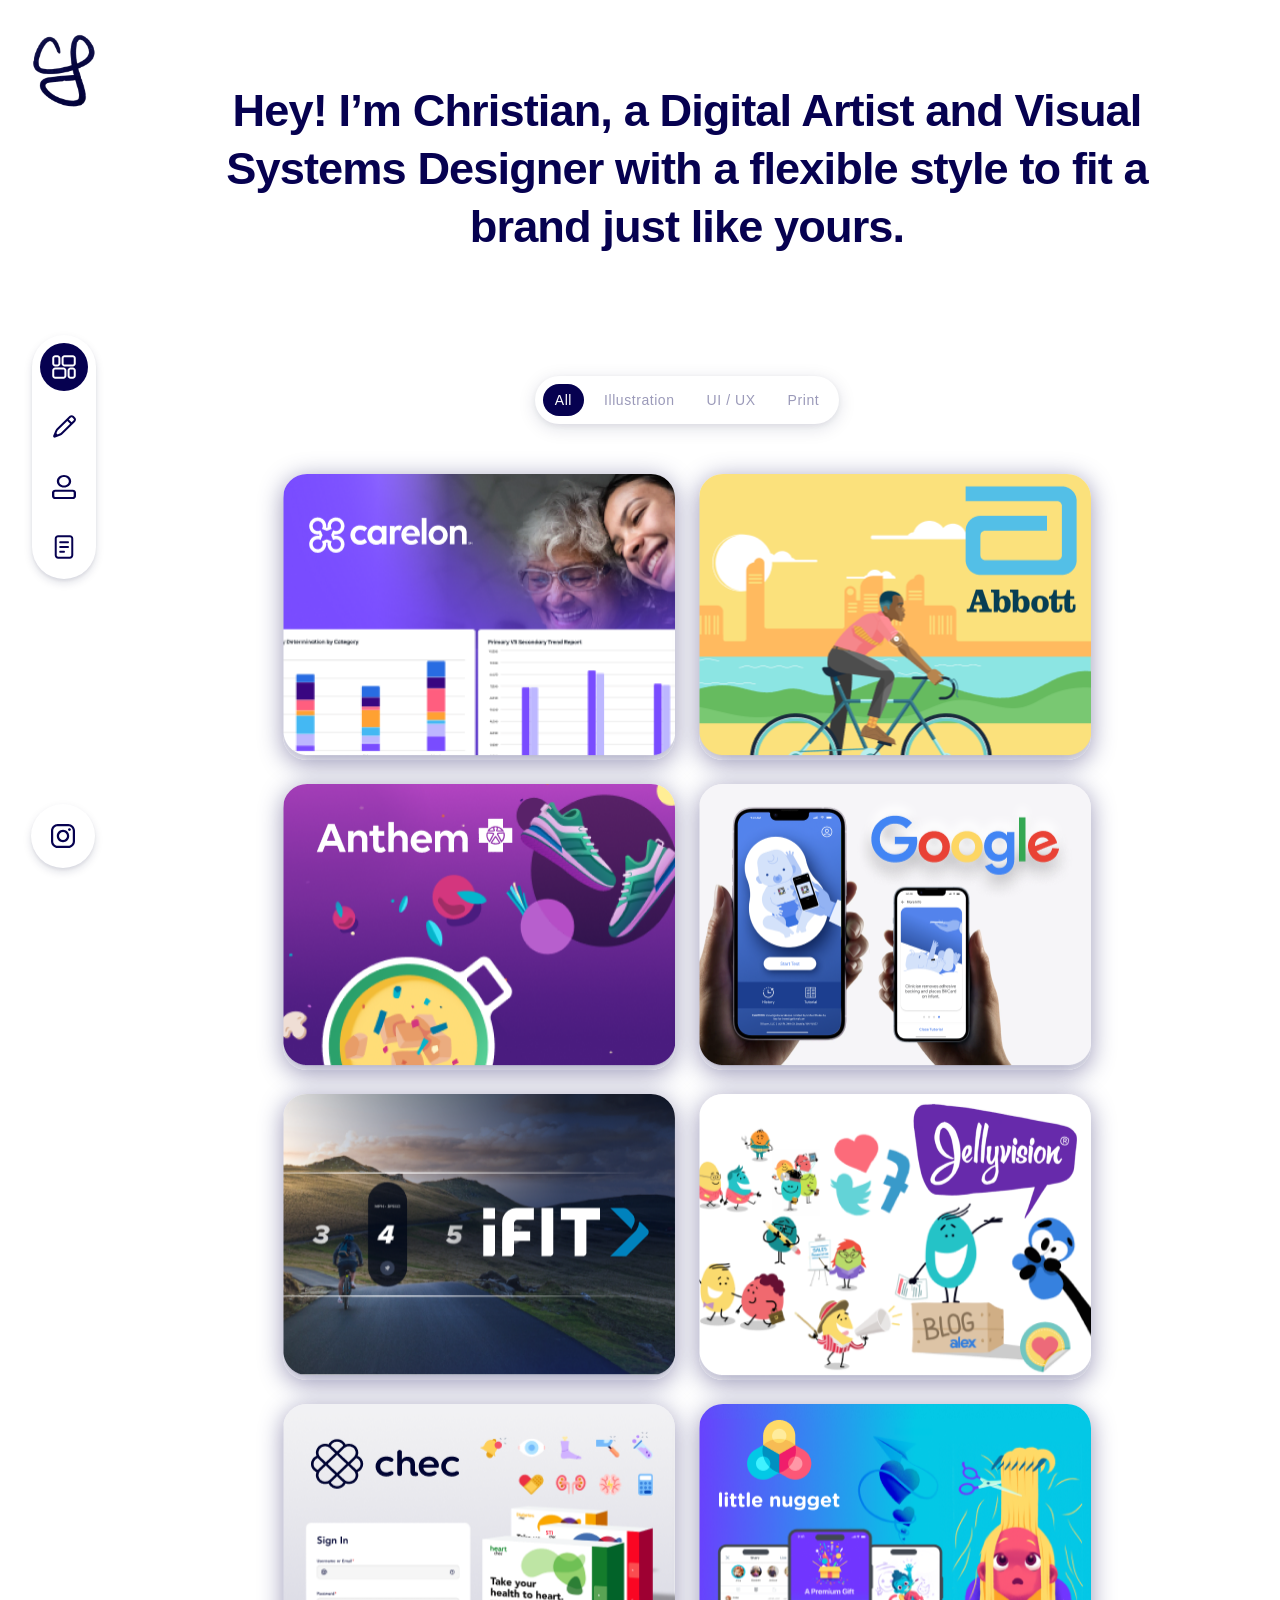
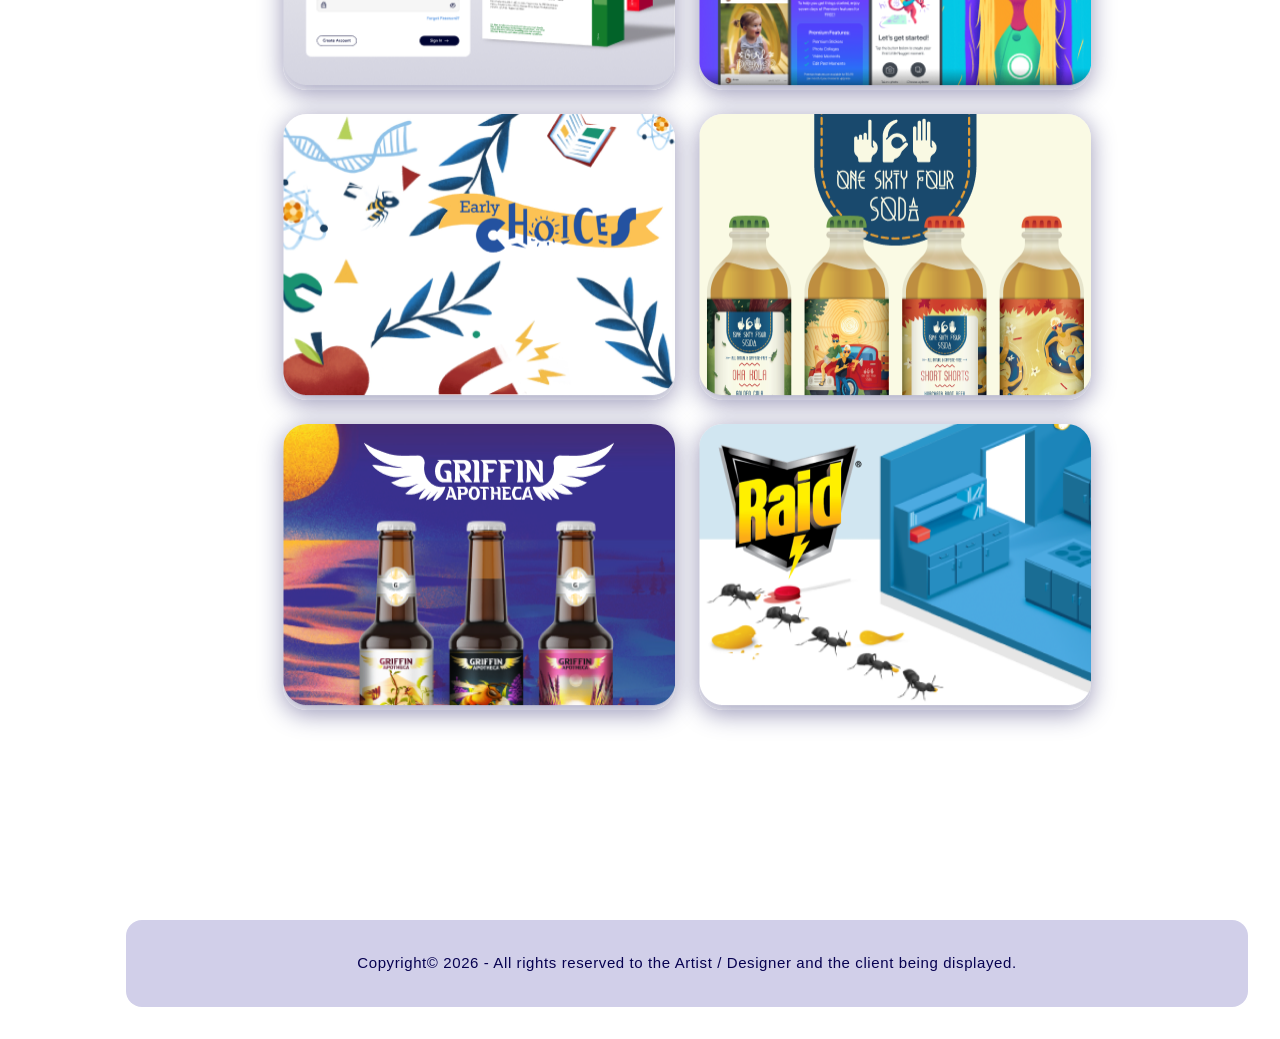
<file: index.html>
<!doctype html>
<html lang="en">
  <head>
    <meta charset="UTF-8" />
    <meta name="viewport" content="width=device-width, initial-scale=1" />
    <meta name="theme-color" content="#060150" />
    <meta
      name="description"
      content="Portfolio of Christian Jackson, a digital artist and visual systems designer."
    />
    <title>Christian Jackson — Digital Artist &amp; Designer</title>
    <link rel="stylesheet" href="./styles.css" />
    <script src="./app.js" defer></script>
  </head>
  <body>
    <div class="page-shell" id="top">
      <aside class="desktop-rail" aria-label="Primary navigation">
        <a class="brand-link" href="#top" aria-label="Christian Jackson home">
          <img src="./public/assets/brand-mark.png" alt="" />
        </a>

        <nav class="rail-navigation" aria-label="Portfolio pages">
          <a class="rail-link is-current" href="#top" aria-label="Work" aria-current="page">
            <img src="./public/assets/icon-work.svg" alt="" />
            <span class="rail-link-label" aria-hidden="true">Work</span>
          </a>
          <a
            class="rail-link"
            href="./personal-art.html"
            aria-label="Personal art"
          >
            <img src="./public/assets/icon-art.svg" alt="" />
            <span class="rail-link-label" aria-hidden="true">Personal art</span>
          </a>
          <a
            class="rail-link"
            href="./about.html#top"
            aria-label="About"
          >
            <img src="./public/assets/icon-about.svg" alt="" />
            <span class="rail-link-label" aria-hidden="true">About</span>
          </a>
          <a
            class="rail-link"
            href="./resume.html#top"
            aria-label="Resume"
          >
            <img src="./public/assets/icon-resume.svg" alt="" />
            <span class="rail-link-label" aria-hidden="true">Resume</span>
          </a>
        </nav>

        <a
          class="instagram-link"
          href="https://www.instagram.com/chrstnjcksn/"
          target="_blank"
          rel="noreferrer"
          aria-label="Instagram (opens in a new tab)"
        >
          <img src="./public/assets/icon-instagram.svg" alt="" />
        </a>
      </aside>

      <main class="page-main">
        <header class="mobile-header">
          <a class="brand-link" href="#top" aria-label="Christian Jackson home">
            <img src="./public/assets/brand-mark.png" alt="" />
          </a>
          <a
            class="mobile-instagram-link"
            href="https://www.instagram.com/chrstnjcksn/"
            target="_blank"
            rel="noreferrer"
            aria-label="Instagram (opens in a new tab)"
          >
            <img src="./public/assets/icon-instagram.svg" alt="" />
          </a>
        </header>

        <section class="intro" aria-labelledby="intro-title">
          <h1 id="intro-title">
            Hey! I’m Christian, a Digital Artist and Visual Systems Designer with a flexible
            style to fit a brand just like yours.
          </h1>
        </section>

        <section class="portfolio" aria-label="Selected portfolio work">
          <div class="portfolio-toolbar">
            <div class="filter-group" role="group" aria-label="Filter projects">
              <button class="filter-button is-active" type="button" data-filter="all" aria-pressed="true">
                All
              </button>
              <button class="filter-button" type="button" data-filter="illustration" aria-pressed="false">
                Illustration
              </button>
              <button class="filter-button" type="button" data-filter="ui-ux" aria-pressed="false">
                UI / UX
              </button>
              <button class="filter-button" type="button" data-filter="print" aria-pressed="false">
                Print
              </button>
            </div>

          </div>

          <div class="project-grid">
            <a
              class="project-card"
              data-categories="ui-ux"
              href="https://www.figma.com/proto/Ycfsfqq2sw6lIhj0z74GxH/Carelon?node-id=194-23791&t=nVogNalwLPpg1bTU-0&scaling=min-zoom&content-scaling=fixed&starting-point-node-id=194%3A23791&page-id=0%3A1"
              aria-label="View Carelon project"
            >
              <img src="./public/assets/carelon.png" alt="Carelon healthcare design project" />
              <span class="card-action">Open Project</span>
            </a>
            <a
              class="project-card"
              data-categories="illustration print"
              href="https://www.figma.com/proto/DMXR2josxTFCoFvsj7856h/Abbott?node-id=0-160&t=x0mxI33OhLtzdItG-0&scaling=min-zoom&content-scaling=fixed&starting-point-node-id=0%3A160&page-id=0%3A1"
              aria-label="View Abbott project"
            >
              <img src="./public/assets/abbott.png" alt="Abbott illustration of a cyclist" />
              <span class="card-action">Open Project</span>
            </a>
            <a
              class="project-card"
              data-categories="illustration ui-ux"
              href="https://www.figma.com/proto/X0etwZMkjWTow7NgfkUlxF/Anthem?node-id=156-1786&t=wwj5QoA6kFIUIMJg-0&scaling=min-zoom&content-scaling=fixed&starting-point-node-id=156%3A1786&page-id=0%3A1"
              aria-label="View Anthem project"
            >
              <img src="./public/assets/anthem.png" alt="Anthem wellness and sneaker illustration" />
              <span class="card-action">Open Project</span>
            </a>
            <a
              class="project-card"
              data-categories="illustration ui-ux"
              href="https://www.figma.com/proto/AqNuVcncSmLTh4AIRzP8dr/Google?node-id=0-197&t=kvEkRzMjVQRXcKtP-0&scaling=min-zoom&content-scaling=fixed&starting-point-node-id=0%3A197&page-id=0%3A1"
              aria-label="View Google project"
            >
              <img src="./public/assets/google.png" alt="Google mobile app design project" />
              <span class="card-action">Open Project</span>
            </a>
            <a
              class="project-card"
              data-categories="ui-ux"
              href="https://www.figma.com/proto/AkduoLYiVMkJeKHpJtl1pP/iFIT?node-id=1-879&t=CVooTJdBm93x4Bwc-0&scaling=min-zoom&content-scaling=fixed&starting-point-node-id=1%3A879&page-id=0%3A1"
              aria-label="View iFIT project"
            >
              <img src="./public/assets/ifit.png" alt="iFIT fitness experience design project" />
              <span class="card-action">Open Project</span>
            </a>
            <a
              class="project-card"
              data-categories="illustration"
              href="https://www.figma.com/proto/nmT6mH8jTprGxqGfpNTpkm/Jelly-Vision?node-id=1-141&t=tAdtORb9gJsAL7nx-0&scaling=min-zoom&content-scaling=fixed&starting-point-node-id=1%3A141&page-id=0%3A1"
              aria-label="View Jelly Vision project"
            >
              <img src="./public/assets/jelly-vision.png" alt="Jelly Vision character illustration" />
              <span class="card-action">Open Project</span>
            </a>
            <a
              class="project-card"
              data-categories="illustration ui-ux"
              href="https://www.figma.com/proto/8DpnTSYFTFlyDDpzj58jg6/Chec?node-id=1-5746&t=FSy0Ow5GFrpwWudH-0&scaling=min-zoom&content-scaling=fixed&starting-point-node-id=1%3A5746&page-id=0%3A1"
              aria-label="View Chec project"
            >
              <img src="./public/assets/chec.png" alt="Chec health product and identity design" />
              <span class="card-action">Open Project</span>
            </a>
            <a
              class="project-card"
              data-categories="illustration ui-ux"
              href="https://www.figma.com/proto/UfqMHDL0XxAZz4J1wcuqyW/Little-Nugget?node-id=1-151&t=R2xpsVCAoVg62d7D-0&scaling=min-zoom&content-scaling=fixed&starting-point-node-id=1%3A151&page-id=0%3A1"
              aria-label="View Little Nugget project"
            >
              <img src="./public/assets/little-nugget.png" alt="Little Nugget family app and character design" />
              <span class="card-action">Open Project</span>
            </a>
            <a
              class="project-card"
              data-categories="illustration print"
              href="https://www.figma.com/proto/MZN3j5BAENmOjSlboEwUUU/Early-Choices?node-id=0-143&t=Y4B8Lw84MnhTXz2A-0&scaling=min-zoom&content-scaling=fixed&starting-point-node-id=0%3A143&page-id=0%3A1"
              aria-label="View Early Choices project"
            >
              <img src="./public/assets/early-choices.png" alt="Early Choices educational illustration" />
              <span class="card-action">Open Project</span>
            </a>
            <a
              class="project-card"
              data-categories="illustration print"
              href="https://www.figma.com/proto/jUMEBs3OmFe4vowcQhsxch/164-Soda?node-id=1-158&t=6L7mpv2sQGHfDlVy-0&scaling=min-zoom&content-scaling=fixed&starting-point-node-id=1%3A158&page-id=0%3A1"
              aria-label="View 164 Soda project"
            >
              <img src="./public/assets/164-soda.png" alt="164 Soda packaging design and illustrations" />
              <span class="card-action">Open Project</span>
            </a>
            <a
              class="project-card"
              data-categories="illustration print"
              href="https://www.figma.com/proto/drbEALwf1lQnxTVrUy7KQt/Griffin-Apotheca?node-id=1-141&t=0FbaJv2sz6baedCN-0&scaling=min-zoom&content-scaling=fixed&starting-point-node-id=1%3A141&page-id=0%3A1"
              aria-label="View Griffin Apotheca project"
            >
              <img src="./public/assets/griffin-apotheca.png" alt="Griffin Apotheca beverage packaging design" />
              <span class="card-action">Open Project</span>
            </a>
            <a
              class="project-card"
              data-categories="illustration"
              href="https://www.figma.com/proto/irKXSBz7gsSdGCLuxTplmu/Raid?node-id=1-140&t=TKukCNHpVzEBAvCp-0&scaling=min-zoom&content-scaling=fixed&starting-point-node-id=1%3A140&page-id=0%3A1"
              aria-label="View Raid project"
            >
              <img src="./public/assets/raid.png" alt="Raid pest control campaign illustration" />
              <span class="card-action">Open Project</span>
            </a>
          </div>
        </section>

        <footer class="site-footer">
          <p>Copyright© 2026 - All rights reserved to the Artist / Designer and the client being displayed.</p>
        </footer>
      </main>

      <nav class="mobile-rail-navigation" aria-label="Portfolio pages">
        <a class="mobile-rail-link is-current" href="#top" aria-label="Work" aria-current="page">
          <img src="./public/assets/icon-work.svg" alt="" />
        </a>
        <a
          class="mobile-rail-link"
          href="./personal-art.html"
          aria-label="Personal art"
        >
          <img src="./public/assets/icon-art.svg" alt="" />
        </a>
        <a
          class="mobile-rail-link"
          href="./about.html#top"
          aria-label="About"
        >
          <img src="./public/assets/icon-about.svg" alt="" />
        </a>
        <a
          class="mobile-rail-link"
          href="./resume.html#top"
          aria-label="Resume"
        >
          <img src="./public/assets/icon-resume.svg" alt="" />
        </a>
      </nav>
    </div>
  </body>
</html>
</file>
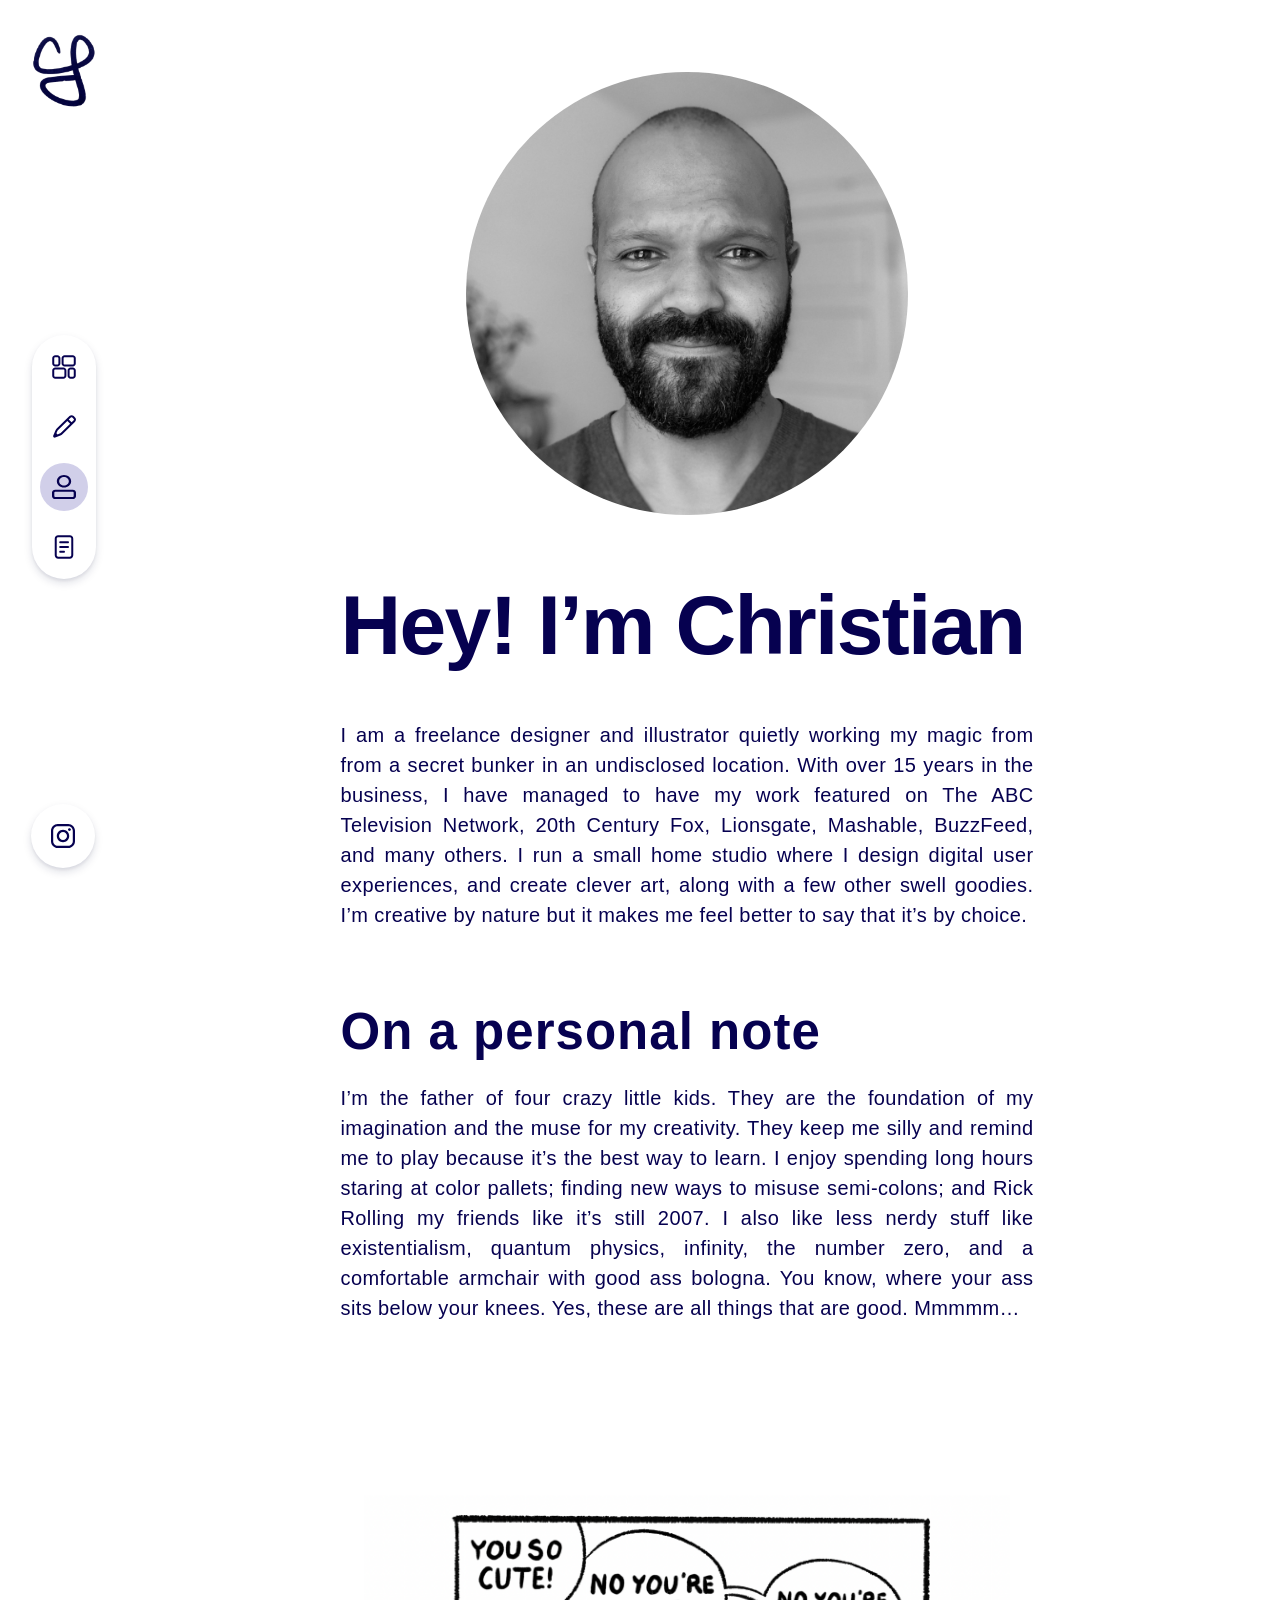
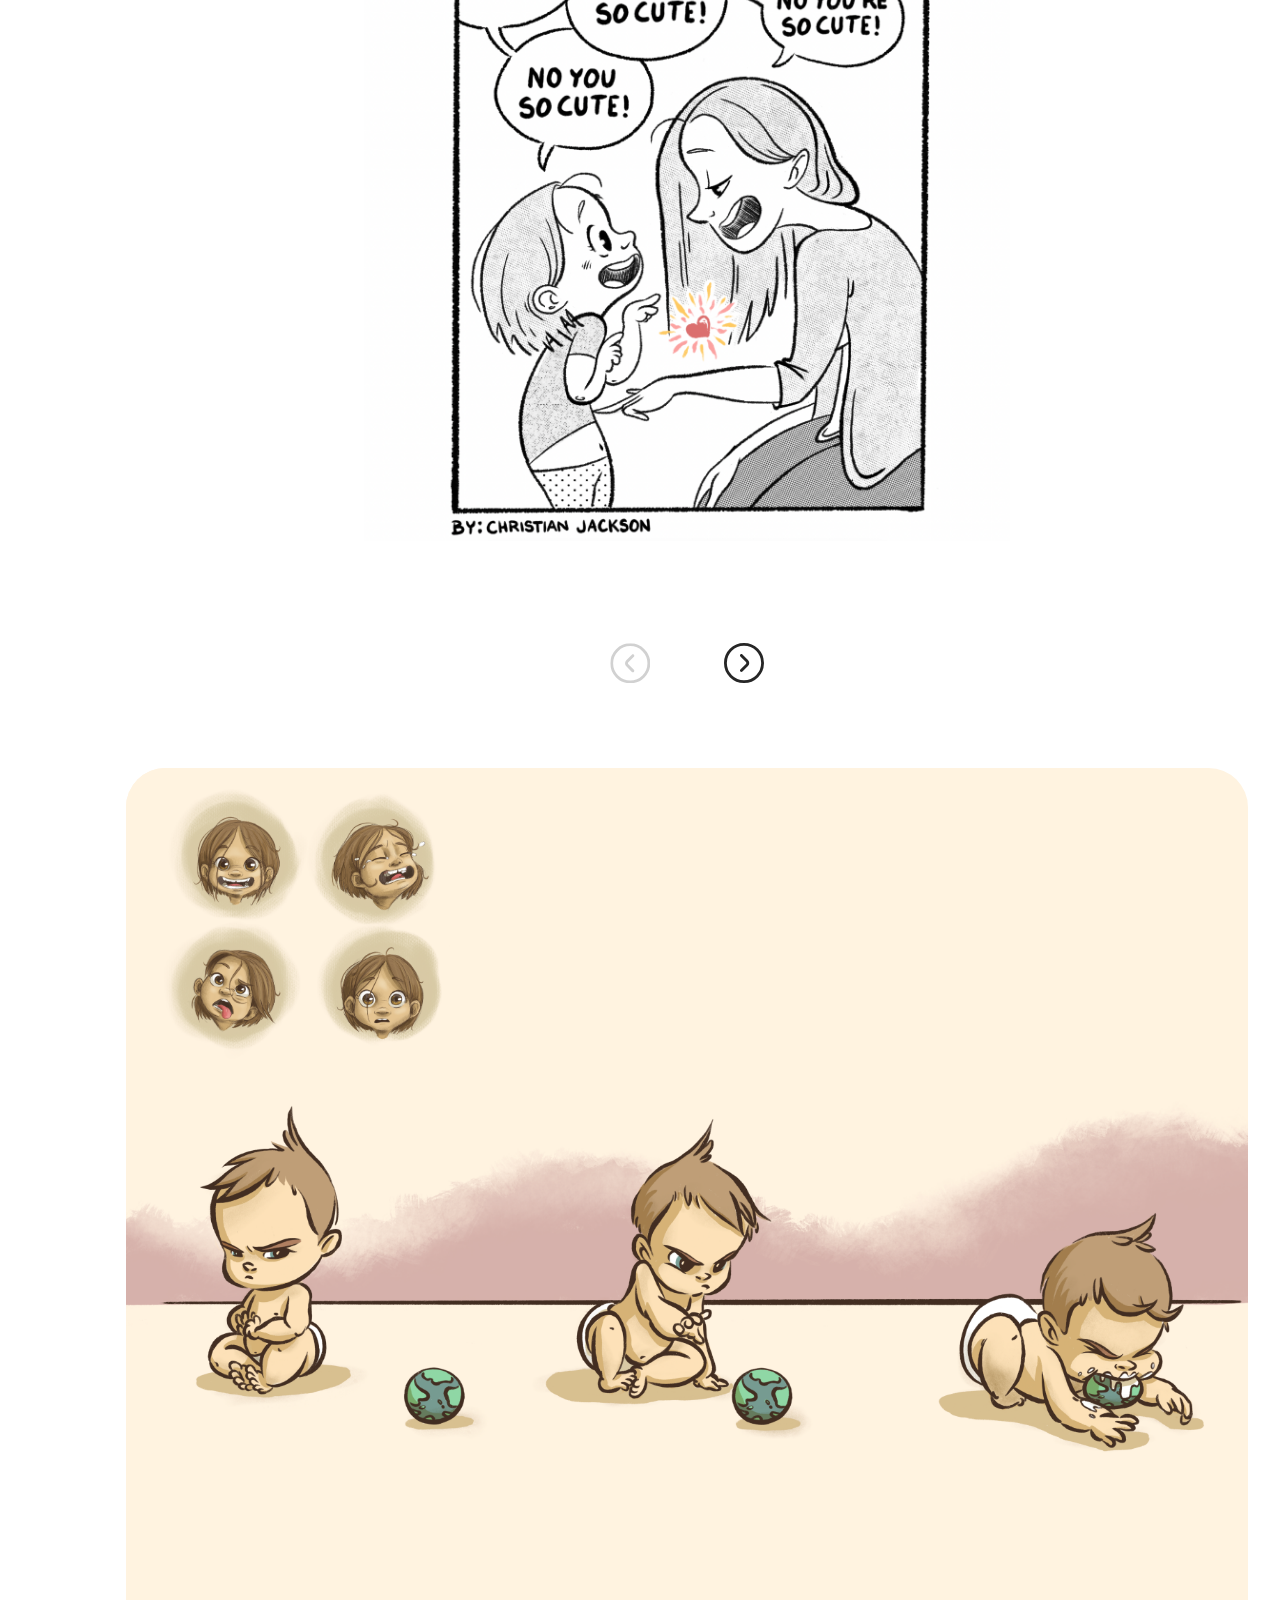
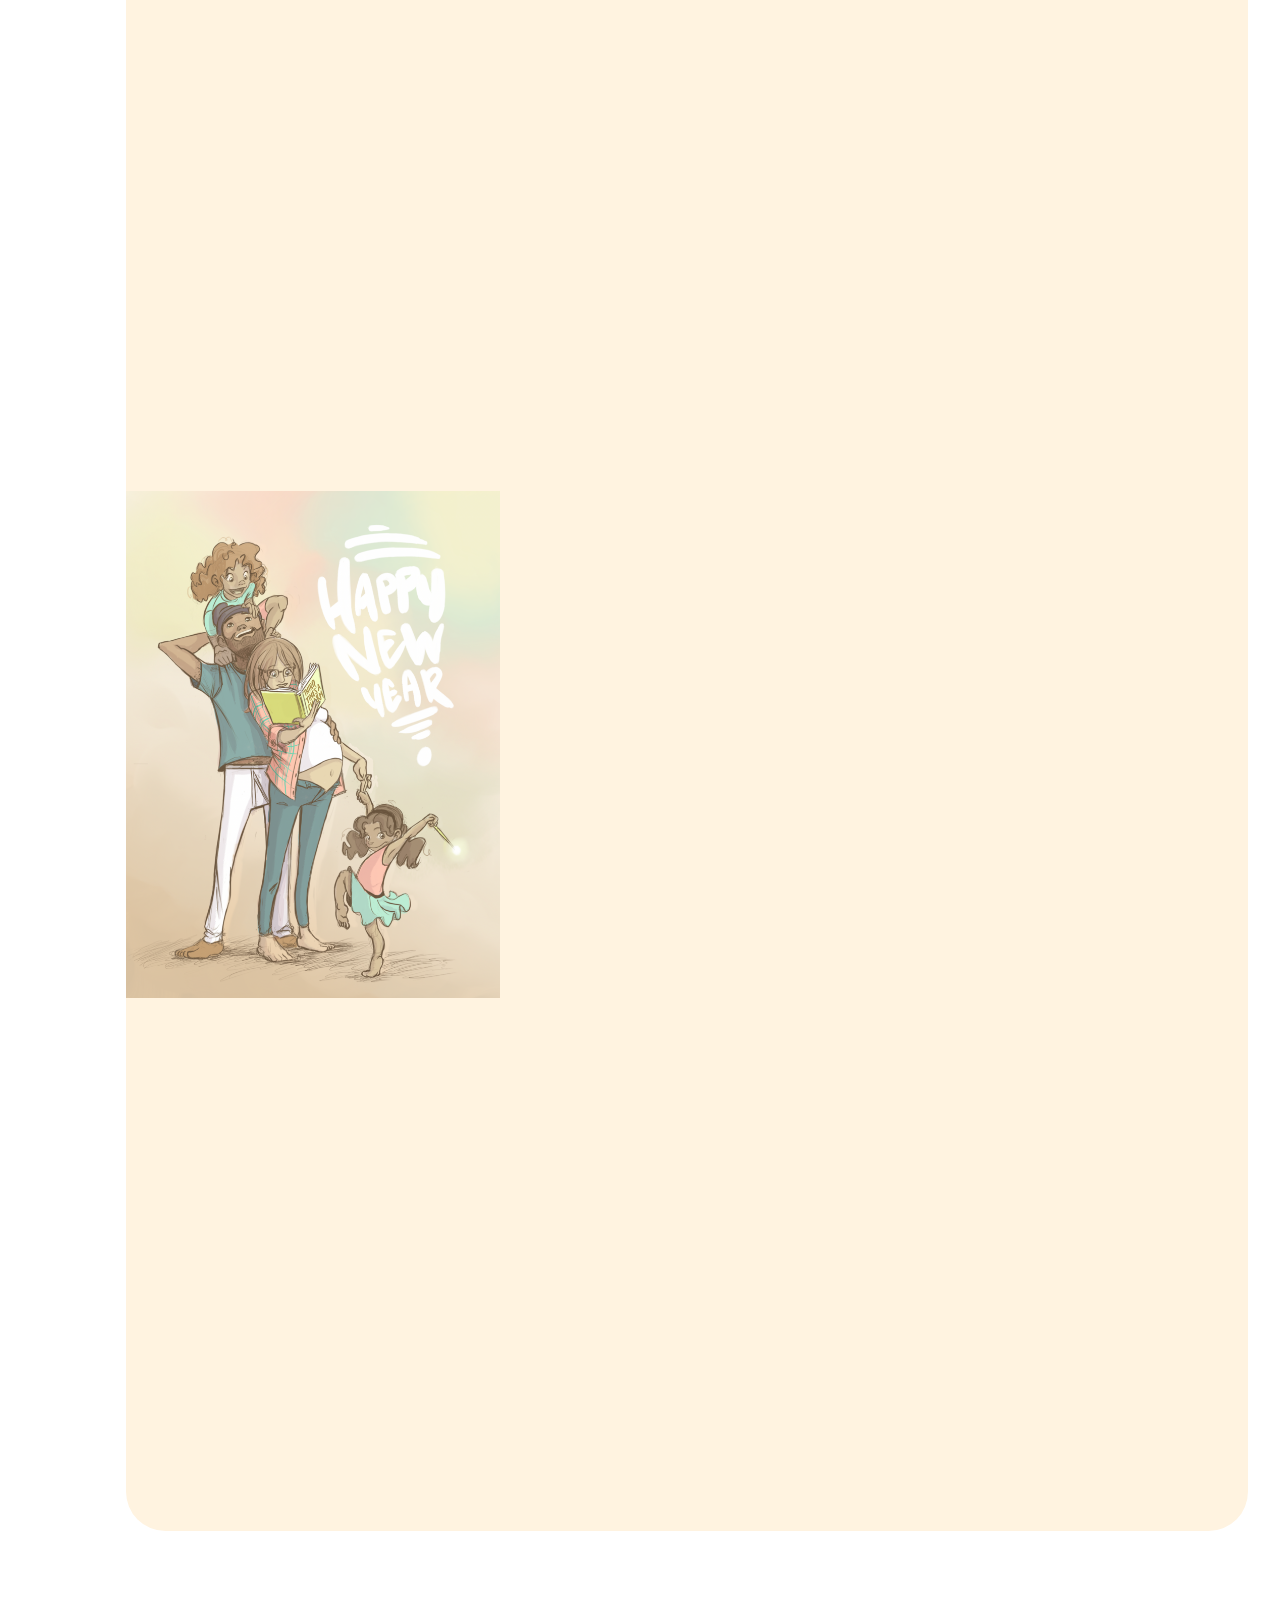
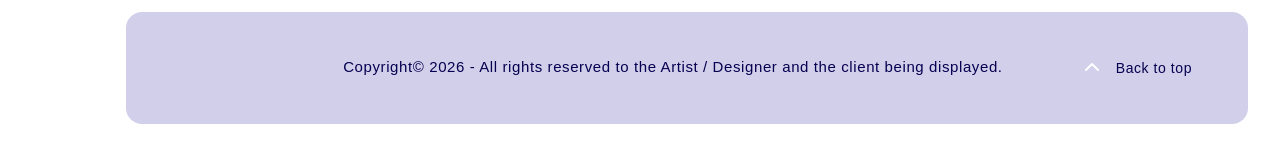
<file: about.html>
<!doctype html>
<html lang="en">
  <head>
    <meta charset="UTF-8" />
    <meta name="viewport" content="width=device-width, initial-scale=1" />
    <meta name="theme-color" content="#060150" />
    <meta
      name="description"
      content="Learn about Christian Jackson, a freelance designer, illustrator, and father."
    />
    <title>About — Christian Jackson</title>
    <link rel="stylesheet" href="./styles.css" />
    <link rel="stylesheet" href="./about.css" />
    <script src="./app.js" defer></script>
  </head>
  <body class="about-page">
    <div class="page-shell" id="top">
      <aside class="desktop-rail" aria-label="Primary navigation">
        <a class="brand-link" href="./index.html#top" aria-label="Christian Jackson home">
          <img src="./public/assets/brand-mark.png" alt="" />
        </a>

        <nav class="rail-navigation" aria-label="Portfolio pages">
          <a class="rail-link" href="./index.html#top" aria-label="Work">
            <img src="./public/assets/icon-work.svg" alt="" />
            <span class="rail-link-label" aria-hidden="true">Work</span>
          </a>
          <a class="rail-link" href="./personal-art.html#top" aria-label="Personal art">
            <img src="./public/assets/icon-art.svg" alt="" />
            <span class="rail-link-label" aria-hidden="true">Personal art</span>
          </a>
          <a
            class="rail-link is-current"
            href="./about.html#top"
            aria-label="About"
            aria-current="page"
          >
            <img src="./public/assets/icon-about.svg" alt="" />
            <span class="rail-link-label" aria-hidden="true">About</span>
          </a>
          <a
            class="rail-link"
            href="./resume.html#top"
            aria-label="Resume"
          >
            <img src="./public/assets/icon-resume.svg" alt="" />
            <span class="rail-link-label" aria-hidden="true">Resume</span>
          </a>
        </nav>

        <a
          class="instagram-link"
          href="https://www.instagram.com/chrstnjcksn/"
          target="_blank"
          rel="noreferrer"
          aria-label="Instagram (opens in a new tab)"
        >
          <img src="./public/assets/icon-instagram.svg" alt="" />
        </a>
      </aside>

      <main class="page-main about-main">
        <header class="mobile-header">
          <a class="brand-link" href="./index.html#top" aria-label="Christian Jackson home">
            <img src="./public/assets/brand-mark.png" alt="" />
          </a>
          <a
            class="mobile-instagram-link"
            href="https://www.instagram.com/chrstnjcksn/"
            target="_blank"
            rel="noreferrer"
            aria-label="Instagram (opens in a new tab)"
          >
            <img src="./public/assets/icon-instagram.svg" alt="" />
          </a>
        </header>

        <div class="about-page-content">
          <section class="about-story" aria-labelledby="about-title">
            <div class="about-profile-photo">
              <img
                src="./public/assets/about/profile.jpg"
                alt="Portrait of Christian Jackson"
                fetchpriority="high"
              />
            </div>

            <div class="about-copy">
              <h1 id="about-title">Hey! I’m Christian</h1>
              <p>
                I am a freelance designer and illustrator quietly working my magic from from a
                secret bunker in an undisclosed location. With over 15 years in the business, I
                have managed to have my work featured on The ABC Television Network, 20th Century
                Fox, Lionsgate, Mashable, BuzzFeed, and many others. I run a small home studio
                where I design digital user experiences, and create clever art, along with a few
                other swell goodies. I’m creative by nature but it makes me feel better to say
                that it’s by choice.
              </p>

              <h2>On a personal note</h2>
              <p>
                I’m the father of four crazy little kids. They are the foundation of my imagination
                and the muse for my creativity. They keep me silly and remind me to play because
                it’s the best way to learn. I enjoy spending long hours staring at color pallets;
                finding new ways to misuse semi-colons; and Rick Rolling my friends like it’s still
                2007. I also like less nerdy stuff like existentialism, quantum physics, infinity,
                the number zero, and a comfortable armchair with good ass bologna. You know, where
                your ass sits below your knees. Yes, these are all things that are good. Mmmmm…
              </p>
            </div>
          </section>

          <section class="about-drawings" aria-label="Drawings of my favorite people">
            <div
              class="about-carousel"
              data-about-carousel
              role="region"
              aria-roledescription="carousel"
              aria-label="Drawings of my favorite people"
              tabindex="0"
            >
              <div class="about-carousel-viewport">
                <div class="about-carousel-track" data-carousel-track>
                  <figure class="about-carousel-slide" role="group" aria-roledescription="slide" aria-label="1 of 5">
                    <img
                      src="./public/assets/about/carousel-01.png"
                      alt="Comic illustration of Christian and a child sharing a playful moment"
                    />
                  </figure>
                  <figure class="about-carousel-slide" role="group" aria-roledescription="slide" aria-label="2 of 5" aria-hidden="true">
                    <img
                      src="./public/assets/about/carousel-02.png"
                      alt="Comic illustration of a father and child in the kitchen"
                      loading="lazy"
                    />
                  </figure>
                  <figure class="about-carousel-slide" role="group" aria-roledescription="slide" aria-label="3 of 5" aria-hidden="true">
                    <img
                      src="./public/assets/about/carousel-03.png"
                      alt="Illustration of Christian cooking"
                      loading="lazy"
                    />
                  </figure>
                  <figure class="about-carousel-slide" role="group" aria-roledescription="slide" aria-label="4 of 5" aria-hidden="true">
                    <img
                      src="./public/assets/about/carousel-04.png"
                      alt="Comic panel of Christian and his family"
                      loading="lazy"
                    />
                  </figure>
                  <figure class="about-carousel-slide" role="group" aria-roledescription="slide" aria-label="5 of 5" aria-hidden="true">
                    <img
                      src="./public/assets/about/carousel-05.png"
                      alt="A tall comic illustration about family life"
                      loading="lazy"
                    />
                  </figure>
                </div>
              </div>

              <div class="about-carousel-controls">
                <button
                  class="about-carousel-control about-carousel-control--previous"
                  type="button"
                  data-carousel-previous
                  aria-label="Previous drawing"
                  disabled
                >
                  <img
                    src="./public/assets/about/carousel-previous.svg"
                    data-active-icon="./public/assets/about/carousel-next.svg"
                    data-disabled-icon="./public/assets/about/carousel-previous.svg"
                    alt=""
                  />
                </button>
                <button
                  class="about-carousel-control"
                  type="button"
                  data-carousel-next
                  aria-label="Next drawing"
                >
                  <img
                    src="./public/assets/about/carousel-next.svg"
                    data-active-icon="./public/assets/about/carousel-next.svg"
                    data-disabled-icon="./public/assets/about/carousel-previous.svg"
                    alt=""
                  />
                </button>
              </div>
              <span class="about-carousel-status" data-carousel-status aria-live="polite">
                Slide 1 of 5
              </span>
            </div>
          </section>

          <section class="about-family-gallery" aria-label="Family illustrations">
            <div class="about-gallery-row about-gallery-row--top">
              <figure class="about-artwork about-artwork--landscape about-artwork--crop-01">
                <img
                  src="./public/assets/about/gallery-01.png"
                  alt="Collection of illustrated family portraits"
                  loading="lazy"
                  decoding="async"
                />
              </figure>
              <figure class="about-artwork about-artwork--landscape about-artwork--crop-02">
                <img
                  src="./public/assets/about/gallery-02.png"
                  alt="Illustrated portraits of a father and children"
                  loading="lazy"
                  decoding="async"
                />
              </figure>
              <figure class="about-artwork about-artwork--landscape about-artwork--crop-03">
                <img
                  src="./public/assets/about/gallery-03.png"
                  alt="Playful illustrated family portraits"
                  loading="lazy"
                  decoding="async"
                />
              </figure>
            </div>

            <figure class="about-artwork about-artwork--wide">
              <img
                src="./public/assets/about/gallery-04-wide.png"
                alt="Children playing together in a family illustration"
                loading="lazy"
                decoding="async"
              />
            </figure>

            <div class="about-gallery-row about-gallery-row--second">
              <figure class="about-artwork about-artwork--crop-05">
                <img
                  src="./public/assets/about/gallery-05.png"
                  alt="A child dressed for winter"
                  loading="lazy"
                  decoding="async"
                />
              </figure>
              <figure class="about-artwork about-artwork--crop-06">
                <img
                  src="./public/assets/about/gallery-06.png"
                  alt="Father and children sitting together"
                  loading="lazy"
                  decoding="async"
                />
              </figure>
              <figure class="about-artwork">
                <img
                  src="./public/assets/about/gallery-07.png"
                  alt="A child in a colorful costume"
                  loading="lazy"
                  decoding="async"
                />
              </figure>
            </div>

            <div class="about-gallery-row about-gallery-row--third">
              <figure class="about-artwork">
                <img
                  src="./public/assets/about/gallery-08.png"
                  alt="Happy New Year family illustration"
                  loading="lazy"
                  decoding="async"
                />
              </figure>
              <figure class="about-artwork">
                <img
                  src="./public/assets/about/gallery-09.png"
                  alt="Whimsical character dancing"
                  loading="lazy"
                  decoding="async"
                />
              </figure>
              <figure class="about-artwork">
                <img
                  src="./public/assets/about/gallery-10.png"
                  alt="Family walking together in a forest"
                  loading="lazy"
                  decoding="async"
                />
              </figure>
            </div>

            <div class="about-gallery-row about-gallery-row--fourth">
              <figure class="about-artwork">
                <img
                  src="./public/assets/about/gallery-11.png"
                  alt="Parents and children hugging"
                  loading="lazy"
                  decoding="async"
                />
              </figure>
              <figure class="about-artwork">
                <img
                  src="./public/assets/about/gallery-12.png"
                  alt="A colorful portrait of a woman with pink hair"
                  loading="lazy"
                  decoding="async"
                />
              </figure>
              <figure class="about-artwork about-artwork--crop-13">
                <img
                  src="./public/assets/about/gallery-13.png"
                  alt="Playful family acrobatics"
                  loading="lazy"
                  decoding="async"
                />
              </figure>
            </div>
          </section>

          <footer class="site-footer about-footer">
            <p>
              Copyright© 2026 - All rights reserved to the Artist / Designer and the client being
              displayed.
            </p>
            <a class="about-back-to-top" href="#top">
              <img src="./public/assets/personal-art/back-to-top.svg" alt="" />
              <span>Back to top</span>
            </a>
          </footer>
        </div>
      </main>

      <nav class="mobile-rail-navigation" aria-label="Portfolio pages">
        <a class="mobile-rail-link" href="./index.html#top" aria-label="Work">
          <img src="./public/assets/icon-work.svg" alt="" />
        </a>
        <a class="mobile-rail-link" href="./personal-art.html#top" aria-label="Personal art">
          <img src="./public/assets/icon-art.svg" alt="" />
        </a>
        <a
          class="mobile-rail-link is-current"
          href="./about.html#top"
          aria-label="About"
          aria-current="page"
        >
          <img src="./public/assets/icon-about.svg" alt="" />
        </a>
        <a
          class="mobile-rail-link"
          href="./resume.html#top"
          aria-label="Resume"
        >
          <img src="./public/assets/icon-resume.svg" alt="" />
        </a>
      </nav>
    </div>
  </body>
</html>
</file>
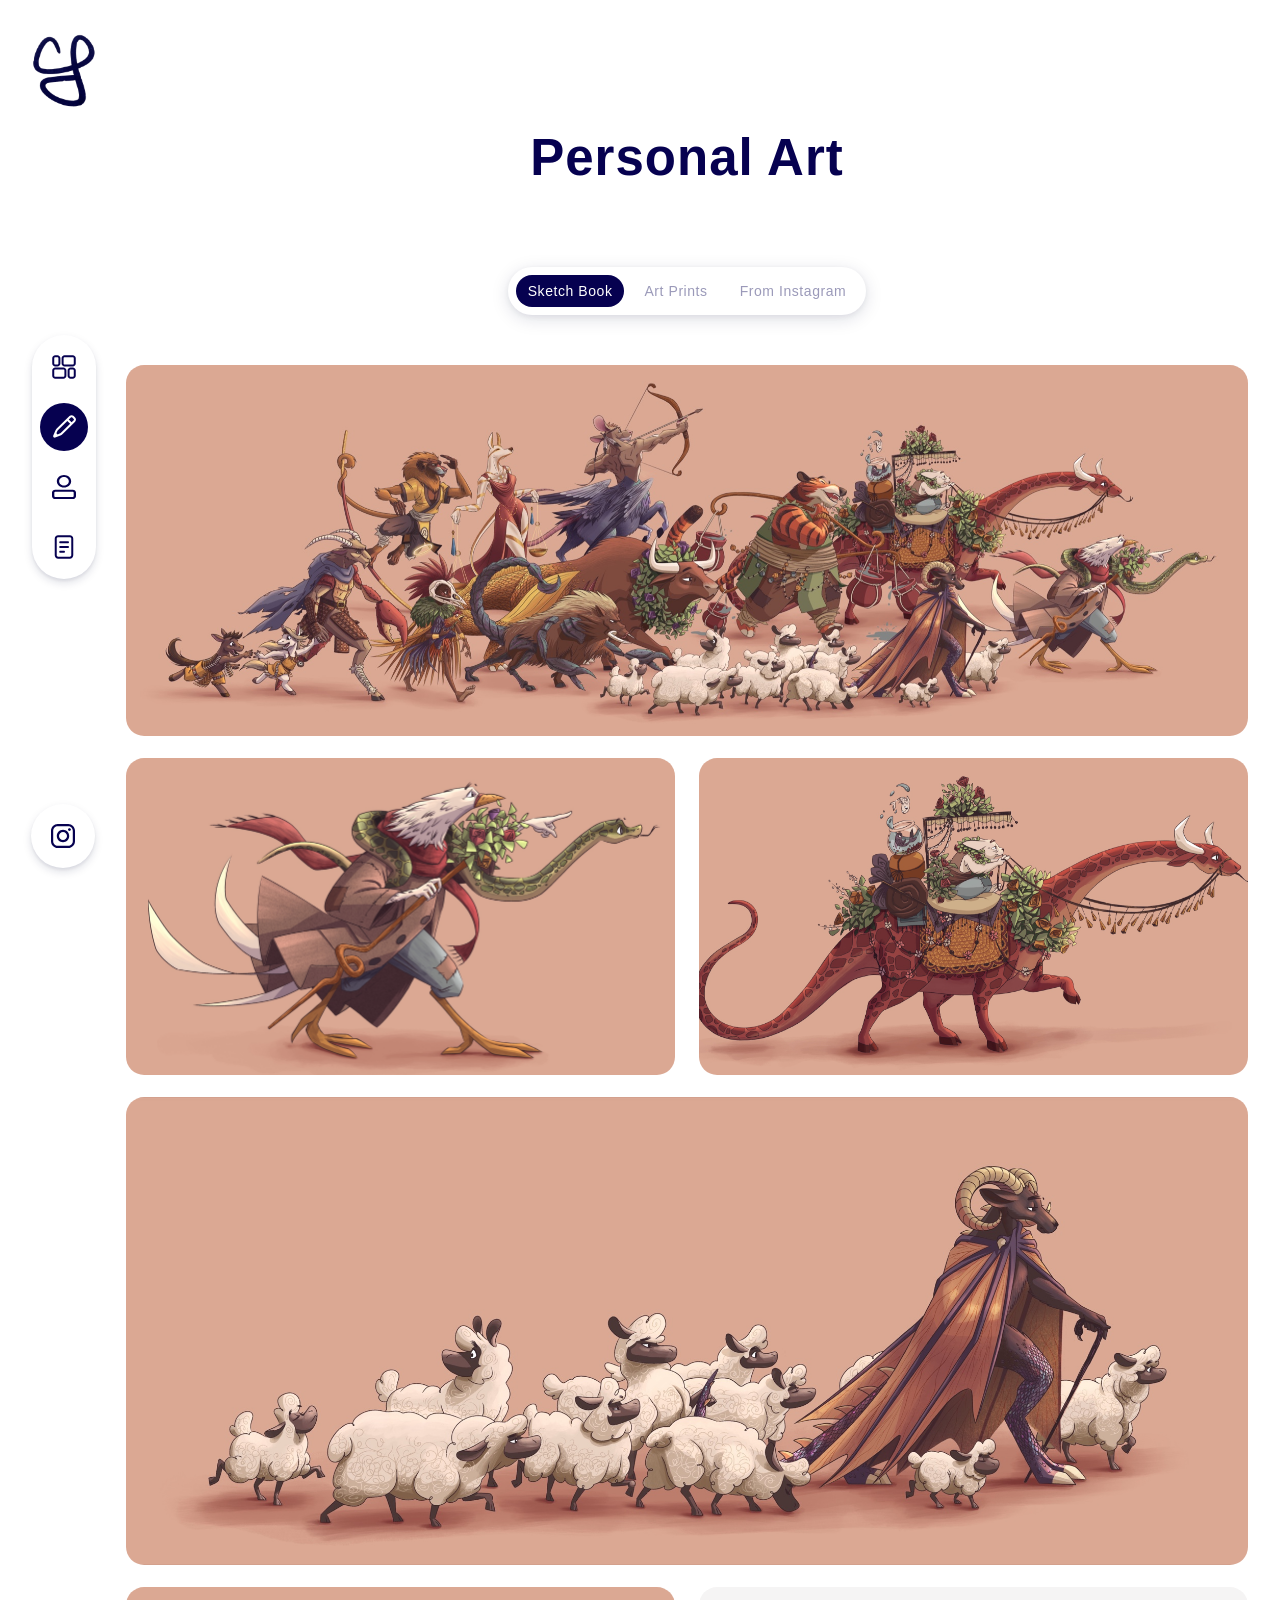
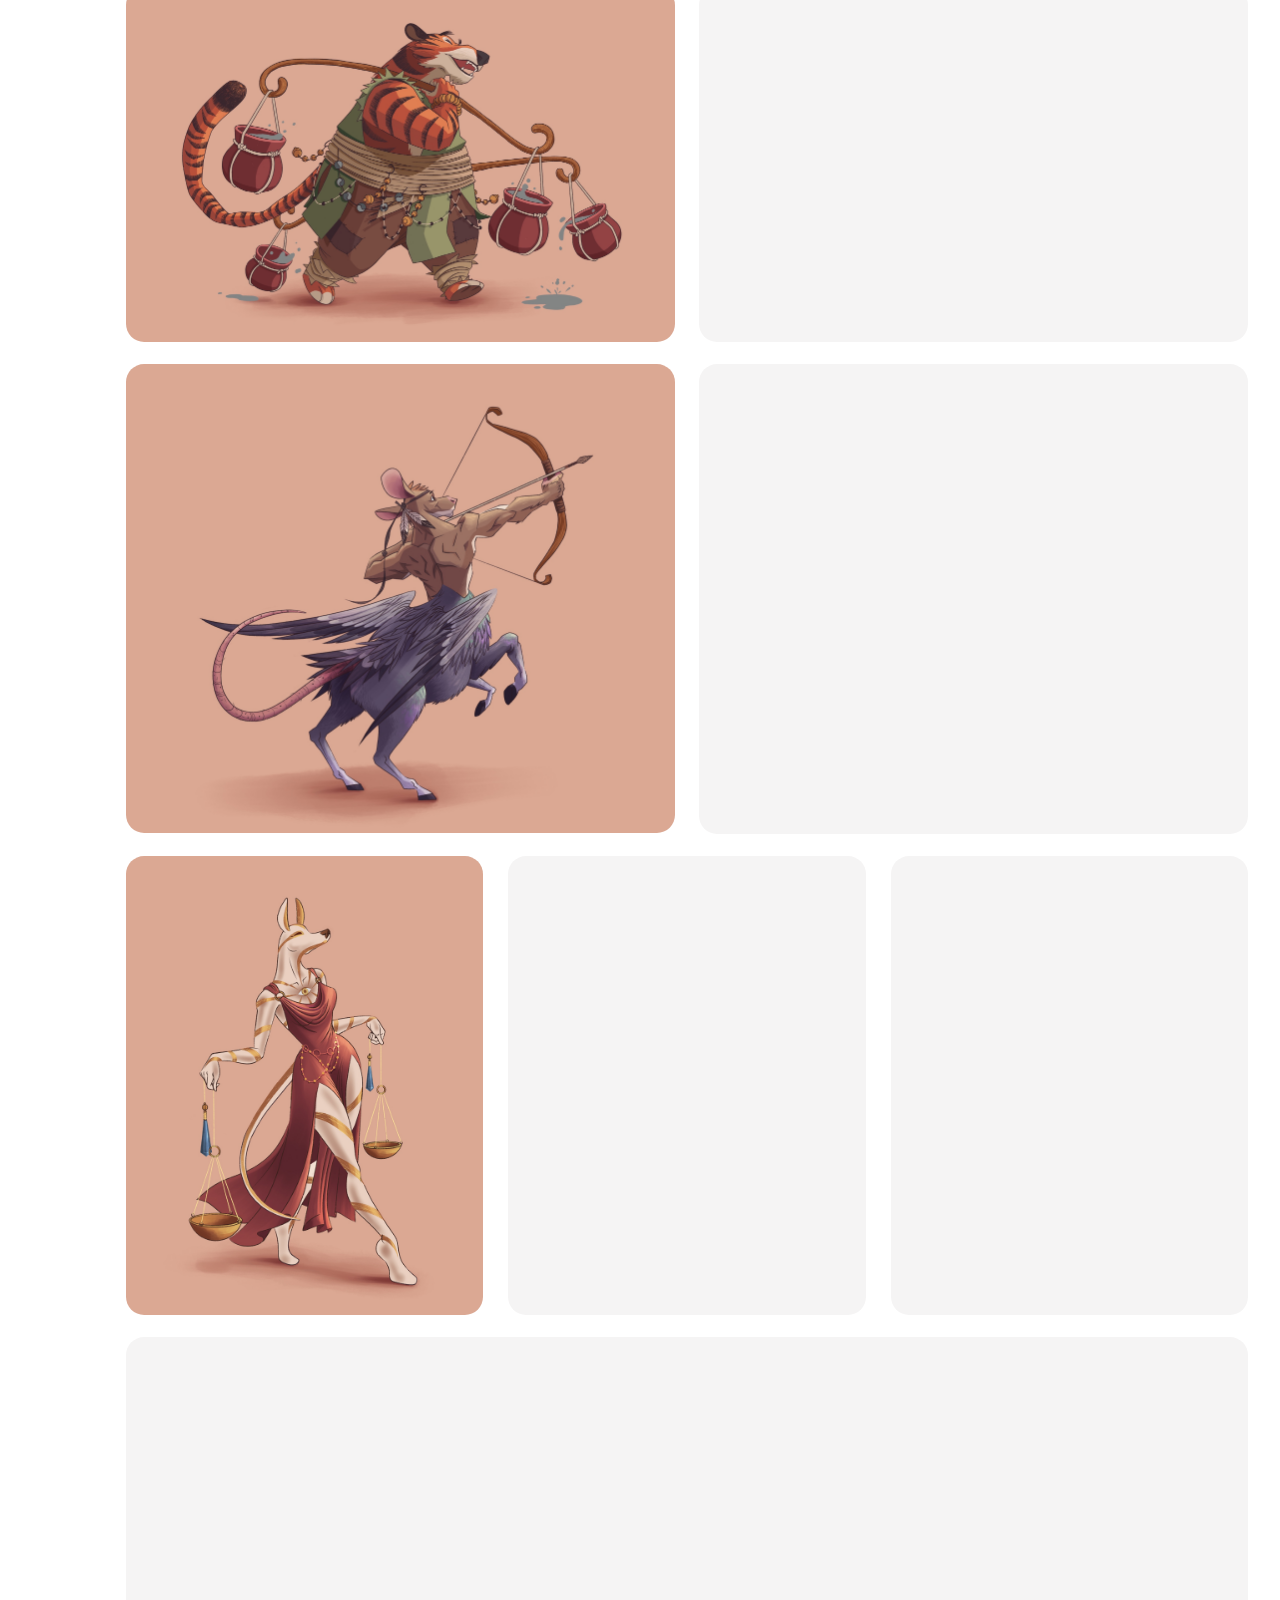
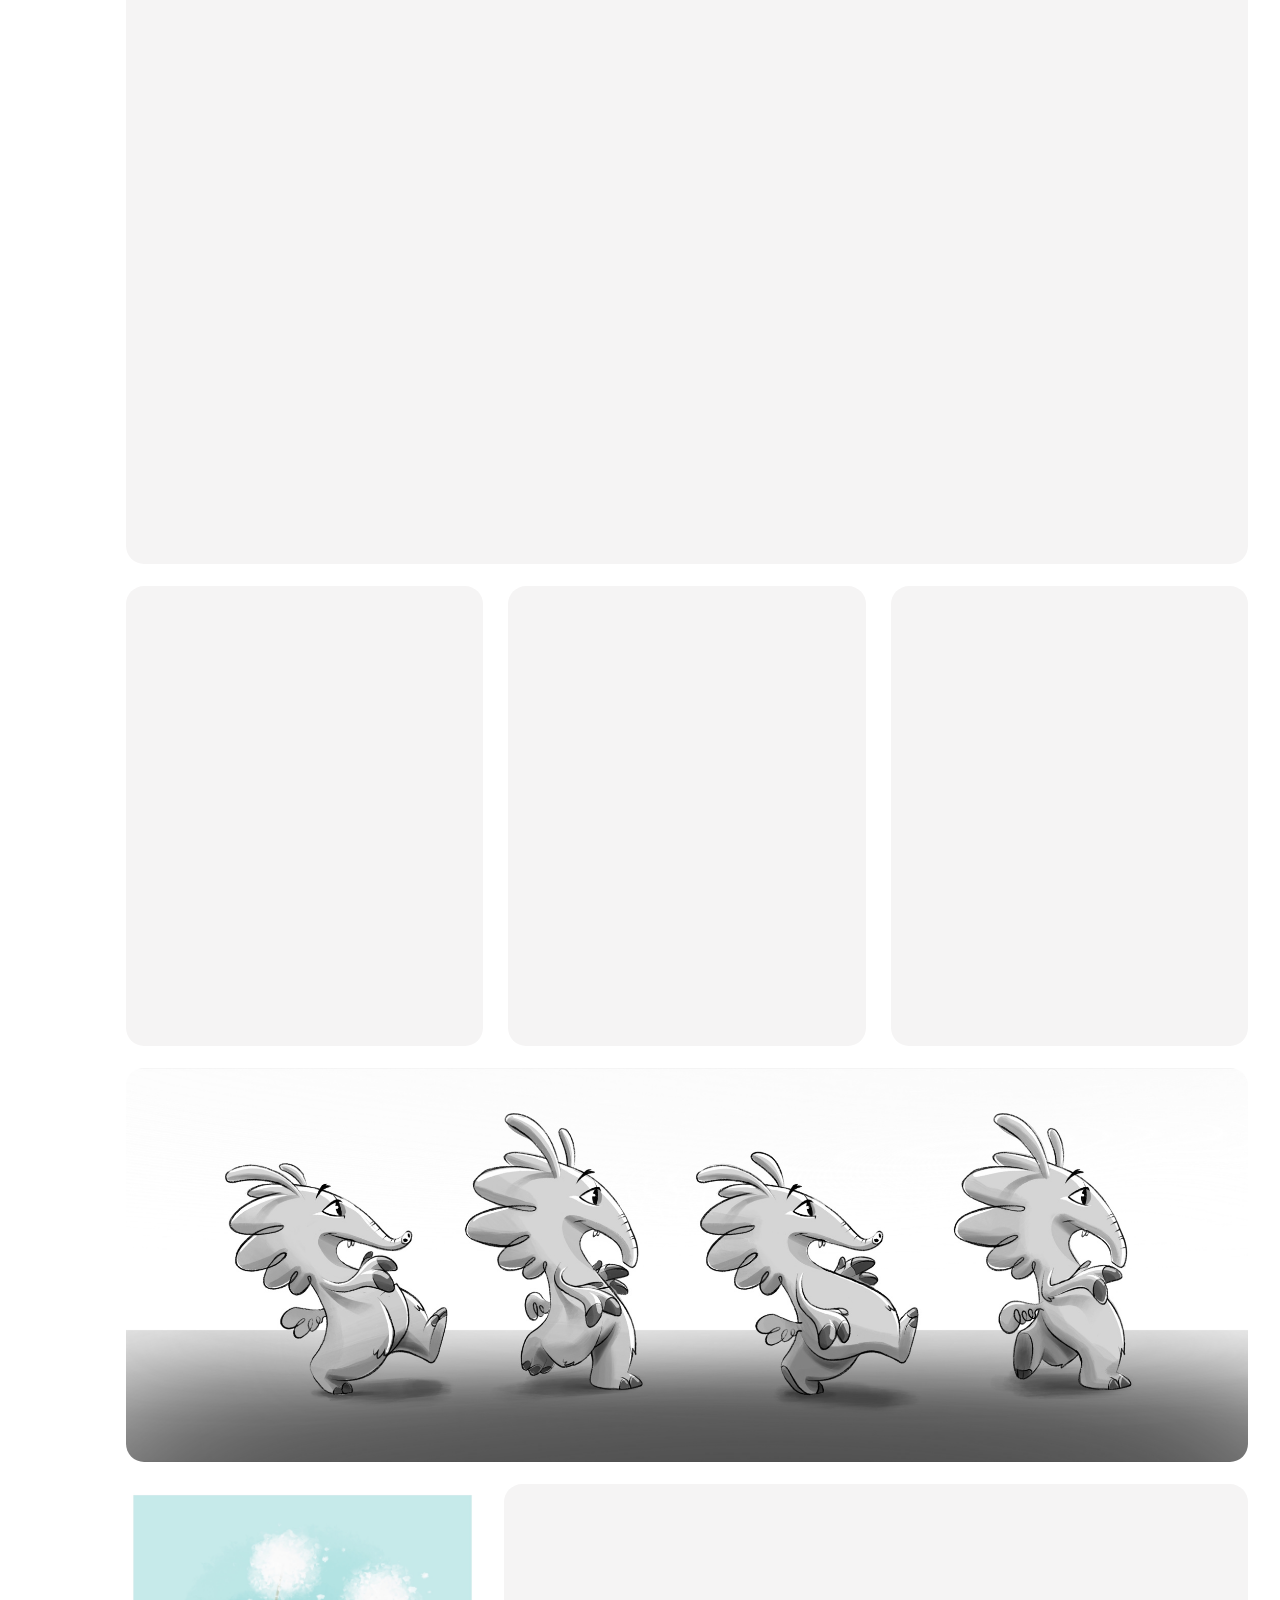
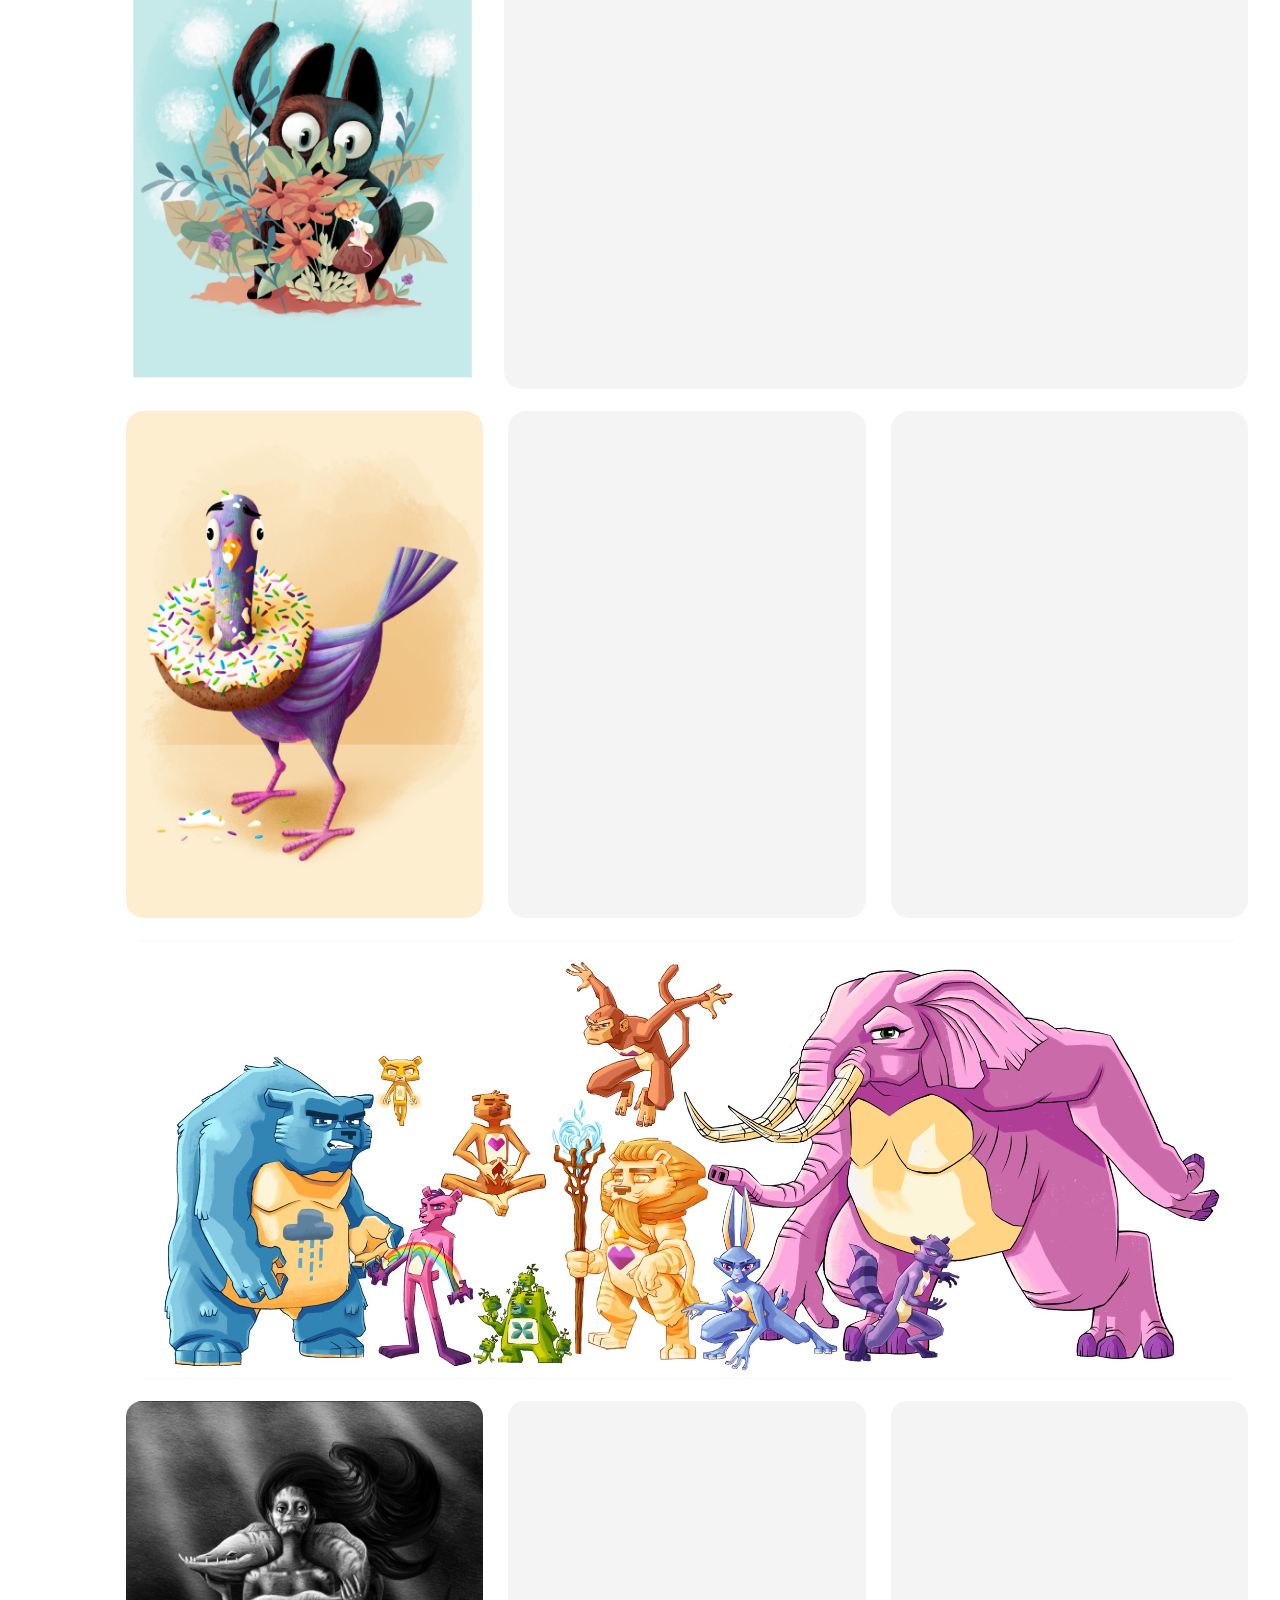
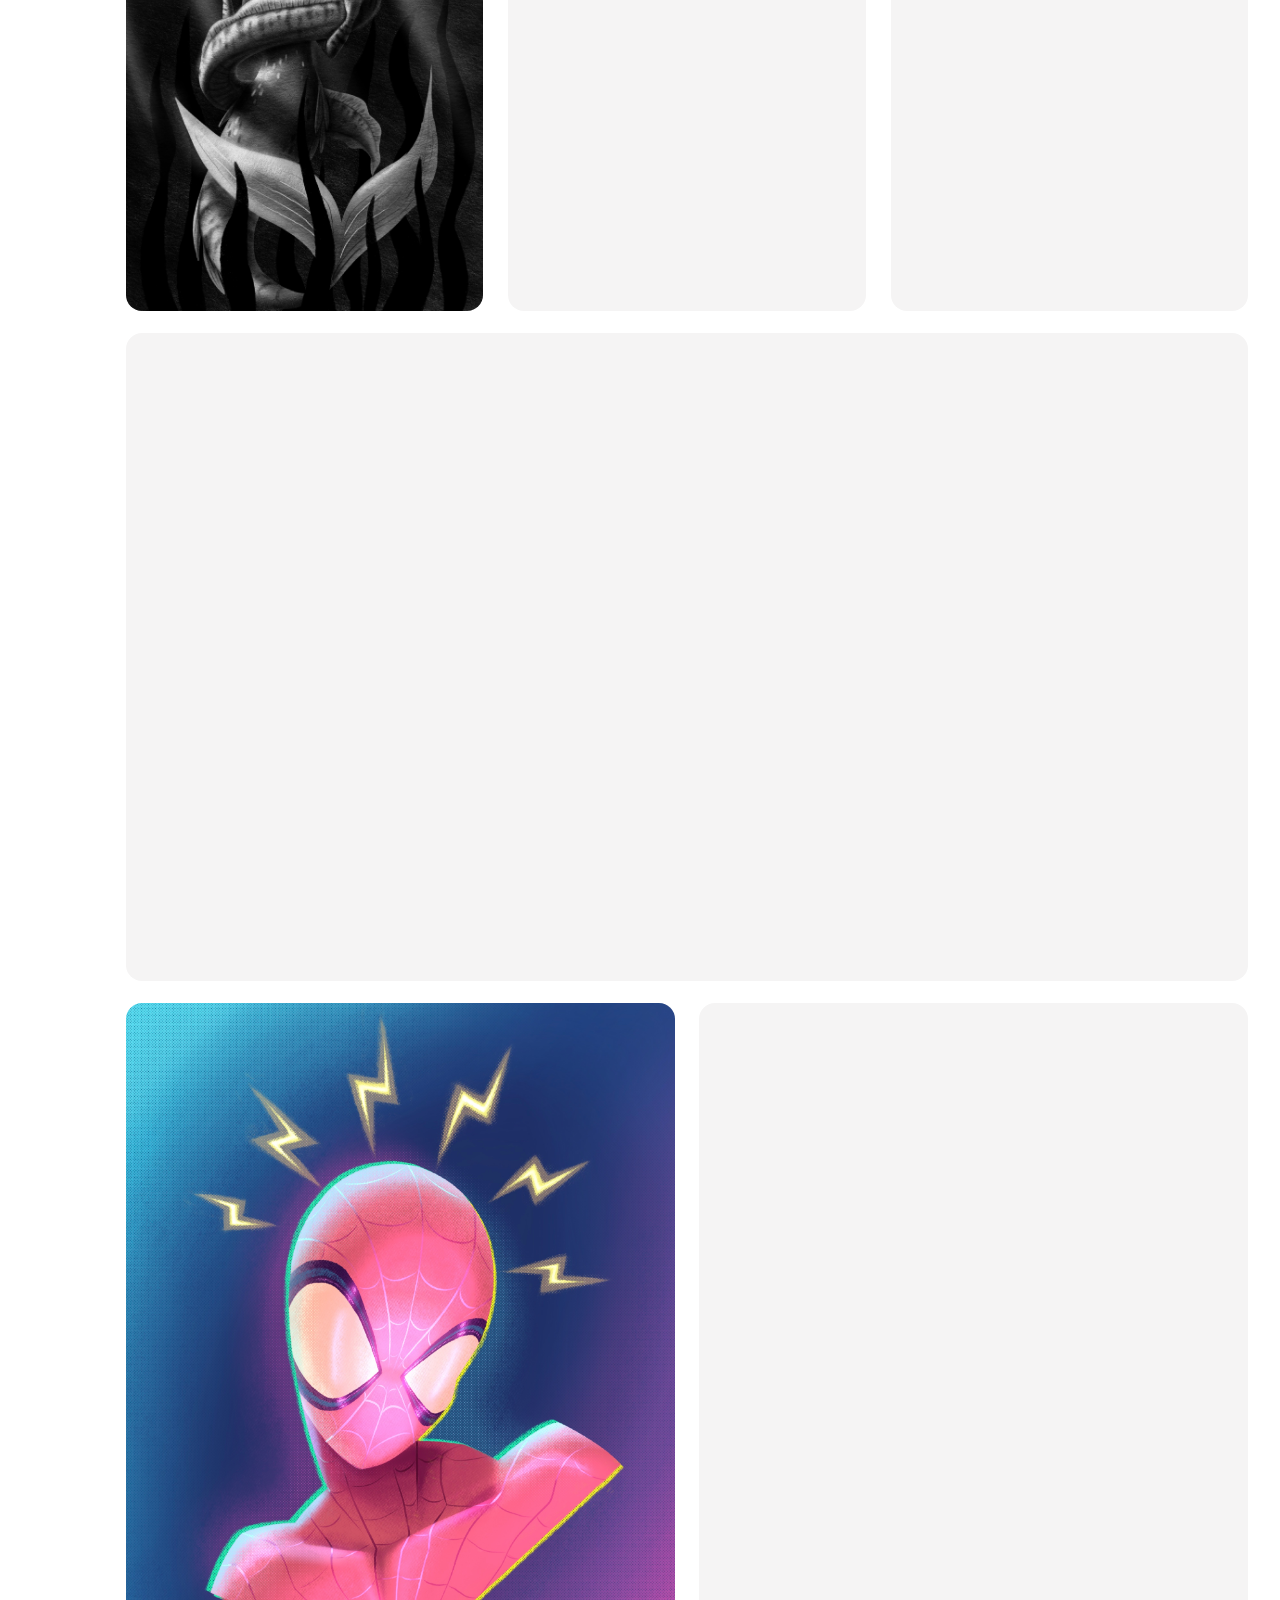
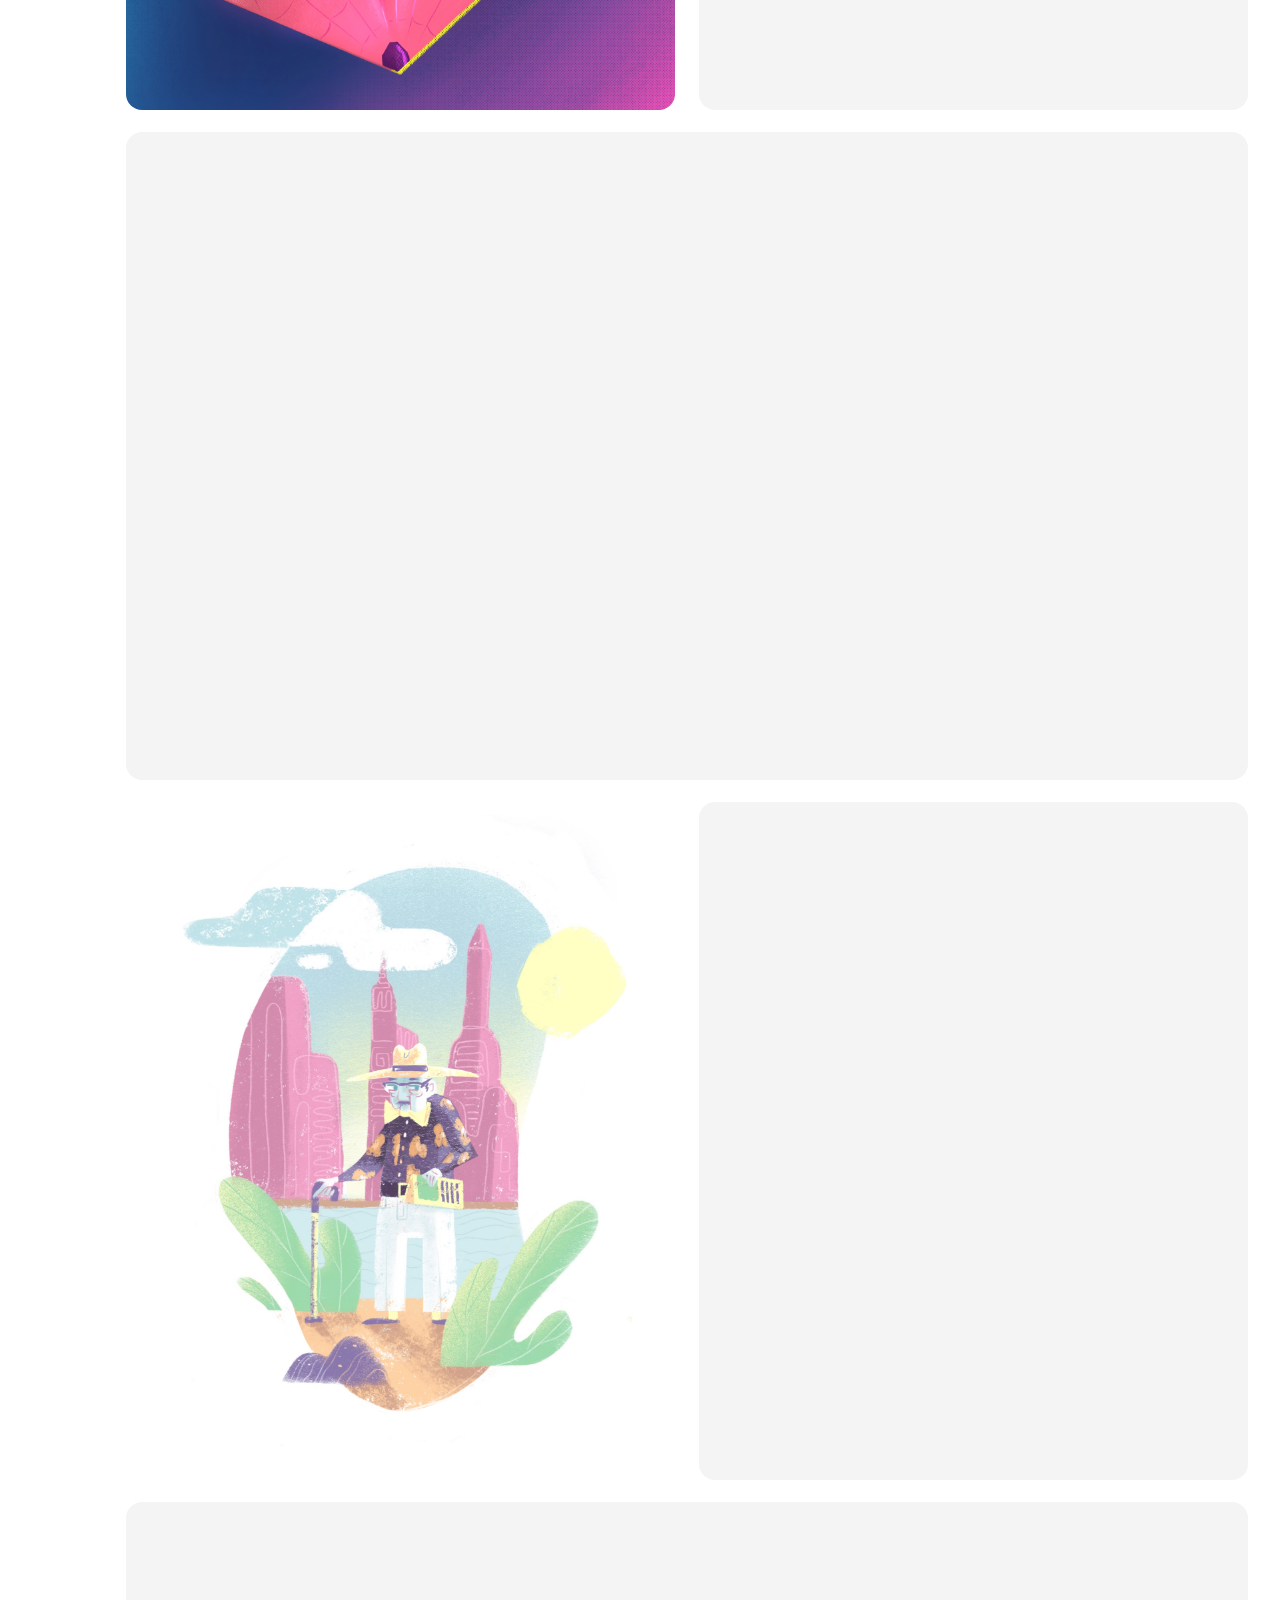
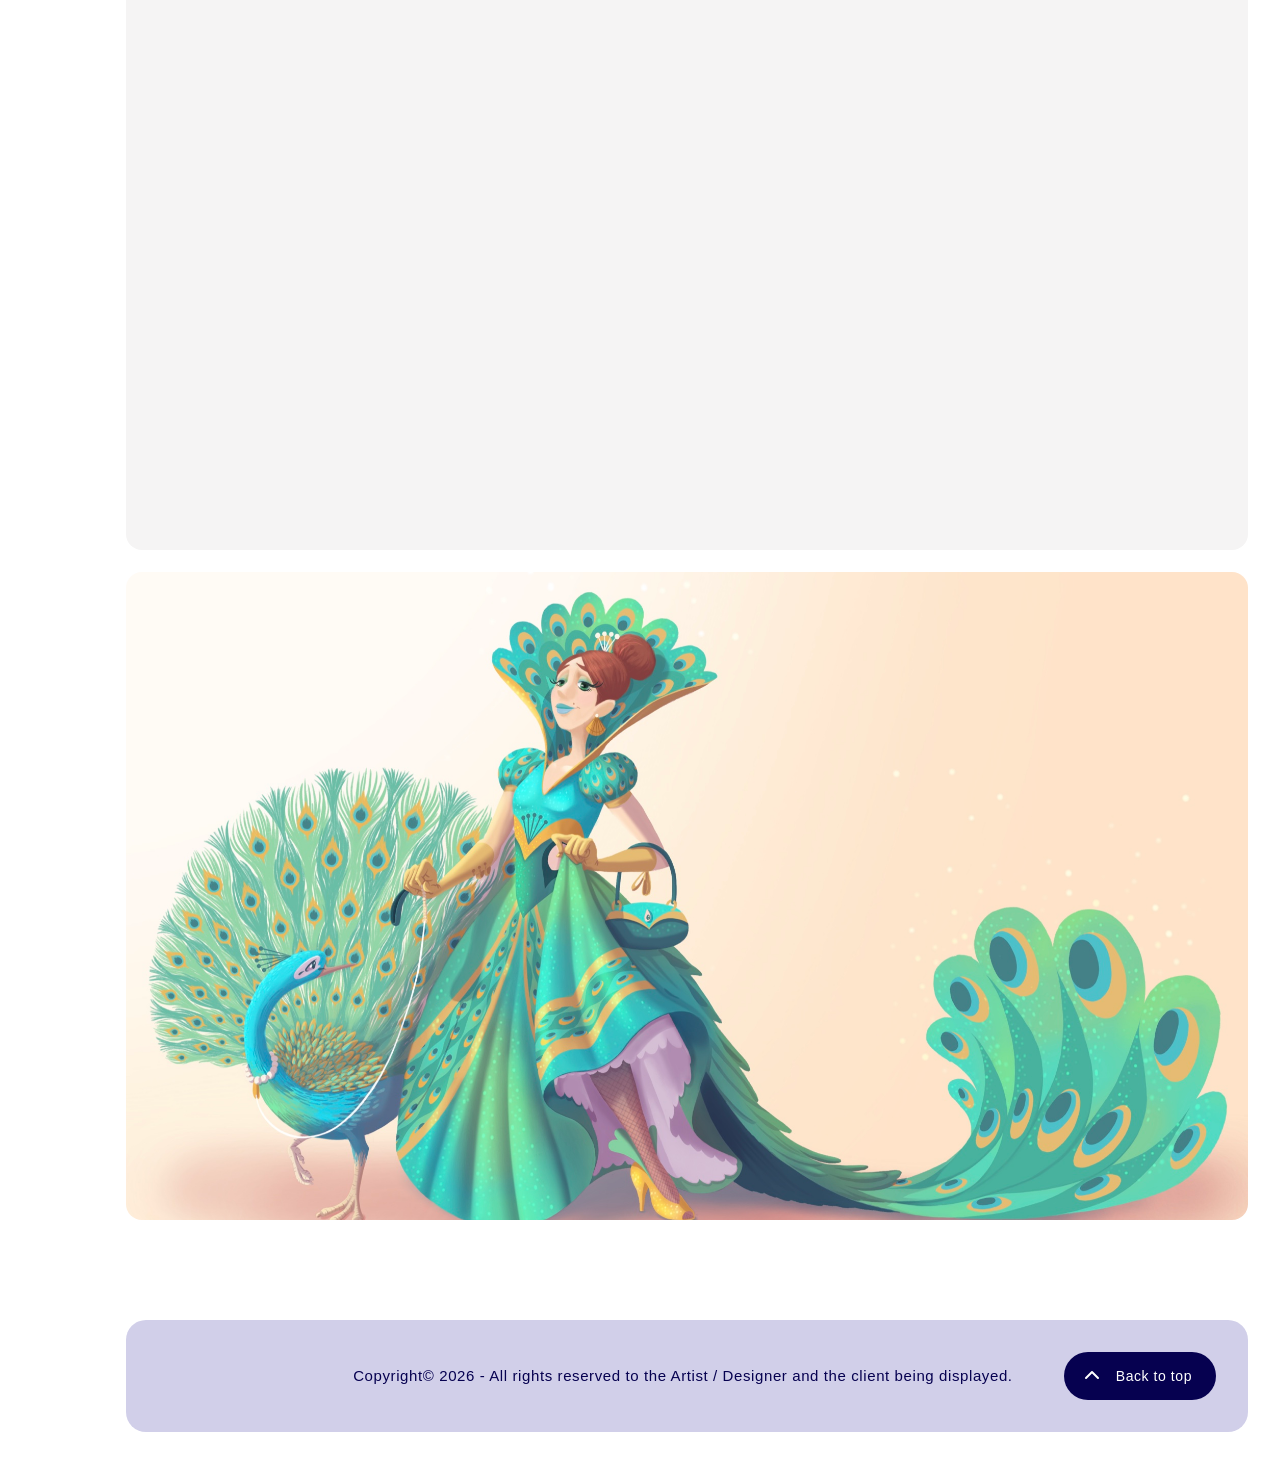
<file: personal-art.html>
<!doctype html>
<html lang="en">
  <head>
    <meta charset="UTF-8" />
    <meta name="viewport" content="width=device-width, initial-scale=1" />
    <meta name="theme-color" content="#060150" />
    <meta
      name="description"
      content="Personal illustrations, Instagram artwork, and classic literature prints by Christian Jackson."
    />
    <title>Personal Art — Christian Jackson</title>
    <link rel="stylesheet" href="./styles.css" />
    <link rel="stylesheet" href="./personal-art.css" />
    <script src="./app.js" defer></script>
  </head>
  <body>
    <div class="page-shell" id="top">
      <aside class="desktop-rail" aria-label="Primary navigation">
        <a class="brand-link" href="./index.html#top" aria-label="Christian Jackson home">
          <img src="./public/assets/brand-mark.png" alt="" />
        </a>

        <nav class="rail-navigation" aria-label="Portfolio pages">
          <a class="rail-link" href="./index.html#top" aria-label="Work">
            <img src="./public/assets/icon-work.svg" alt="" />
            <span class="rail-link-label" aria-hidden="true">Work</span>
          </a>
          <a
            class="rail-link is-current"
            href="./personal-art.html#top"
            aria-label="Personal art"
            aria-current="page"
          >
            <img src="./public/assets/icon-art.svg" alt="" />
            <span class="rail-link-label" aria-hidden="true">Personal art</span>
          </a>
          <a
            class="rail-link"
            href="./about.html#top"
            aria-label="About"
          >
            <img src="./public/assets/icon-about.svg" alt="" />
            <span class="rail-link-label" aria-hidden="true">About</span>
          </a>
          <a
            class="rail-link"
            href="./resume.html#top"
            aria-label="Resume"
          >
            <img src="./public/assets/icon-resume.svg" alt="" />
            <span class="rail-link-label" aria-hidden="true">Resume</span>
          </a>
        </nav>

        <a
          class="instagram-link"
          href="https://www.instagram.com/chrstnjcksn/"
          target="_blank"
          rel="noreferrer"
          aria-label="Instagram (opens in a new tab)"
        >
          <img src="./public/assets/icon-instagram.svg" alt="" />
        </a>
      </aside>

      <main class="page-main personal-art-main">
        <header class="mobile-header">
          <a class="brand-link" href="./index.html#top" aria-label="Christian Jackson home">
            <img src="./public/assets/brand-mark.png" alt="" />
          </a>
          <a
            class="mobile-instagram-link"
            href="https://www.instagram.com/chrstnjcksn/"
            target="_blank"
            rel="noreferrer"
            aria-label="Instagram (opens in a new tab)"
          >
            <img src="./public/assets/icon-instagram.svg" alt="" />
          </a>
        </header>

        <div class="personal-art-content">
          <header class="art-heading art-heading--intro">
            <h1>Personal Art</h1>
          </header>

          <div class="portfolio-toolbar personal-art-toolbar">
            <div class="filter-group" role="group" aria-label="Filter personal art">
              <button
                class="filter-button is-active"
                type="button"
                data-filter="sketch-book"
                aria-controls="sketch-book-art"
                aria-pressed="true"
              >
                Sketch Book
              </button>
              <button
                class="filter-button"
                type="button"
                data-filter="art-prints"
                aria-controls="art-prints"
                aria-pressed="false"
              >
                Art Prints
              </button>
              <button
                class="filter-button"
                type="button"
                data-filter="from-instagram"
                aria-controls="instagram-art"
                aria-pressed="false"
              >
                From Instagram
              </button>
            </div>
          </div>

          <section
            class="art-category-panel"
            id="sketch-book-art"
            data-filter-category="sketch-book"
            aria-label="Sketch Book"
          >
          <section class="editor-gallery" aria-label="Editor’s Choice artwork">
            <div class="editor-feature-grid">
              <figure class="artwork artwork--wide artwork--feature-hero">
                <img src="./public/assets/personal-art/untitled-artwork54.jpg" alt="Personal artwork 1" fetchpriority="high" decoding="async" />
              </figure>
              <div class="feature-row feature-row--two feature-row--wide">
                <figure class="artwork">
                  <img src="./public/assets/personal-art/untitled-artwork55.jpg" alt="Personal artwork 2" decoding="async" />
                </figure>
                <figure class="artwork">
                  <img src="./public/assets/personal-art/untitled-artwork57.jpg" alt="Personal artwork 3" decoding="async" />
                </figure>
              </div>
              <figure class="artwork artwork--wide artwork--feature-wide">
                <img src="./public/assets/personal-art/untitled-artwork65.jpg" alt="Personal artwork 4" loading="lazy" decoding="async" />
              </figure>
              <div class="feature-row feature-row--two feature-row--prints">
                <figure class="artwork">
                  <img src="./public/assets/personal-art/untitled-artwork62.jpg" alt="Personal artwork 5" loading="lazy" decoding="async" />
                </figure>
                <figure class="artwork">
                  <img src="./public/assets/personal-art/untitled-artwork63.jpg" alt="Personal artwork 6" loading="lazy" decoding="async" />
                </figure>
              </div>
              <div class="feature-row feature-row--two feature-row--paintings">
                <figure class="artwork">
                  <img src="./public/assets/personal-art/untitled-artwork60.jpg" alt="Personal artwork 7" loading="lazy" decoding="async" />
                </figure>
                <figure class="artwork">
                  <img src="./public/assets/personal-art/untitled-artwork61.jpg" alt="Personal artwork 8" loading="lazy" decoding="async" />
                </figure>
              </div>
              <div class="feature-row feature-row--three feature-row--portraits">
                <figure class="artwork">
                  <img src="./public/assets/personal-art/untitled-artwork58.jpg" alt="Personal artwork 9" loading="lazy" decoding="async" />
                </figure>
                <figure class="artwork">
                  <img src="./public/assets/personal-art/untitled-artwork56.jpg" alt="Personal artwork 10" loading="lazy" decoding="async" />
                </figure>
                <figure class="artwork">
                  <img src="./public/assets/personal-art/untitled-artwork64.jpg" alt="Personal artwork 11" loading="lazy" decoding="async" />
                </figure>
              </div>
              <figure class="artwork artwork--wide artwork--feature-tall">
                <img src="./public/assets/personal-art/untitled-artwork59.jpg" alt="Personal artwork 12" loading="lazy" decoding="async" />
              </figure>
              <div class="feature-row feature-row--three feature-row--portraits">
                <figure class="artwork">
                  <img src="./public/assets/personal-art/img4460.jpg" alt="Personal artwork 13" loading="lazy" decoding="async" />
                </figure>
                <figure class="artwork">
                  <img src="./public/assets/personal-art/untitled-artwork20.jpg" alt="Personal artwork 14" loading="lazy" decoding="async" />
                </figure>
                <figure class="artwork">
                  <img src="./public/assets/personal-art/untitled-artwork24.jpg" alt="Personal artwork 15" loading="lazy" decoding="async" />
                </figure>
              </div>
              <figure class="artwork artwork--wide artwork--feature-banner">
                <img src="./public/assets/personal-art/untitled-artwork25.jpg" alt="Personal artwork 16" loading="lazy" decoding="async" />
              </figure>
              <div class="feature-row feature-row--uneven">
                <figure class="artwork">
                  <img src="./public/assets/personal-art/untitled-artwork19.jpg" alt="Personal artwork 17" loading="lazy" decoding="async" />
                </figure>
                <figure class="artwork">
                  <img src="./public/assets/personal-art/untitled-artwork23.jpg" alt="Personal artwork 18" loading="lazy" decoding="async" />
                </figure>
              </div>
              <div class="feature-row feature-row--three feature-row--posters">
                <figure class="artwork">
                  <img src="./public/assets/personal-art/untitled-artwork21.jpg" alt="Personal artwork 19" loading="lazy" decoding="async" />
                </figure>
                <figure class="artwork">
                  <img src="./public/assets/personal-art/untitled-artwork22.jpg" alt="Personal artwork 20" loading="lazy" decoding="async" />
                </figure>
                <figure class="artwork">
                  <img src="./public/assets/personal-art/untitled-artwork26.jpg" alt="Personal artwork 21" loading="lazy" decoding="async" />
                </figure>
              </div>
              <figure class="artwork artwork--wide artwork--feature-final">
                <img src="./public/assets/personal-art/untitled-artwork29.jpg" alt="Personal artwork 22" loading="lazy" decoding="async" />
              </figure>
            </div>

            <div class="editor-sketch-grid" aria-label="More Editor’s Choice artwork">
              <div class="feature-row feature-row--three feature-row--sketches">
                <figure class="artwork">
                  <img src="./public/assets/personal-art/screenshot20240919-at75712-pm1.jpg" alt="Personal artwork 23" loading="lazy" decoding="async" />
                </figure>
                <figure class="artwork">
                  <img src="./public/assets/personal-art/screenshot20240917-at70758-pm1.jpg" alt="Personal artwork 24" loading="lazy" decoding="async" />
                </figure>
                <figure class="artwork">
                  <img src="./public/assets/personal-art/screenshot20240919-at75328-pm1.jpg" alt="Personal artwork 25" loading="lazy" decoding="async" />
                </figure>
              </div>
              <figure class="artwork artwork--wide artwork--sketch-wide">
                <img src="./public/assets/personal-art/screenshot20240919-at80241-pm1.jpg" alt="Personal artwork 26" loading="lazy" decoding="async" />
              </figure>
              <div class="feature-row feature-row--two feature-row--sketch-tall">
                <figure class="artwork">
                  <img src="./public/assets/personal-art/screenshot20240919-at80004-pm1.jpg" alt="Personal artwork 27" loading="lazy" decoding="async" />
                </figure>
                <figure class="artwork">
                  <img src="./public/assets/personal-art/screenshot20240919-at80027-pm1.jpg" alt="Personal artwork 28" loading="lazy" decoding="async" />
                </figure>
              </div>
              <figure class="artwork artwork--wide artwork--sketch-wide">
                <img src="./public/assets/personal-art/screenshot20240919-at75853-pm1.jpg" alt="Personal artwork 29" loading="lazy" decoding="async" />
              </figure>
              <div class="feature-row feature-row--two feature-row--sketch-medium">
                <figure class="artwork">
                  <img src="./public/assets/personal-art/screenshot20240919-at80137-pm1.jpg" alt="Personal artwork 30" loading="lazy" decoding="async" />
                </figure>
                <figure class="artwork">
                  <img src="./public/assets/personal-art/screenshot20240919-at80053-pm1.jpg" alt="Personal artwork 31" loading="lazy" decoding="async" />
                </figure>
              </div>
              <figure class="artwork artwork--wide artwork--sketch-wide">
                <img src="./public/assets/personal-art/screenshot20240919-at80212-pm1.jpg" alt="Personal artwork 32" loading="lazy" decoding="async" />
              </figure>
              <figure class="artwork artwork--wide artwork--sketch-wide">
                <img src="./public/assets/personal-art/screenshot20240919-at75803-pm1.jpg" alt="Personal artwork 33" loading="lazy" decoding="async" />
              </figure>
            </div>
          </section>
          </section>

          <section
            class="art-category-panel"
            id="instagram-art"
            data-filter-category="from-instagram"
            aria-label="From Instagram"
            hidden
          >
          <header class="art-heading art-heading--gallery">
            <a href="https://www.instagram.com/chrstnjcksn/" target="_blank" rel="noreferrer">@ChrstnJcksn</a>
          </header>

          <a
            class="instagram-gallery"
            href="https://www.instagram.com/chrstnjcksn/"
            target="_blank"
            rel="noreferrer"
            aria-label="View more artwork on Instagram"
          >
            <figure class="instagram-art">
              <img src="./public/assets/personal-art/image4.jpg" alt="Instagram artwork 1" loading="lazy" decoding="async" />
            </figure>
            <figure class="instagram-art">
              <img src="./public/assets/personal-art/untitled-artwork30.jpg" alt="Instagram artwork 2" loading="lazy" decoding="async" />
            </figure>
            <figure class="instagram-art">
              <img src="./public/assets/personal-art/image5.jpg" alt="Instagram artwork 3" loading="lazy" decoding="async" />
            </figure>
            <figure class="instagram-art instagram-art--shadow">
              <img src="./public/assets/personal-art/image6.jpg" alt="Instagram artwork 4" loading="lazy" decoding="async" />
            </figure>
            <figure class="instagram-art">
              <img src="./public/assets/personal-art/image7.jpg" alt="Instagram artwork 5" loading="lazy" decoding="async" />
            </figure>
            <figure class="instagram-art">
              <img src="./public/assets/personal-art/image12.jpg" alt="Instagram artwork 6" loading="lazy" decoding="async" />
            </figure>
            <figure class="instagram-art">
              <img src="./public/assets/personal-art/image18.jpg" alt="Instagram artwork 7" loading="lazy" decoding="async" />
            </figure>
            <figure class="instagram-art">
              <img src="./public/assets/personal-art/image13.jpg" alt="Instagram artwork 8" loading="lazy" decoding="async" />
            </figure>
            <figure class="instagram-art instagram-art--overlay">
              <img src="./public/assets/personal-art/screenshot20240917-at35636-am1.jpg" alt="Instagram artwork 9" loading="lazy" decoding="async" />
              <img class="instagram-art-overlay" src="./public/assets/personal-art/group14456.svg" alt="" />
            </figure>
            <figure class="instagram-art">
              <img src="./public/assets/personal-art/image15.jpg" alt="Instagram artwork 10" loading="lazy" decoding="async" />
            </figure>
            <figure class="instagram-art">
              <img src="./public/assets/personal-art/image25.jpg" alt="Instagram artwork 11" loading="lazy" decoding="async" />
            </figure>
            <figure class="instagram-art instagram-art--shadow">
              <img src="./public/assets/personal-art/image41.jpg" alt="Instagram artwork 12" loading="lazy" decoding="async" />
            </figure>
            <figure class="instagram-art instagram-art--shadow">
              <img src="./public/assets/personal-art/image29.jpg" alt="Instagram artwork 13" loading="lazy" decoding="async" />
            </figure>
            <figure class="instagram-art instagram-art--shadow">
              <img src="./public/assets/personal-art/image30.jpg" alt="Instagram artwork 14" loading="lazy" decoding="async" />
            </figure>
            <figure class="instagram-art instagram-art--shadow">
              <img src="./public/assets/personal-art/image31.jpg" alt="Instagram artwork 15" loading="lazy" decoding="async" />
            </figure>
            <figure class="instagram-art instagram-art--shadow">
              <img src="./public/assets/personal-art/image38.jpg" alt="Instagram artwork 16" loading="lazy" decoding="async" />
            </figure>
            <figure class="instagram-art instagram-art--shadow">
              <img src="./public/assets/personal-art/image22.jpg" alt="Instagram artwork 17" loading="lazy" decoding="async" />
            </figure>
            <figure class="instagram-art instagram-art--shadow">
              <img src="./public/assets/personal-art/image23.jpg" alt="Instagram artwork 18" loading="lazy" decoding="async" />
            </figure>
            <figure class="instagram-art instagram-art--shadow">
              <img src="./public/assets/personal-art/image20.jpg" alt="Instagram artwork 19" loading="lazy" decoding="async" />
            </figure>
            <figure class="instagram-art instagram-art--shadow">
              <img src="./public/assets/personal-art/image39.jpg" alt="Instagram artwork 20" loading="lazy" decoding="async" />
            </figure>
            <figure class="instagram-art instagram-art--square">
              <img src="./public/assets/personal-art/image107.jpg" alt="Instagram artwork 21" loading="lazy" decoding="async" />
            </figure>
            <figure class="instagram-art instagram-art--square">
              <img src="./public/assets/personal-art/image108.jpg" alt="Instagram artwork 22" loading="lazy" decoding="async" />
            </figure>
            <figure class="instagram-art instagram-art--square">
              <img src="./public/assets/personal-art/image109.jpg" alt="Instagram artwork 23" loading="lazy" decoding="async" />
            </figure>
            <figure class="instagram-art instagram-art--square">
              <img src="./public/assets/personal-art/image110.jpg" alt="Instagram artwork 24" loading="lazy" decoding="async" />
            </figure>
          </a>
          </section>

          <section
            class="art-category-panel art-category-panel--prints"
            id="art-prints"
            data-filter-category="art-prints"
            aria-label="Art Prints"
            hidden
          >
          <section class="print-category">
          <header class="art-heading art-heading--gallery">
            <h2>Classic Lit Prints</h2>
          </header>

          <section class="print-gallery" aria-label="Classic literature prints">
            <figure class="print-art"><img src="./public/assets/personal-art/image46.jpg" alt="Classic literature print 1" loading="lazy" decoding="async" /></figure>
            <figure class="print-art"><img src="./public/assets/personal-art/image52.jpg" alt="Classic literature print 2" loading="lazy" decoding="async" /></figure>
            <figure class="print-art"><img src="./public/assets/personal-art/image53.jpg" alt="Classic literature print 3" loading="lazy" decoding="async" /></figure>
            <figure class="print-art"><img src="./public/assets/personal-art/image54.jpg" alt="Classic literature print 4" loading="lazy" decoding="async" /></figure>
            <figure class="print-art"><img src="./public/assets/personal-art/image55.jpg" alt="Classic literature print 5" loading="lazy" decoding="async" /></figure>
            <figure class="print-art"><img src="./public/assets/personal-art/image56.jpg" alt="Classic literature print 6" loading="lazy" decoding="async" /></figure>
            <figure class="print-art"><img src="./public/assets/personal-art/image78.jpg" alt="Classic literature print 7" loading="lazy" decoding="async" /></figure>
            <figure class="print-art"><img src="./public/assets/personal-art/image79.jpg" alt="Classic literature print 8" loading="lazy" decoding="async" /></figure>
            <figure class="print-art"><img src="./public/assets/personal-art/image80.jpg" alt="Classic literature print 9" loading="lazy" decoding="async" /></figure>
            <figure class="print-art"><img src="./public/assets/personal-art/image81.jpg" alt="Classic literature print 10" loading="lazy" decoding="async" /></figure>
            <figure class="print-art"><img src="./public/assets/personal-art/image82.jpg" alt="Classic literature print 11" loading="lazy" decoding="async" /></figure>
            <figure class="print-art"><img src="./public/assets/personal-art/image61.jpg" alt="Classic literature print 12" loading="lazy" decoding="async" /></figure>
            <figure class="print-art"><img src="./public/assets/personal-art/image83.jpg" alt="Classic literature print 13" loading="lazy" decoding="async" /></figure>
            <figure class="print-art"><img src="./public/assets/personal-art/image84.jpg" alt="Classic literature print 14" loading="lazy" decoding="async" /></figure>
            <figure class="print-art"><img src="./public/assets/personal-art/image85.jpg" alt="Classic literature print 15" loading="lazy" decoding="async" /></figure>
            <figure class="print-art"><img src="./public/assets/personal-art/image86.jpg" alt="Classic literature print 16" loading="lazy" decoding="async" /></figure>
            <figure class="print-art"><img src="./public/assets/personal-art/image87.jpg" alt="Classic literature print 17" loading="lazy" decoding="async" /></figure>
            <figure class="print-art"><img src="./public/assets/personal-art/image88.jpg" alt="Classic literature print 18" loading="lazy" decoding="async" /></figure>
          </section>
          </section>

          <section class="print-category">
          <header class="art-heading art-heading--gallery">
            <h2>Classic Fairy Tale Prints</h2>
          </header>

          <section class="print-gallery" aria-label="Classic fairy tale prints">
            <figure class="print-art"><img src="./public/assets/personal-art/image89.jpg" alt="Classic fairy tale print 1" loading="lazy" decoding="async" /></figure>
            <figure class="print-art"><img src="./public/assets/personal-art/image90.jpg" alt="Classic fairy tale print 2" loading="lazy" decoding="async" /></figure>
            <figure class="print-art"><img src="./public/assets/personal-art/image91.jpg" alt="Classic fairy tale print 3" loading="lazy" decoding="async" /></figure>
            <figure class="print-art"><img src="./public/assets/personal-art/image.jpg" alt="Classic fairy tale print 4" loading="lazy" decoding="async" /></figure>
            <figure class="print-art"><img src="./public/assets/personal-art/image92.jpg" alt="Classic fairy tale print 5" loading="lazy" decoding="async" /></figure>
            <figure class="print-art"><img src="./public/assets/personal-art/image93.jpg" alt="Classic fairy tale print 6" loading="lazy" decoding="async" /></figure>
            <figure class="print-art"><img src="./public/assets/personal-art/image94.jpg" alt="Classic fairy tale print 7" loading="lazy" decoding="async" /></figure>
            <figure class="print-art"><img src="./public/assets/personal-art/image95.jpg" alt="Classic fairy tale print 8" loading="lazy" decoding="async" /></figure>
            <figure class="print-art"><img src="./public/assets/personal-art/image96.jpg" alt="Classic fairy tale print 9" loading="lazy" decoding="async" /></figure>
            <figure class="print-art"><img src="./public/assets/personal-art/image97.jpg" alt="Classic fairy tale print 10" loading="lazy" decoding="async" /></figure>
            <figure class="print-art"><img src="./public/assets/personal-art/image98.jpg" alt="Classic fairy tale print 11" loading="lazy" decoding="async" /></figure>
            <figure class="print-art"><img src="./public/assets/personal-art/image99.jpg" alt="Classic fairy tale print 12" loading="lazy" decoding="async" /></figure>
            <figure class="print-art"><img src="./public/assets/personal-art/image100.jpg" alt="Classic fairy tale print 13" loading="lazy" decoding="async" /></figure>
            <figure class="print-art"><img src="./public/assets/personal-art/image101.jpg" alt="Classic fairy tale print 14" loading="lazy" decoding="async" /></figure>
            <figure class="print-art"><img src="./public/assets/personal-art/image102.jpg" alt="Classic fairy tale print 15" loading="lazy" decoding="async" /></figure>
            <figure class="print-art"><img src="./public/assets/personal-art/image103.jpg" alt="Classic fairy tale print 16" loading="lazy" decoding="async" /></figure>
            <figure class="print-art"><img src="./public/assets/personal-art/image104.jpg" alt="Classic fairy tale print 17" loading="lazy" decoding="async" /></figure>
            <figure class="print-art"><img src="./public/assets/personal-art/image106.jpg" alt="Classic fairy tale print 18" loading="lazy" decoding="async" /></figure>
          </section>
          </section>
          </section>

          <footer class="art-footer">
            <span class="art-footer-spacer" aria-hidden="true"></span>
            <p>Copyright© 2026 - All rights reserved to the Artist / Designer and the client being displayed.</p>
            <a class="back-to-top" href="#top">
              <img src="./public/assets/personal-art/back-to-top.svg" alt="" />
              <span>Back to top</span>
            </a>
          </footer>
        </div>
      </main>

      <nav class="mobile-rail-navigation" aria-label="Portfolio pages">
        <a class="mobile-rail-link" href="./index.html#top" aria-label="Work">
          <img src="./public/assets/icon-work.svg" alt="" />
        </a>
        <a
          class="mobile-rail-link is-current"
          href="./personal-art.html#top"
          aria-label="Personal art"
          aria-current="page"
        >
          <img src="./public/assets/icon-art.svg" alt="" />
        </a>
        <a
          class="mobile-rail-link"
          href="./about.html#top"
          aria-label="About"
        >
          <img src="./public/assets/icon-about.svg" alt="" />
        </a>
        <a
          class="mobile-rail-link"
          href="./resume.html#top"
          aria-label="Resume"
        >
          <img src="./public/assets/icon-resume.svg" alt="" />
        </a>
      </nav>
    </div>
  </body>
</html>
</file>
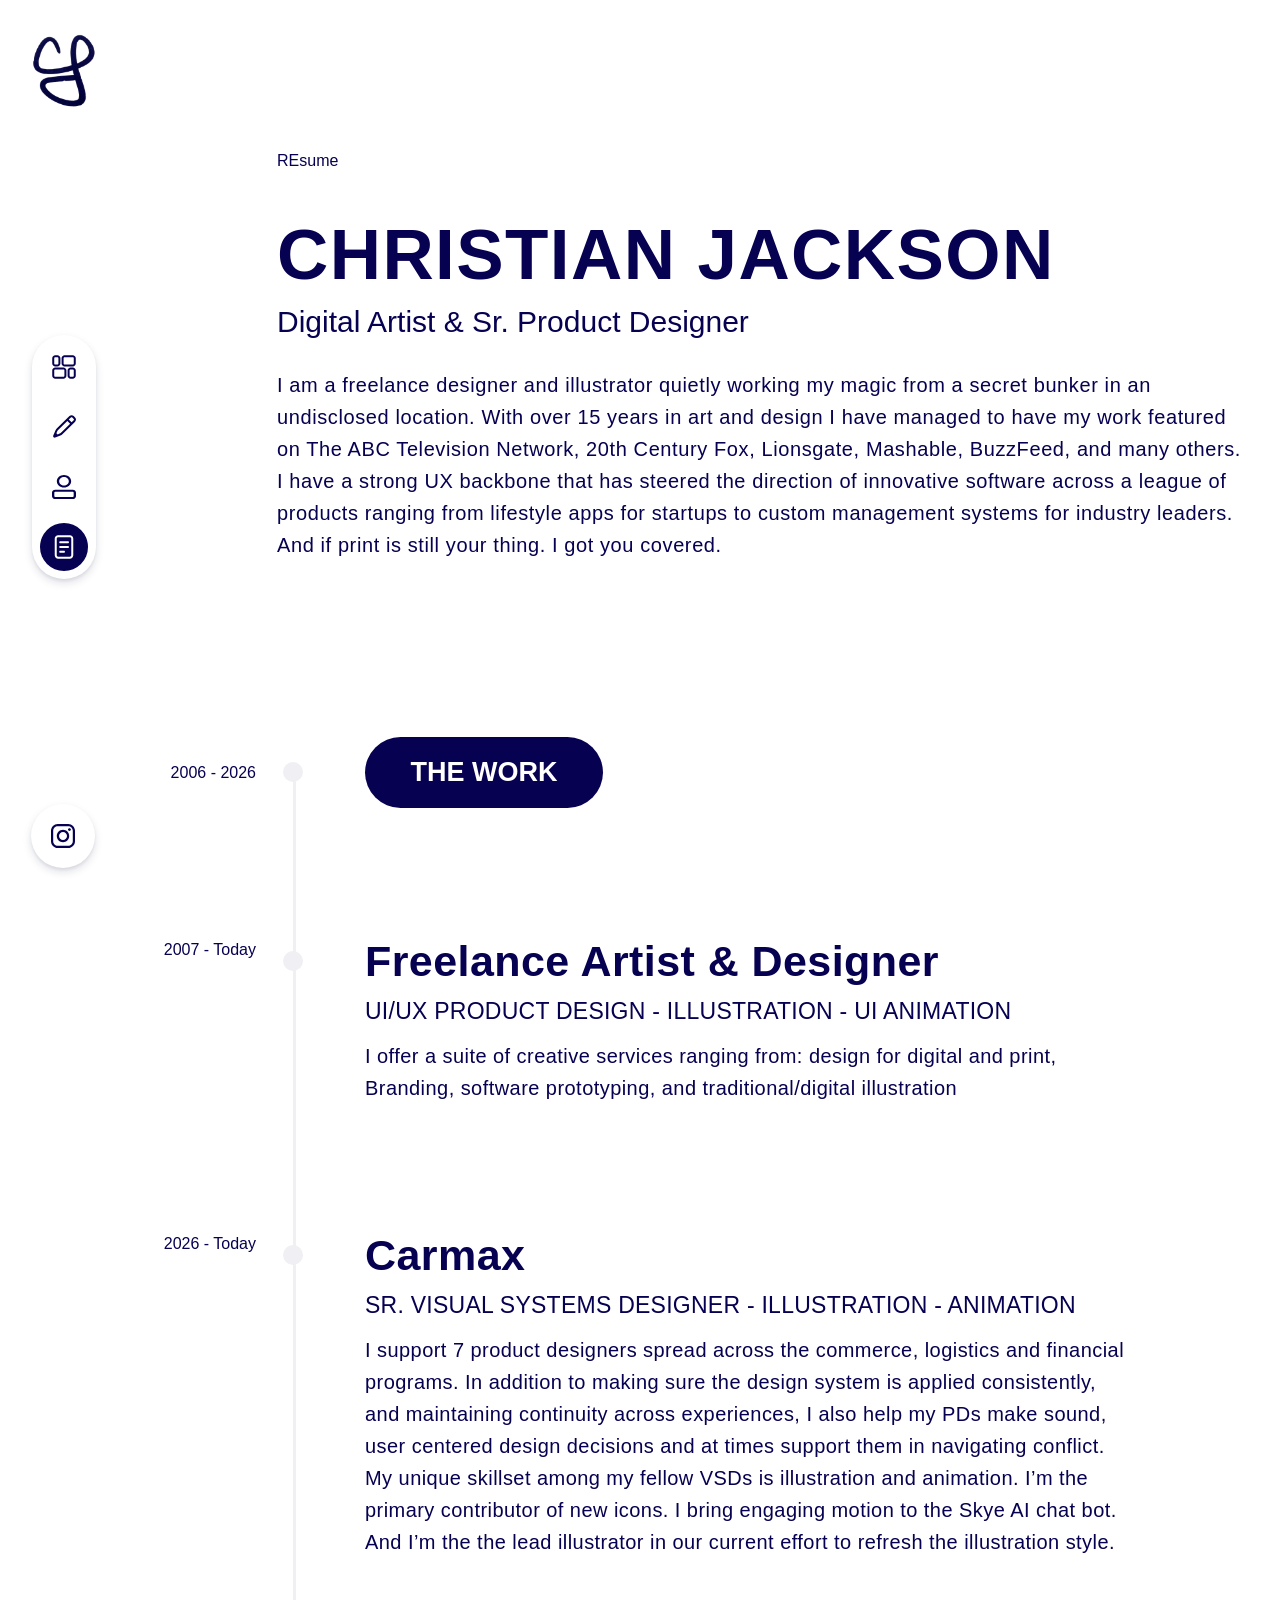
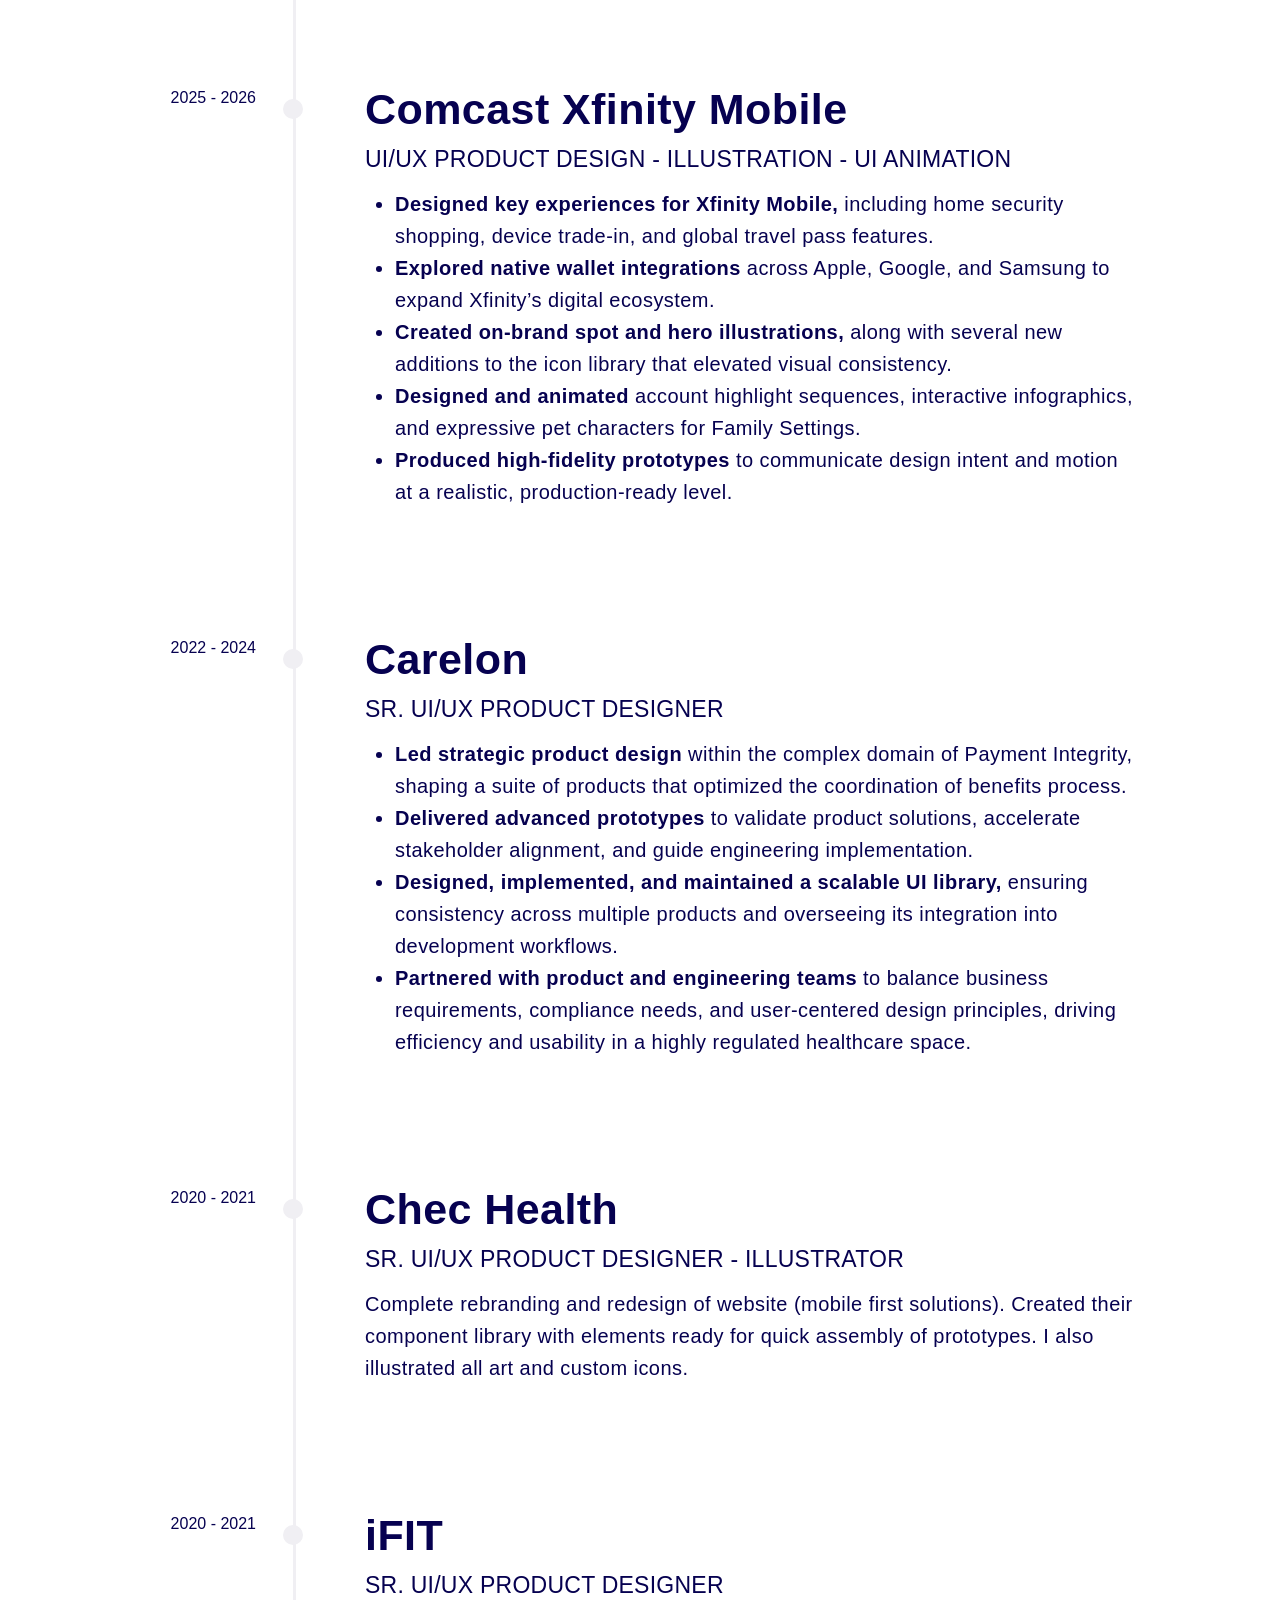
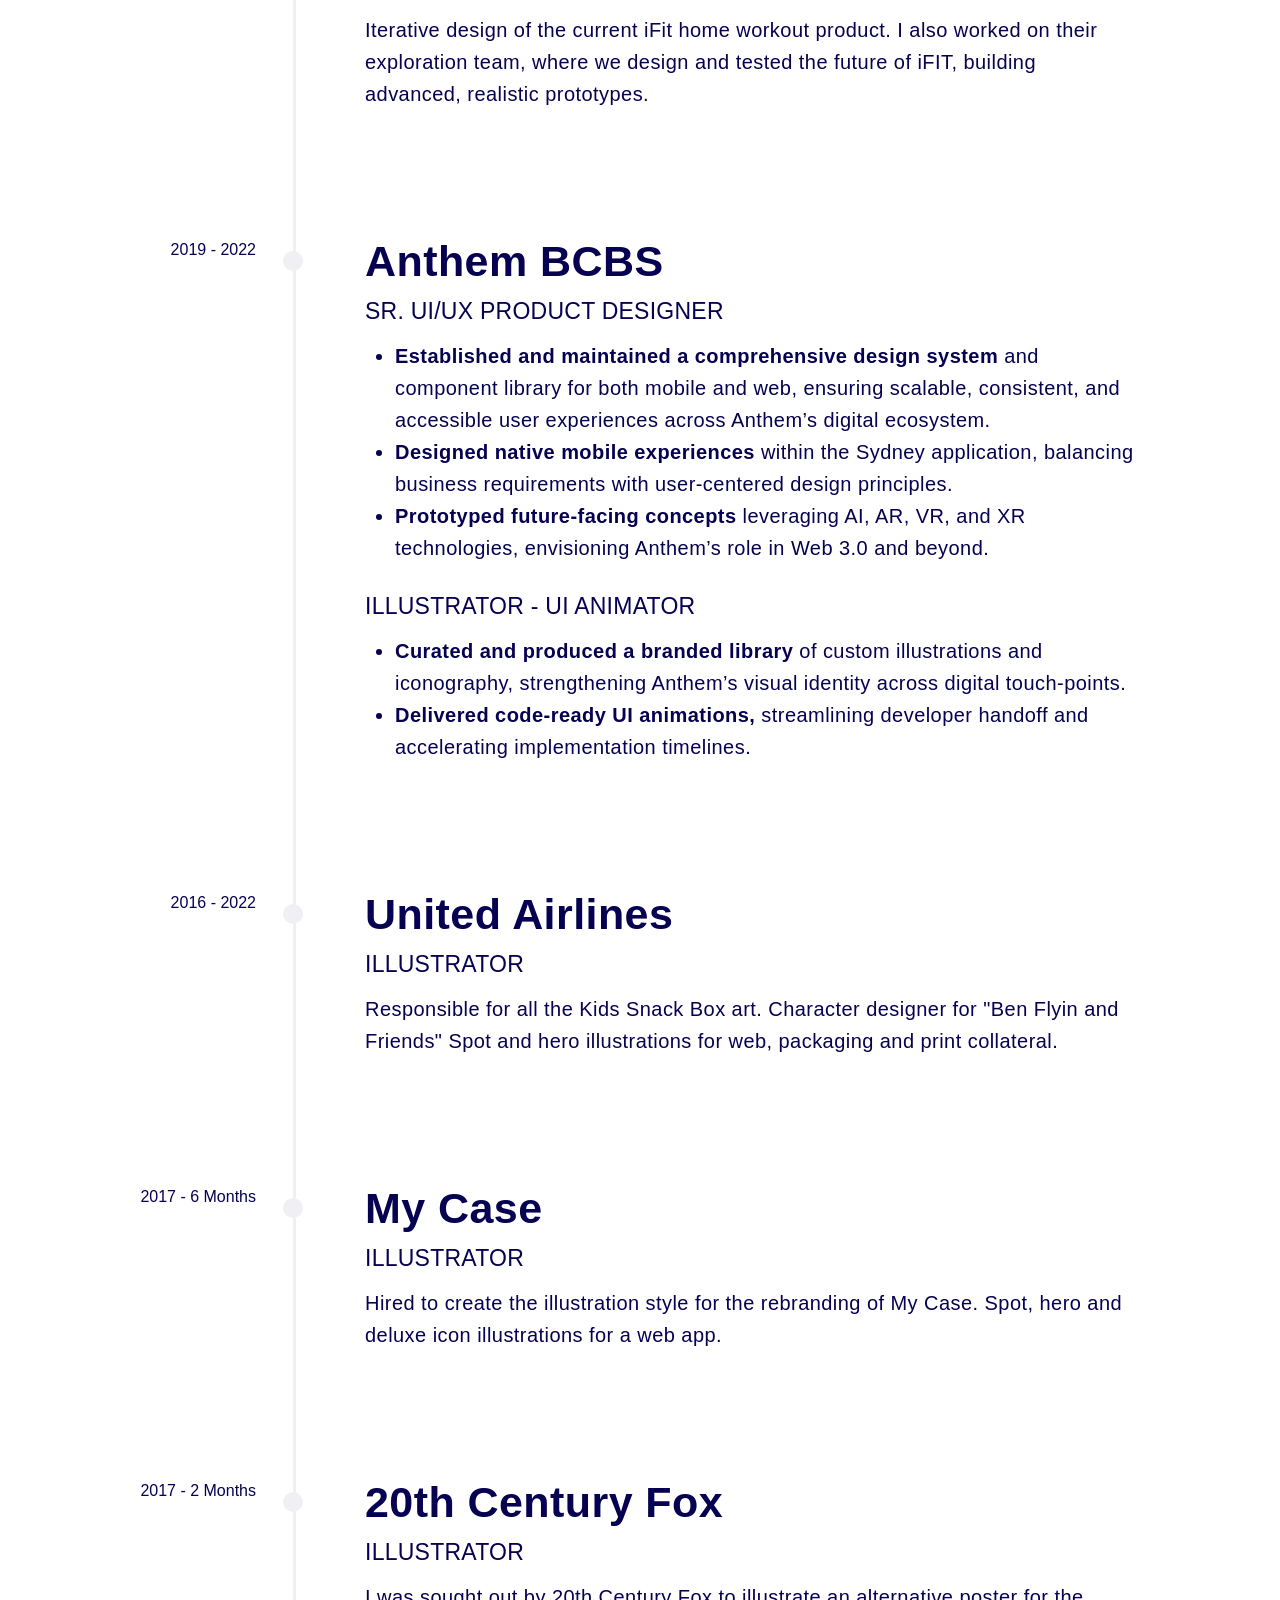
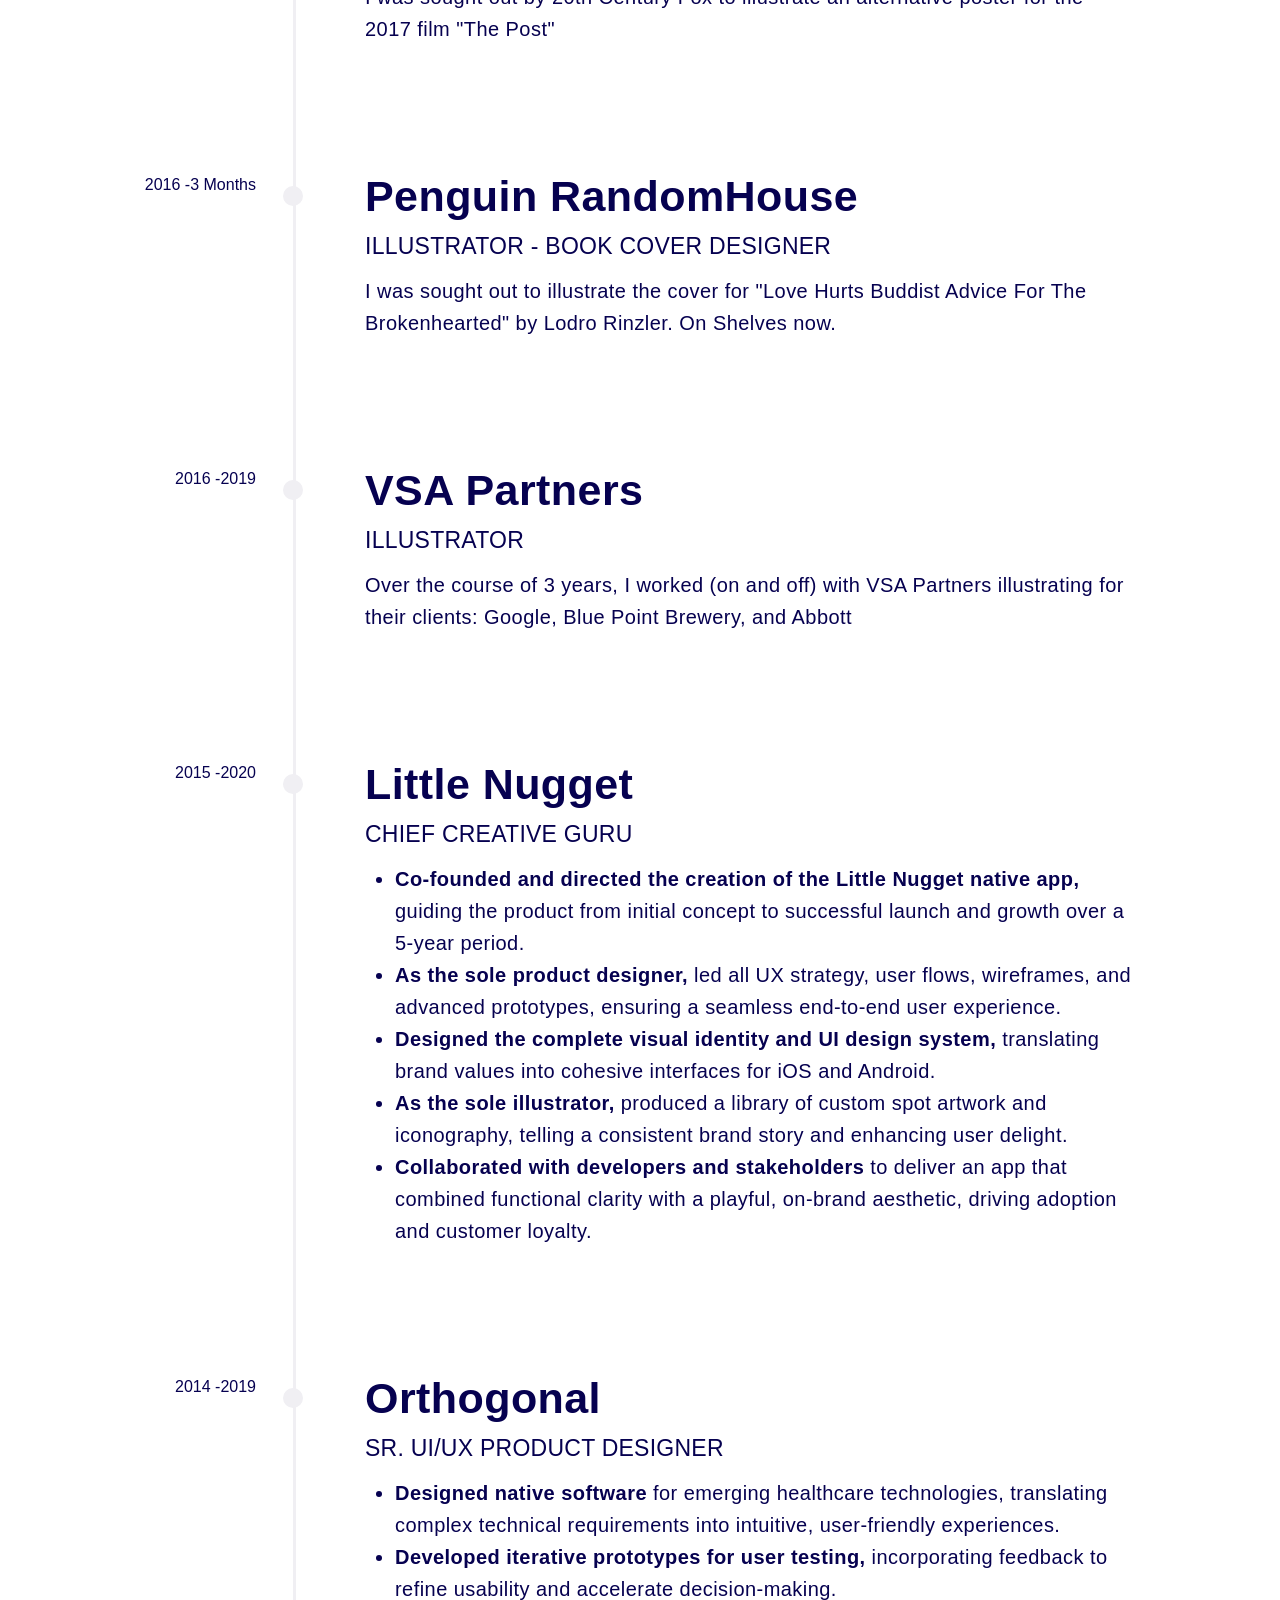
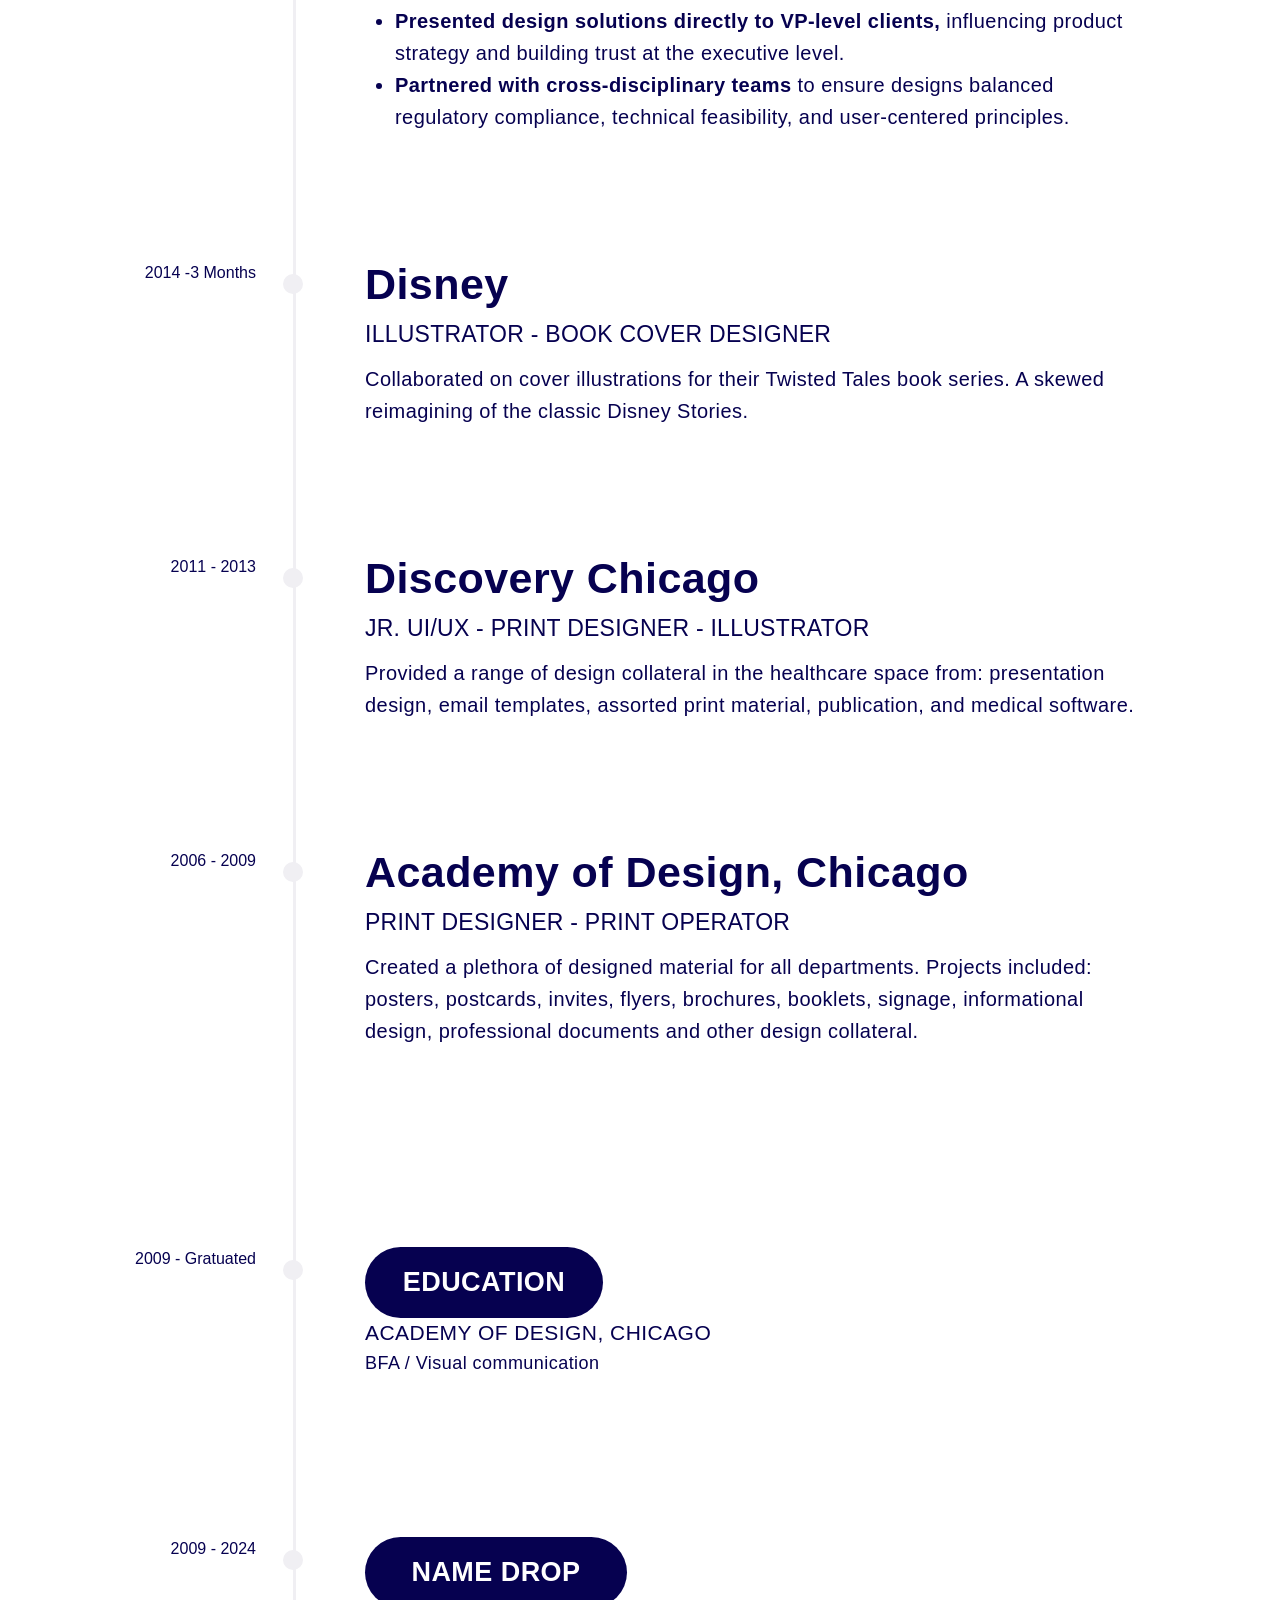
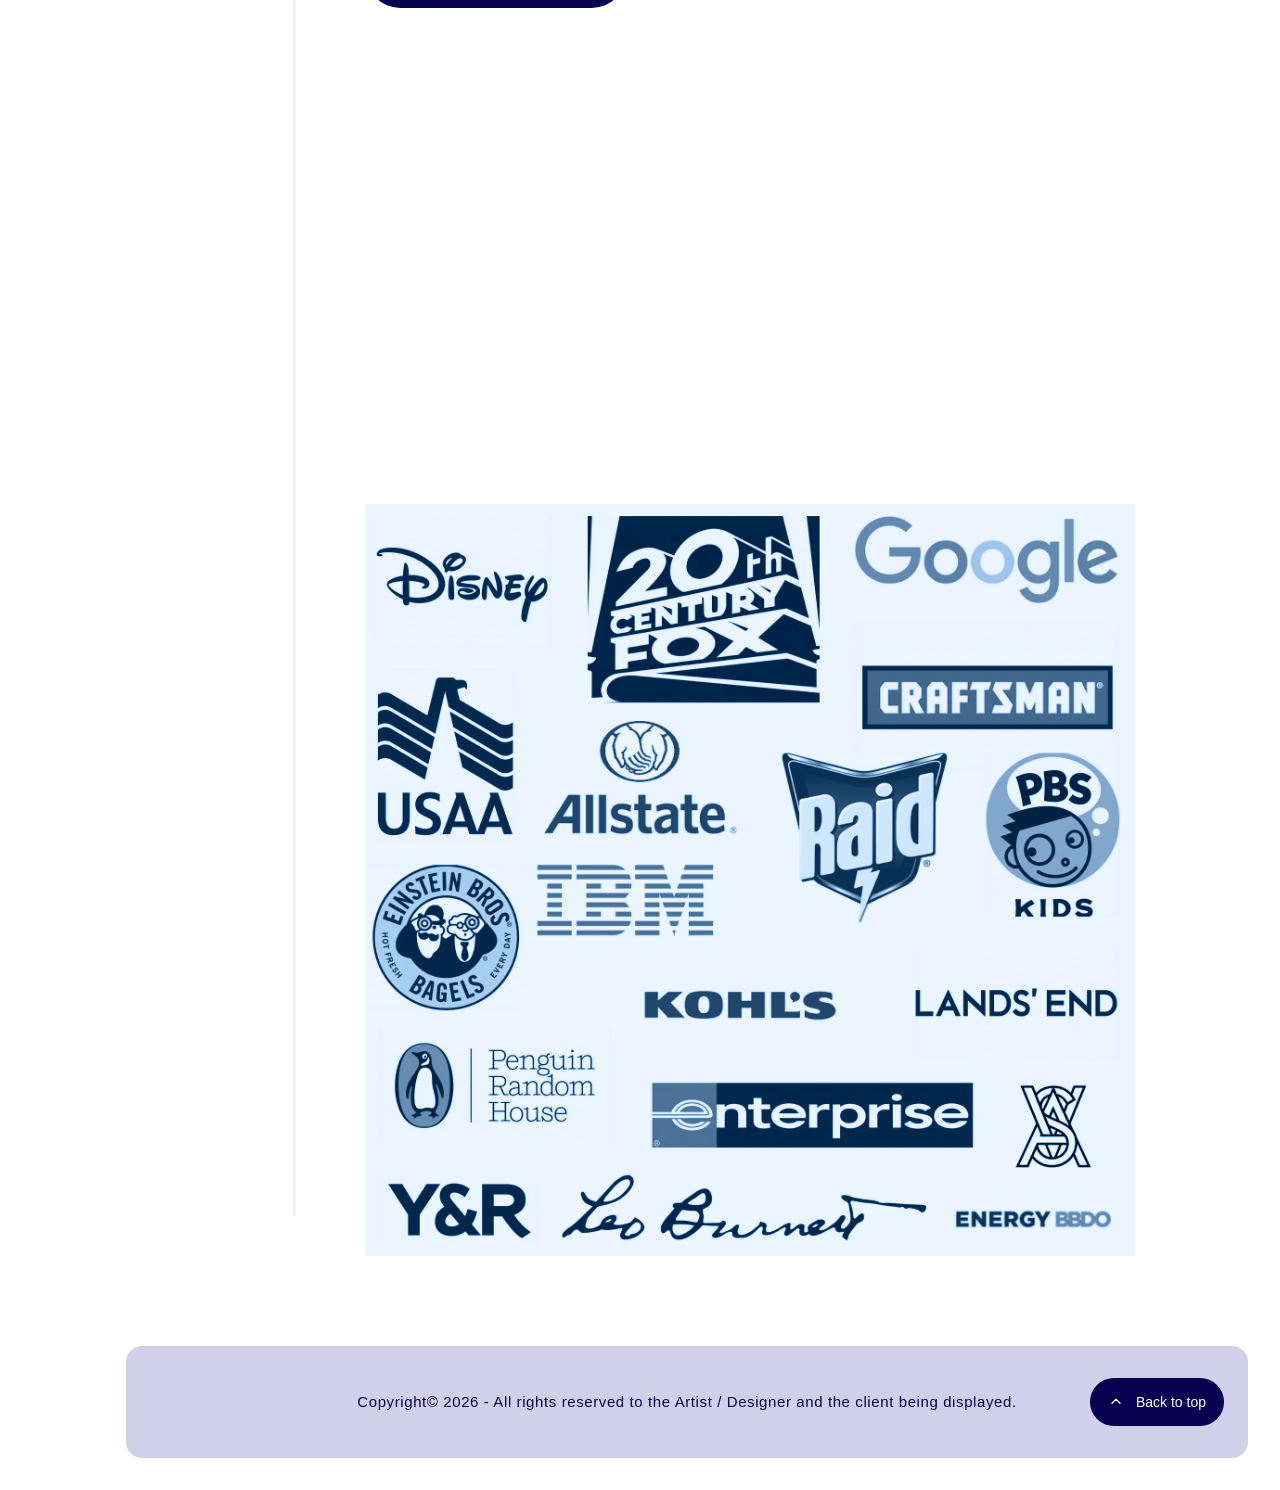
<file: resume.html>
<!doctype html>
<html lang="en">
  <head>
    <meta charset="UTF-8" />
    <meta name="viewport" content="width=device-width, initial-scale=1" />
    <meta name="theme-color" content="#060150" />
    <meta
      name="description"
      content="Resume of Christian Jackson, a digital artist and senior product designer."
    />
    <title>Resume — Christian Jackson</title>
    <link rel="stylesheet" href="./styles.css" />
    <link rel="stylesheet" href="./resume.css" />
    <script src="./app.js" defer></script>
  </head>
  <body class="resume-page">
    <div class="page-shell" id="top">
      <aside class="desktop-rail" aria-label="Primary navigation">
        <a class="brand-link" href="./index.html#top" aria-label="Christian Jackson home">
          <img src="./public/assets/brand-mark.png" alt="" />
        </a>

        <nav class="rail-navigation" aria-label="Portfolio pages">
          <a class="rail-link" href="./index.html#top" aria-label="Work">
            <img src="./public/assets/icon-work.svg" alt="" />
            <span class="rail-link-label" aria-hidden="true">Work</span>
          </a>
          <a class="rail-link" href="./personal-art.html#top" aria-label="Personal art">
            <img src="./public/assets/icon-art.svg" alt="" />
            <span class="rail-link-label" aria-hidden="true">Personal art</span>
          </a>
          <a class="rail-link" href="./about.html#top" aria-label="About">
            <img src="./public/assets/icon-about.svg" alt="" />
            <span class="rail-link-label" aria-hidden="true">About</span>
          </a>
          <a
            class="rail-link is-current"
            href="./resume.html#top"
            aria-label="Resume"
            aria-current="page"
          >
            <img src="./public/assets/icon-resume.svg" alt="" />
            <span class="rail-link-label" aria-hidden="true">Resume</span>
          </a>
        </nav>

        <a
          class="instagram-link"
          href="https://www.instagram.com/chrstnjcksn/"
          target="_blank"
          rel="noreferrer"
          aria-label="Instagram (opens in a new tab)"
        >
          <img src="./public/assets/icon-instagram.svg" alt="" />
        </a>
      </aside>

      <main class="page-main resume-main">
        <header class="mobile-header">
          <a class="brand-link" href="./index.html#top" aria-label="Christian Jackson home">
            <img src="./public/assets/brand-mark.png" alt="" />
          </a>
          <a
            class="mobile-instagram-link"
            href="https://www.instagram.com/chrstnjcksn/"
            target="_blank"
            rel="noreferrer"
            aria-label="Instagram (opens in a new tab)"
          >
            <img src="./public/assets/icon-instagram.svg" alt="" />
          </a>
        </header>

        <div class="resume-content">
          <div class="resume-timeline-track" aria-hidden="true"></div>
          <section class="resume-hero" aria-labelledby="resume-title">
            <div class="resume-hero-copy">
              <p class="resume-eyebrow">REsume</p>
              <h1 id="resume-title">Christian Jackson</h1>
              <p class="resume-subtitle">Digital Artist &amp; Sr. Product Designer</p>
              <p class="resume-summary">
                I am a freelance designer and illustrator quietly working my magic from a secret
                bunker in an undisclosed location. With over 15 years in art and design I have
                managed to have my work featured on The ABC Television Network, 20th Century Fox,
                Lionsgate, Mashable, BuzzFeed, and many others. I have a strong UX backbone that
                has steered the direction of innovative software across a league of products
                ranging from lifestyle apps for startups to custom management systems for
                industry leaders. And if print is still your thing. I got you covered.
              </p>
            </div>
          </section>

          <section class="resume-career" aria-labelledby="work-title">
            <div class="resume-grid resume-career-heading">
              <p class="resume-date">2006 - 2026</p>
              <h2 class="resume-section-pill" id="work-title">THe WOrk</h2>
            </div>

            <article class="resume-grid resume-entry resume-entry--freelance">
              <p class="resume-date">2007 - Today</p>
              <div class="resume-entry-content">
                <h3>Freelance Artist &amp; Designer</h3>
                <p class="resume-role">UI/UX Product Design - Illustration - UI Animation</p>
                <p>
                  I offer a suite of creative services ranging from: design for digital and print,
                  Branding, software prototyping, and traditional/digital illustration
                </p>
              </div>
            </article>

            <article class="resume-grid resume-entry">
              <p class="resume-date">2026 - Today</p>
              <div class="resume-entry-content">
                <h3>Carmax</h3>
                <p class="resume-role">Sr. Visual Systems Designer - Illustration - Animation</p>
                <p>
                  I support 7 product designers spread across the commerce, logistics and
                  financial programs. In addition to making sure the design system is applied
                  consistently, and maintaining continuity across experiences, I also help my
                  PDs make sound, user centered design decisions and at times support them in
                  navigating conflict. My unique skillset among my fellow VSDs is illustration
                  and animation. I’m the primary contributor of new icons. I bring engaging
                  motion to the Skye AI chat bot. And I’m the the lead illustrator in our
                  current effort to refresh the illustration style.
                </p>
              </div>
            </article>

            <article class="resume-grid resume-entry">
              <p class="resume-date">2025 - 2026</p>
              <div class="resume-entry-content">
                <h3>Comcast Xfinity Mobile</h3>
                <p class="resume-role">UI/UX Product Design - Illustration - UI Animation</p>
                <ul>
                  <li>
                    <strong>Designed key experiences for Xfinity Mobile,</strong> including home
                    security shopping, device trade-in, and global travel pass features.
                  </li>
                  <li>
                    <strong>Explored native wallet integrations</strong> across Apple, Google, and
                    Samsung to expand Xfinity’s digital ecosystem.
                  </li>
                  <li>
                    <strong>Created on-brand spot and hero illustrations,</strong> along with
                    several new additions to the icon library that elevated visual consistency.
                  </li>
                  <li>
                    <strong>Designed and animated</strong> account highlight sequences, interactive
                    infographics, and expressive pet characters for Family Settings.
                  </li>
                  <li>
                    <strong>Produced high-fidelity prototypes</strong> to communicate design intent
                    and motion at a realistic, production-ready level.
                  </li>
                </ul>
              </div>
            </article>

            <article class="resume-grid resume-entry">
              <p class="resume-date">2022 - 2024</p>
              <div class="resume-entry-content">
                <h3>Carelon</h3>
                <p class="resume-role">Sr. UI/UX Product Designer</p>
                <ul>
                  <li>
                    <strong>Led strategic product design</strong> within the complex domain of
                    Payment Integrity, shaping a suite of products that optimized the
                    coordination of benefits process.
                  </li>
                  <li>
                    <strong>Delivered advanced prototypes</strong> to validate product solutions,
                    accelerate stakeholder alignment, and guide engineering implementation.
                  </li>
                  <li>
                    <strong>Designed, implemented, and maintained a scalable UI library,</strong>
                    ensuring consistency across multiple products and overseeing its integration
                    into development workflows.
                  </li>
                  <li>
                    <strong>Partnered with product and engineering teams</strong> to balance
                    business requirements, compliance needs, and user-centered design principles,
                    driving efficiency and usability in a highly regulated healthcare space.
                  </li>
                </ul>
              </div>
            </article>

            <article class="resume-grid resume-entry">
              <p class="resume-date">2020 - 2021</p>
              <div class="resume-entry-content">
                <h3>Chec Health</h3>
                <p class="resume-role">Sr. UI/UX Product Designer - Illustrator</p>
                <p>
                  Complete rebranding and redesign of website (mobile first solutions). Created
                  their component library with elements ready for quick assembly of prototypes. I
                  also illustrated all art and custom icons.
                </p>
              </div>
            </article>

            <article class="resume-grid resume-entry">
              <p class="resume-date">2020 - 2021</p>
              <div class="resume-entry-content">
                <h3>iFIT</h3>
                <p class="resume-role">Sr. UI/UX Product Designer</p>
                <p>
                  Iterative design of the current iFit home workout product. I also worked on
                  their exploration team, where we design and tested the future of iFIT, building
                  advanced, realistic prototypes.
                </p>
              </div>
            </article>

            <article class="resume-grid resume-entry">
              <p class="resume-date">2019 - 2022</p>
              <div class="resume-entry-content">
                <h3>Anthem BCBS</h3>
                <p class="resume-role">Sr. UI/UX Product Designer</p>
                <ul>
                  <li>
                    <strong>Established and maintained a comprehensive design system</strong> and
                    component library for both mobile and web, ensuring scalable, consistent, and
                    accessible user experiences across Anthem’s digital ecosystem.
                  </li>
                  <li>
                    <strong>Designed native mobile experiences</strong> within the Sydney
                    application, balancing business requirements with user-centered design
                    principles.
                  </li>
                  <li>
                    <strong>Prototyped future-facing concepts</strong> leveraging AI, AR, VR, and XR
                    technologies, envisioning Anthem’s role in Web 3.0 and beyond.
                  </li>
                </ul>
                <p class="resume-role resume-role--secondary">Illustrator - UI Animator</p>
                <ul>
                  <li>
                    <strong>Curated and produced a branded library</strong> of custom illustrations
                    and iconography, strengthening Anthem’s visual identity across digital
                    touch-points.
                  </li>
                  <li>
                    <strong>Delivered code-ready UI animations,</strong> streamlining developer
                    handoff and accelerating implementation timelines.
                  </li>
                </ul>
              </div>
            </article>

            <article class="resume-grid resume-entry">
              <p class="resume-date">2016 - 2022</p>
              <div class="resume-entry-content">
                <h3>United Airlines</h3>
                <p class="resume-role">Illustrator</p>
                <p>
                  Responsible for all the Kids Snack Box art. Character designer for "Ben Flyin
                  and Friends" Spot and hero illustrations for web, packaging and print collateral.
                </p>
              </div>
            </article>

            <article class="resume-grid resume-entry">
              <p class="resume-date">2017 - 6 Months</p>
              <div class="resume-entry-content">
                <h3>My Case</h3>
                <p class="resume-role">Illustrator</p>
                <p>
                  Hired to create the illustration style for the rebranding of My Case. Spot,
                  hero and deluxe icon illustrations for a web app.
                </p>
              </div>
            </article>

            <article class="resume-grid resume-entry">
              <p class="resume-date">2017 - 2 Months</p>
              <div class="resume-entry-content">
                <h3>20th Century Fox</h3>
                <p class="resume-role">Illustrator</p>
                <p>
                  I was sought out by 20th Century Fox to illustrate an alternative poster for the
                  2017 film "The Post"
                </p>
              </div>
            </article>

            <article class="resume-grid resume-entry">
              <p class="resume-date">2016 -3 Months</p>
              <div class="resume-entry-content">
                <h3>Penguin RandomHouse</h3>
                <p class="resume-role">Illustrator - Book cover Designer</p>
                <p>
                  I was sought out to illustrate the cover for "Love Hurts Buddist Advice For The
                  Brokenhearted" by Lodro Rinzler. On Shelves now.
                </p>
              </div>
            </article>

            <article class="resume-grid resume-entry">
              <p class="resume-date">2016 -2019</p>
              <div class="resume-entry-content">
                <h3>VSA Partners</h3>
                <p class="resume-role">Illustrator</p>
                <p>
                  Over the course of 3 years, I worked (on and off) with VSA Partners illustrating
                  for their clients: Google, Blue Point Brewery, and Abbott
                </p>
              </div>
            </article>

            <article class="resume-grid resume-entry">
              <p class="resume-date">2015 -2020</p>
              <div class="resume-entry-content">
                <h3>Little Nugget</h3>
                <p class="resume-role">Chief Creative Guru</p>
                <ul>
                  <li>
                    <strong>Co-founded and directed the creation of the Little Nugget native app,</strong>
                    guiding the product from initial concept to successful launch and growth over
                    a 5-year period.
                  </li>
                  <li>
                    <strong>As the sole product designer,</strong> led all UX strategy, user flows,
                    wireframes, and advanced prototypes, ensuring a seamless end-to-end user
                    experience.
                  </li>
                  <li>
                    <strong>Designed the complete visual identity and UI design system,</strong>
                    translating brand values into cohesive interfaces for iOS and Android.
                  </li>
                  <li>
                    <strong>As the sole illustrator,</strong> produced a library of custom spot
                    artwork and iconography, telling a consistent brand story and enhancing user
                    delight.
                  </li>
                  <li>
                    <strong>Collaborated with developers and stakeholders</strong> to deliver an
                    app that combined functional clarity with a playful, on-brand aesthetic,
                    driving adoption and customer loyalty.
                  </li>
                </ul>
              </div>
            </article>

            <article class="resume-grid resume-entry">
              <p class="resume-date">2014 -2019</p>
              <div class="resume-entry-content">
                <h3>Orthogonal</h3>
                <p class="resume-role">Sr. UI/UX Product Designer</p>
                <ul>
                  <li>
                    <strong>Designed native software</strong> for emerging healthcare technologies,
                    translating complex technical requirements into intuitive, user-friendly
                    experiences.
                  </li>
                  <li>
                    <strong>Developed iterative prototypes for user testing,</strong> incorporating
                    feedback to refine usability and accelerate decision-making.
                  </li>
                  <li>
                    <strong>Presented design solutions directly to VP-level clients,</strong>
                    influencing product strategy and building trust at the executive level.
                  </li>
                  <li>
                    <strong>Partnered with cross-disciplinary teams</strong> to ensure designs
                    balanced regulatory compliance, technical feasibility, and user-centered
                    principles.
                  </li>
                </ul>
              </div>
            </article>

            <article class="resume-grid resume-entry">
              <p class="resume-date">2014 -3 Months</p>
              <div class="resume-entry-content">
                <h3>Disney</h3>
                <p class="resume-role">Illustrator - Book cover Designer</p>
                <p>
                  Collaborated on cover illustrations for their Twisted Tales book series. A
                  skewed reimagining of the classic Disney Stories.
                </p>
              </div>
            </article>

            <article class="resume-grid resume-entry">
              <p class="resume-date">2011 - 2013</p>
              <div class="resume-entry-content">
                <h3>Discovery Chicago</h3>
                <p class="resume-role">Jr. UI/UX - Print Designer - Illustrator</p>
                <p>
                  Provided a range of design collateral in the healthcare space from: presentation
                  design, email templates, assorted print material, publication, and medical
                  software.
                </p>
              </div>
            </article>

            <article class="resume-grid resume-entry resume-entry--last-work">
              <p class="resume-date">2006 - 2009</p>
              <div class="resume-entry-content">
                <h3>Academy of Design, Chicago</h3>
                <p class="resume-role">Print Designer - Print Operator</p>
                <p>
                  Created a plethora of designed material for all departments. Projects included:
                  posters, postcards, invites, flyers, brochures, booklets, signage, informational
                  design, professional documents and other design collateral.
                </p>
              </div>
            </article>

            <section class="resume-grid resume-education" aria-labelledby="education-title">
              <p class="resume-date">2009 - Gratuated</p>
              <div class="resume-entry-content">
                <h2 class="resume-section-pill" id="education-title">Education</h2>
                <p class="resume-education-school">Academy of Design, Chicago</p>
                <p class="resume-education-degree">BFA / Visual communication</p>
              </div>
            </section>

            <section class="resume-grid resume-name-drop" aria-labelledby="name-drop-title">
              <p class="resume-date">2009 - 2024</p>
              <div class="resume-entry-content">
                <h2 class="resume-section-pill" id="name-drop-title">Name Drop</h2>
                <figure class="resume-logo-wall">
                  <img
                    src="./public/assets/resume/name-drop-wall.jpg"
                    alt="Client logos: Disney, 20th Century Fox, Google, USAA, Allstate, Craftsman, Raid, PBS Kids, Einstein Bros. Bagels, IBM, Kohl’s, Lands’ End, Penguin Random House, Enterprise, Y&R, Leo Burnett, and Energy BBDO."
                    loading="lazy"
                    decoding="async"
                  />
                </figure>
              </div>
            </section>
          </section>
        </div>

        <footer class="site-footer resume-footer">
          <p>Copyright© 2026 - All rights reserved to the Artist / Designer and the client being displayed.</p>
          <a class="resume-back-to-top" href="#top">
            <img src="./public/assets/personal-art/back-to-top.svg" alt="" />
            <span>Back to top</span>
          </a>
        </footer>
      </main>

      <nav class="mobile-rail-navigation" aria-label="Portfolio pages">
        <a class="mobile-rail-link" href="./index.html#top" aria-label="Work">
          <img src="./public/assets/icon-work.svg" alt="" />
        </a>
        <a class="mobile-rail-link" href="./personal-art.html#top" aria-label="Personal art">
          <img src="./public/assets/icon-art.svg" alt="" />
        </a>
        <a class="mobile-rail-link" href="./about.html#top" aria-label="About">
          <img src="./public/assets/icon-about.svg" alt="" />
        </a>
        <a
          class="mobile-rail-link is-current"
          href="./resume.html#top"
          aria-label="Resume"
          aria-current="page"
        >
          <img src="./public/assets/icon-resume.svg" alt="" />
        </a>
      </nav>
    </div>
  </body>
</html>
</file>
<file: styles.css>
:root {
  color-scheme: light;
  --ink: #060150;
  --lavender: #d1cfe9;
  --paper: #fff;
  --components\/primary-12\%: #06015066;
  --shadow: 0 4px 9px rgb(17 21 69 / 13%), 0 2px 3.5px rgb(17 21 69 / 7%);
  font-family: "Google Sans", "Arial", sans-serif;
  font-synthesis: none;
  text-rendering: optimizeLegibility;
}

* {
  box-sizing: border-box;
}

html {
  scroll-behavior: smooth;
}

body {
  min-width: 320px;
  margin: 0;
  color: var(--ink);
  background: var(--paper);
}

button,
a {
  -webkit-tap-highlight-color: transparent;
}

button {
  color: inherit;
  font: inherit;
}

a {
  color: inherit;
}

.page-shell {
  display: flex;
  align-items: flex-start;
  gap: 32px;
  min-height: 100vh;
  padding: 32px;
}

.desktop-rail {
  position: sticky;
  z-index: 3;
  top: 32px;
  display: flex;
  flex: 0 0 62px;
  flex-direction: column;
  align-items: center;
  justify-content: space-between;
  width: 62px;
  height: min(980px, calc(100vh - 64px));
  min-height: 480px;
}

.brand-link {
  display: flex;
  width: 64px;
  height: 78px;
  flex: 0 0 auto;
  align-items: center;
  justify-content: center;
}

.desktop-rail > .brand-link {
  align-self: flex-start;
  justify-content: flex-start;
}

.brand-link img {
  display: block;
  width: 92.813px;
  height: 78.581px;
  object-fit: contain;
}

.rail-navigation {
  box-sizing: border-box;
  display: flex;
  width: 64px;
  flex: 0 0 auto;
  align-self: flex-start;
  flex-direction: column;
  gap: 12px;
  align-items: flex-start;
  padding: 8px;
  border-radius: 32px;
  background: var(--paper);
  box-shadow: var(--shadow);
  transform-origin: left center;
  transition: width 180ms ease;
}

.rail-link {
  display: flex;
  width: 48px;
  height: 48px;
  flex: 0 0 auto;
  align-items: center;
  gap: 12px;
  overflow: hidden;
  padding: 0 12px;
  border-radius: 70px;
  text-decoration: none;
  transition: width 180ms ease, background-color 140ms ease, transform 140ms ease;
}

.rail-link img {
  display: block;
  width: 24px;
  height: 24px;
  flex: 0 0 24px;
}

.rail-link-label {
  width: 0;
  overflow: hidden;
  color: var(--ink);
  font-size: 14px;
  font-weight: 500;
  white-space: nowrap;
  opacity: 0;
  transition: width 180ms ease, opacity 120ms ease;
}

.rail-navigation:hover,
.rail-navigation:focus-within {
  width: 180px;
  align-items: stretch;
}

.rail-navigation:hover .rail-link,
.rail-navigation:focus-within .rail-link {
  width: 100%;
}

.rail-navigation:hover .rail-link-label,
.rail-navigation:focus-within .rail-link-label {
  width: auto;
  opacity: 1;
}

.rail-link:hover {
  transform: translateY(-1px);
  background: rgb(209 207 233 / 45%);
}

.rail-link.is-current {
  background: var(--ink);
}

.rail-link.is-current img {
  filter: brightness(0) invert(1);
}

.rail-link.is-current .rail-link-label {
  color: var(--paper);
}

.instagram-link {
  display: grid;
  width: 64px;
  height: 64px;
  place-items: center;
  border-radius: 50%;
  background: var(--paper);
  box-shadow: var(--shadow);
  transition: transform 140ms ease;
}

.instagram-link:hover {
  transform: translateY(-2px);
}

.instagram-link img {
  width: 24px;
  height: 24px;
}

.page-main {
  position: relative;
  z-index: 1;
  display: flex;
  min-width: 0;
  flex: 1 1 auto;
  flex-direction: column;
  align-items: center;
  gap: 10px;
}

.intro {
  display: grid;
  width: 100%;
  min-height: 334px;
  padding: 50px max(5vw, 36px);
  place-items: start center;
  text-align: center;
}

.intro h1 {
  width: 100%;
  max-width: 1180px;
  margin: 0;
  color: var(--ink);
  font-size: clamp(42px, 3.53vw, 61px);
  font-weight: 700;
  letter-spacing: -0.02em;
  line-height: 1.28;
}

.portfolio {
  display: flex;
  width: 100%;
  flex-direction: column;
  align-items: center;
  padding: 0 0 200px;
}

.portfolio-toolbar {
  position: sticky;
  z-index: 3;
  top: 32px;
  display: flex;
  width: 100%;
  min-height: 48px;
  align-items: center;
  justify-content: center;
  margin-bottom: 50px;
}

.filter-group {
  display: flex;
  min-height: 48px;
  align-items: center;
  gap: 8px;
  padding: 8px;
  border-radius: 90px;
  background: var(--paper);
  box-shadow: 0 4px 18px rgb(17 21 69 / 13%), 0 2px 7px rgb(17 21 69 / 7%);
}

.filter-button {
  display: grid;
  height: 32px;
  padding: 8px 12px;
  place-items: center;
  border: 0;
  border-radius: 70px;
  background: transparent;
  color: rgb(6 1 80 / 40%);
  cursor: pointer;
  font-size: 14px;
  font-weight: 500;
  letter-spacing: 0.56px;
  white-space: nowrap;
  transition: background-color 140ms ease, color 140ms ease;
}

.filter-button:not(.is-active):hover {
  background: rgb(209 207 233 / 45%);
  color: var(--ink);
}

.filter-button.is-active {
  background: var(--ink);
  color: var(--paper);
}

.project-grid {
  display: flex;
  width: min(100%, 1281px);
  flex-wrap: wrap;
  justify-content: center;
  gap: 24px;
  align-items: start;
}

.project-card {
  position: relative;
  display: block;
  flex: 0 1 392px;
  overflow: hidden;
  aspect-ratio: 392 / 286;
  border-radius: 24px;
  background: #f3f2f5;
  filter: drop-shadow(
    0px 4.446px 12.227px var(--components\/primary-12\%, rgba(6, 1, 80, 0.4))
  );
  isolation: isolate;
  transition: transform 180ms ease, filter 180ms ease;
}

.project-card[hidden] {
  display: none;
}

.project-card > img {
  position: absolute;
  top: -8.55%;
  left: -6.25%;
  display: block;
  width: 112.5%;
  height: 117.1%;
  max-width: none;
  object-fit: fill;
  pointer-events: none;
}

.project-card::after {
  position: absolute;
  z-index: 1;
  top: 0;
  right: 0;
  left: 0;
  width: 100%;
  height: 100%;
  background: rgb(6 1 80 / 34%);
  content: "";
  opacity: 0;
  pointer-events: none;
  transition: opacity 180ms ease;
}

.project-card:hover,
.project-card:focus-visible {
  z-index: 2;
}

.project-card:hover::after,
.project-card:focus-visible::after {
  opacity: 1;
  background: #262626;
  mix-blend-mode: multiply;
}

.card-action {
  position: absolute;
  z-index: 2;
  top: 50%;
  left: 50%;
  display: flex;
  height: 48px;
  align-items: center;
  padding: 8px 16px;
  transform: translate(-50%, -40%);
  border-radius: 70px;
  background: var(--paper);
  color: var(--ink);
  font-size: 14px;
  font-weight: 500;
  letter-spacing: 0.56px;
  white-space: nowrap;
  opacity: 0;
  transition: opacity 180ms ease, transform 180ms ease;
}

.project-card:hover .card-action,
.project-card:focus-visible .card-action {
  transform: translate(-50%, -50%);
  opacity: 1;
}

.project-card:focus-visible,
.rail-link:focus-visible,
.instagram-link:focus-visible,
.filter-button:focus-visible,
.mobile-rail-link:focus-visible,
.mobile-instagram-link:focus-visible {
  outline: 3px solid #7354ff;
  outline-offset: 3px;
}

.site-footer {
  display: flex;
  width: 100%;
  min-height: 87px;
  align-items: center;
  justify-content: center;
  padding: 24px 32px;
  border-radius: 16px;
  background: var(--lavender);
  color: var(--ink);
  text-align: center;
}

.site-footer p {
  margin: 0;
  font-size: 15px;
  font-weight: 400;
  letter-spacing: 0.04em;
  line-height: 1.5;
}

.mobile-header {
  display: none;
}

.mobile-rail-navigation {
  display: none;
}

@media (max-width: 1199px) {
  body {
    background: var(--paper);
  }

  .page-shell {
    gap: 32px;
  }

  .intro {
    min-height: 412px;
    padding-right: 25px;
    padding-left: 25px;
  }

  .intro h1 {
    max-width: 816px;
    font-size: clamp(40px, 5.3vw, 54px);
    line-height: 1.28;
  }

  .portfolio {
    padding-top: 32px;
  }
}

@media (max-width: 700px) {
  body {
    background: var(--paper);
  }

  .page-shell {
    display: block;
    padding: 32px 24px 120px;
  }

  .desktop-rail {
    display: none;
  }

  .page-main {
    gap: 0;
  }

  .mobile-header {
    display: flex;
    width: 100%;
    height: 64px;
    align-items: center;
    justify-content: space-between;
  }

  .mobile-header .brand-link {
    width: 52px;
    height: 64px;
    justify-content: flex-start;
  }

  .mobile-header .brand-link img {
    width: 75.625px;
    height: 64px;
    object-fit: cover;
  }

  .mobile-instagram-link {
    display: flex;
    width: 62px;
    height: 64px;
    flex: 0 0 auto;
    align-items: center;
    justify-content: center;
    border-radius: 80px;
    background: var(--paper);
    box-shadow: var(--shadow);
  }

  .mobile-instagram-link img {
    display: block;
    width: 24px;
    height: 24px;
  }

  .mobile-rail-navigation {
    position: fixed;
    z-index: 10;
    bottom: 32px;
    left: 50%;
    display: flex;
    width: min(244px, calc(100vw - 32px));
    height: 64px;
    align-items: center;
    justify-content: center;
    gap: 12px;
    padding: 8px;
    transform: translateX(-50%);
    border-radius: 32px;
    background: var(--paper);
    box-shadow: var(--shadow);
  }

  .mobile-rail-link {
    display: flex;
    width: 48px;
    height: 48px;
    flex: 0 0 48px;
    align-items: center;
    justify-content: center;
    border-radius: 70px;
    text-decoration: none;
    transition: background-color 140ms ease, transform 140ms ease;
  }

  .mobile-rail-link img {
    display: block;
    width: 24px;
    height: 24px;
  }

  .mobile-rail-link:hover {
    transform: translateY(-1px);
    background: rgb(209 207 233 / 45%);
  }

  .mobile-rail-link.is-current {
    background: var(--ink);
  }

  .mobile-rail-link.is-current img {
    filter: brightness(0) invert(1);
  }

  .intro {
    min-height: 306px;
    margin-top: 40px;
    padding: 0;
    place-items: center;
  }

  .intro h1 {
    max-width: 392px;
    font-size: 40px;
    letter-spacing: -0.035em;
    line-height: normal;
  }

  .portfolio {
    margin-top: 10px;
    padding-top: 32px;
    padding-bottom: 64px;
  }

  .portfolio-toolbar {
    min-height: 48px;
    margin-bottom: 50px;
  }

  .project-grid {
    width: min(100%, 392px);
  }

  .site-footer {
    min-height: 64px;
    padding: 16px;
    border-radius: 12px;
  }

  .site-footer p {
    font-size: 11px;
    letter-spacing: 0.015em;
  }
}

@media (prefers-reduced-motion: reduce) {
  *,
  *::before,
  *::after {
    scroll-behavior: auto !important;
    transition-duration: 0.01ms !important;
  }
}
</file>
<file: about.css>
.about-main {
  gap: 0;
}

.about-page .rail-link.is-current {
  background: var(--lavender);
}

.about-page .rail-link.is-current img {
  filter: none;
}

.about-page .rail-link.is-current .rail-link-label {
  color: var(--ink);
}

.about-page-content {
  display: flex;
  width: 100%;
  flex-direction: column;
  align-items: center;
  padding-top: 40px;
}

.about-story {
  display: flex;
  width: min(100%, 795px);
  flex-direction: column;
  align-items: center;
  gap: 66px;
}

.about-profile-photo {
  position: relative;
  width: min(100%, 441.254px);
  aspect-ratio: 441.254 / 442.962;
  overflow: hidden;
  flex: 0 0 auto;
  border-radius: 50%;
}

.about-profile-photo img {
  position: absolute;
  top: -22.81%;
  left: -4.87%;
  display: block;
  width: 109.74%;
  height: 145.63%;
  max-width: none;
  object-fit: cover;
}

.about-copy {
  display: flex;
  width: min(100%, 692.986px);
  flex-direction: column;
  align-items: stretch;
  color: var(--ink);
}

.about-copy h1,
.about-copy h2,
.about-copy p {
  margin: 0;
}

.about-copy h1 {
  margin-bottom: 51px;
  color: var(--ink);
  font-size: 84px;
  font-weight: 700;
  letter-spacing: -1.68px;
  line-height: 88px;
}

.about-copy p {
  font-size: 20px;
  font-weight: 500;
  letter-spacing: 0.4px;
  line-height: 1.5;
  text-align: justify;
}

.about-copy > p:first-of-type {
  min-height: 240px;
}

.about-copy > p:last-child {
  min-height: 270px;
}

.about-copy h2 {
  margin-top: 42px;
  font-size: 51px;
  font-weight: 700;
  letter-spacing: 1.02px;
  line-height: normal;
}

.about-copy h2 + p {
  margin-top: 22px;
}

.about-drawings {
  display: flex;
  width: min(100%, 795px);
  flex-direction: column;
  align-items: center;
  gap: 42px;
  margin-top: 142px;
}

.about-carousel {
  position: relative;
  width: min(100%, 646.535px);
  aspect-ratio: 646.535 / 792.005;
  overflow: hidden;
  padding-top: 0;
  background: var(--paper);
}

.about-carousel-viewport {
  width: 100%;
  aspect-ratio: 1;
  overflow: hidden;
}

.about-carousel-track {
  display: flex;
  width: 100%;
  height: 100%;
  transition: transform 280ms ease;
}

.about-carousel-slide {
  width: 100%;
  height: 100%;
  flex: 0 0 100%;
  margin: 0;
}

.about-carousel-slide img {
  display: block;
  width: 100%;
  height: 100%;
  object-fit: cover;
}

.about-carousel-controls {
  position: absolute;
  right: 0;
  bottom: 3.03%;
  left: 0;
  display: flex;
  justify-content: center;
  gap: 74px;
  transform: translateY(20px);
}

.about-carousel-control {
  display: grid;
  width: 40.275px;
  height: 40.275px;
  flex: 0 0 40.275px;
  place-items: center;
  padding: 0;
  border: 0;
  background: transparent;
  cursor: pointer;
}

.about-carousel-control img {
  display: block;
}

.about-carousel-control--previous img {
  transform: rotate(180deg);
}

.about-carousel-control:focus-visible {
  border-radius: 50%;
  outline: 3px solid #7354ff;
  outline-offset: 3px;
}

.about-carousel-status {
  position: absolute;
  width: 1px;
  height: 1px;
  overflow: hidden;
  clip-path: inset(50%);
  white-space: nowrap;
}

.about-family-gallery {
  display: flex;
  width: min(100%, 1570px);
  flex-direction: column;
  overflow: hidden;
  margin-top: 81px;
  border-radius: 39.447px;
  background: #fff3e0;
}

.about-gallery-row {
  display: grid;
  width: 100%;
  grid-template-columns: repeat(3, minmax(0, 1fr));
  overflow: hidden;
}

.about-gallery-row--top {
  aspect-ratio: 1569.603 / 409.65;
}

.about-gallery-row--second {
  align-items: start;
  aspect-ratio: 1569.601 / 815.684;
}

.about-gallery-row--third {
  aspect-ratio: 1569.601 / 709.604;
}

.about-gallery-row--fourth {
  aspect-ratio: 1569.601 / 744.275;
}

.about-artwork {
  position: relative;
  min-width: 0;
  overflow: hidden;
  margin: 0;
}

.about-gallery-row--top .about-artwork {
  height: 100%;
  border-radius: 18.167px;
}

.about-gallery-row--second .about-artwork {
  height: 91.09%;
}

.about-gallery-row--third .about-artwork,
.about-gallery-row--fourth .about-artwork {
  height: 100%;
}

.about-artwork--landscape {
  aspect-ratio: 522.8 / 409.65;
}

.about-artwork--wide {
  width: 100%;
  aspect-ratio: 1569.601 / 625.891;
  border-radius: 18.167px;
}

.about-artwork img {
  display: block;
  width: 100%;
  height: 100%;
  object-fit: cover;
}

.about-artwork--crop-01 img,
.about-artwork--crop-02 img,
.about-artwork--crop-03 img,
.about-artwork--crop-05 img,
.about-artwork--crop-06 img,
.about-artwork--crop-13 img {
  position: absolute;
  max-width: none;
  object-fit: fill;
}

.about-artwork--crop-01 img {
  top: -2.49%;
  left: -11.62%;
  width: 123.24%;
  height: 118.26%;
}

.about-artwork--crop-02 img {
  top: 0.02%;
  left: -4.53%;
  width: 109.06%;
  height: 104.39%;
}

.about-artwork--crop-03 img {
  top: -0.35%;
  left: -6.17%;
  width: 112.34%;
  height: 107.36%;
}

.about-artwork--crop-05 img {
  top: -2.67%;
  left: -52.54%;
  width: 225.67%;
  height: 119.21%;
}

.about-artwork--crop-06 img {
  top: 0;
  left: -2.18%;
  width: 110.16%;
  height: 100%;
}

.about-artwork--crop-13 img {
  top: -3.05%;
  left: 0;
  width: 100%;
  height: 103.05%;
}

.about-footer {
  width: min(100%, 1570px);
  min-height: 112px;
  justify-content: space-between;
  gap: 24px;
  margin-top: 81px;
  padding: 32px 32px 32px 180px;
}

.about-footer p {
  flex: 1 1 auto;
}

.about-back-to-top {
  display: flex;
  min-height: 48px;
  flex: 0 0 auto;
  align-items: center;
  gap: 12px;
  padding: 8px 24px 8px 16px;
  border-radius: 70px;
  background: var(--lavender);
  color: var(--ink);
  font-size: 14px;
  font-weight: 500;
  letter-spacing: 0.56px;
  text-decoration: none;
}

.about-back-to-top:hover {
  background: #c3c0e0;
}

.about-back-to-top img {
  width: 24px;
  height: 24px;
}

.about-back-to-top:focus-visible {
  outline: 3px solid #7354ff;
  outline-offset: 3px;
}

@media (max-width: 1199px) {
  .about-story,
  .about-drawings {
    width: min(100%, 795px);
  }

  .about-story {
    gap: 56px;
  }

  .about-copy {
    width: min(100%, 692.986px);
  }

  .about-copy h1 {
    font-size: clamp(56px, 7vw, 72px);
    line-height: 1.08;
  }

  .about-copy h2 {
    font-size: clamp(38px, 5vw, 48px);
  }

  .about-family-gallery {
    border-radius: 28px;
  }

  .about-footer {
    padding-left: 32px;
  }
}

@media (max-width: 700px) {
  .about-page-content {
    margin-top: 40px;
    padding-top: 0;
  }

  .about-story {
    width: 100%;
    gap: 32px;
  }

  .about-profile-photo {
    width: min(72vw, 320px);
  }

  .about-copy > p:first-of-type,
  .about-copy > p:last-child {
    min-height: 0;
  }

  .about-copy {
    width: 100%;
  }

  .about-copy h1 {
    margin-bottom: 24px;
    font-size: clamp(38px, 11vw, 52px);
    letter-spacing: -0.04em;
    line-height: 1.08;
  }

  .about-copy p {
    font-size: 17px;
    letter-spacing: 0.1px;
    line-height: 1.55;
    text-align: left;
  }

  .about-copy h2 {
    margin-top: 32px;
    font-size: 34px;
    letter-spacing: 0.4px;
  }

  .about-copy h2 + p {
    margin-top: 16px;
  }

  .about-drawings {
    width: 100%;
    gap: 24px;
    margin-top: 64px;
  }

  .about-carousel-controls {
    gap: 42px;
    transform: none;
  }

  .about-carousel {
    height: auto;
    aspect-ratio: auto;
    padding-bottom: 76px;
  }

  .about-carousel-controls {
    bottom: 8px;
  }

  .about-family-gallery {
    margin-top: 48px;
    border-radius: 18px;
  }

  .about-gallery-row {
    display: contents;
  }

  .about-gallery-row--top .about-artwork {
    width: 100%;
    height: auto;
    aspect-ratio: 522.8 / 409.65;
    border-radius: 12px;
  }

  .about-artwork--wide {
    width: 100%;
    aspect-ratio: 1569.601 / 625.891;
    border-radius: 12px;
  }

  .about-gallery-row--second .about-artwork,
  .about-gallery-row--third .about-artwork,
  .about-gallery-row--fourth .about-artwork {
    height: auto;
    width: 100%;
    aspect-ratio: 0.78;
  }

  .about-artwork--wide img {
    object-fit: contain;
  }

  .about-footer {
    min-height: 0;
    flex-direction: column;
    gap: 20px;
    margin-top: 40px;
    padding: 24px 16px;
    border-radius: 12px;
  }

  .about-footer p {
    flex: 0 1 auto;
    font-size: 11px;
    letter-spacing: 0.2px;
  }
}

@media (prefers-reduced-motion: reduce) {
  .about-carousel-track {
    transition: none;
  }
}
</file>
<file: personal-art.css>
.personal-art-main {
  gap: 0;
  padding-top: 96px;
}

.personal-art-content {
  display: flex;
  width: 100%;
  flex-direction: column;
  align-items: center;
  gap: 0;
}

.art-heading--intro {
  margin-bottom: 80px;
}

.personal-art-toolbar {
  width: 100%;
  margin-bottom: 50px;
}

.art-category-panel,
.print-category {
  display: flex;
  width: 100%;
  flex-direction: column;
  align-items: center;
  gap: 22px;
}

.print-category {
  gap: 50px;
}

.art-category-panel--prints {
  gap: 132px;
}

#instagram-art {
  gap: 50px;
}

.art-category-panel[hidden] {
  display: none;
}

.art-heading {
  display: flex;
  width: 100%;
  flex-direction: column;
  align-items: center;
  color: #262626;
  text-align: center;
}

.art-heading h1,
.art-heading h2,
.art-heading p {
  margin: 0;
  font-weight: 700;
  line-height: normal;
}

.art-heading--intro {
  color: var(--ink);
}

.art-heading--intro h1 {
  font-size: 51px;
  letter-spacing: 1.02px;
}

.art-heading--gallery h2 {
  color: var(--ink);
  font-size: 28px;
  letter-spacing: 0.56px;
}

.art-heading--intro p {
  font-size: 28px;
  font-weight: 500;
  letter-spacing: 0.56px;
}

.art-heading--gallery a {
  color: #198bde;
  font-size: 28px;
  font-weight: 500;
  letter-spacing: 0.56px;
  line-height: normal;
  text-decoration: none;
}

.art-heading--gallery a:hover {
  text-decoration: underline;
}

.editor-gallery,
.editor-feature-grid,
.editor-sketch-grid,
.feature-row,
.instagram-gallery,
.print-gallery {
  width: 100%;
}

.editor-gallery,
.editor-feature-grid,
.editor-sketch-grid {
  display: flex;
  flex-direction: column;
  align-items: center;
  gap: 22px;
}

.artwork,
.instagram-art,
.print-art {
  position: relative;
  display: block;
  min-width: 0;
  overflow: hidden;
  margin: 0;
  border-radius: 18.13px;
  background: #f5f4f4;
}

.artwork img,
.instagram-art > img:first-child,
.print-art img {
  display: block;
  width: 100%;
  height: 100%;
  object-fit: cover;
}

.feature-row {
  display: grid;
  gap: 24.9px;
}

.feature-row--two {
  grid-template-columns: repeat(2, minmax(0, 1fr));
}

.feature-row--three {
  grid-template-columns: repeat(3, minmax(0, 1fr));
}

.feature-row--uneven {
  grid-template-columns: 0.475fr 1fr;
  gap: 25.15px;
}

.artwork--wide {
  width: 100%;
}

.artwork--feature-hero {
  aspect-ratio: 1570 / 519.756;
}

.feature-row--wide .artwork {
  aspect-ratio: 772.56 / 445.765;
}

.artwork--feature-wide {
  aspect-ratio: 1570 / 654.294;
}

.feature-row--prints .artwork {
  aspect-ratio: 769.643 / 498.845;
}

.feature-row--paintings .artwork {
  aspect-ratio: 772.5 / 661.053;
}

.feature-row--portraits .artwork {
  aspect-ratio: 506.685 / 651.168;
}

.artwork--feature-tall {
  aspect-ratio: 1570 / 1157.813;
}

.artwork--feature-banner {
  aspect-ratio: 1564.166 / 549.52;
}

.feature-row--uneven .artwork:first-child {
  aspect-ratio: 497.33 / 711.231;
}

.feature-row--uneven .artwork:last-child {
  aspect-ratio: 1047.516 / 711.984;
}

.feature-row--posters .artwork {
  aspect-ratio: 506.537 / 718.978;
}

.artwork--feature-final {
  aspect-ratio: 1570 / 613.047;
}

.feature-row--sketches .artwork {
  aspect-ratio: 508.7 / 726.939;
  border-radius: 16px;
}

.artwork--sketch-wide {
  aspect-ratio: 1570 / 906.865;
  border-radius: 16px;
}

.feature-row--sketch-tall .artwork {
  aspect-ratio: 774 / 997.558;
  border-radius: 16px;
}

.feature-row--sketch-medium .artwork {
  aspect-ratio: 774 / 955.565;
  border-radius: 16px;
}

.instagram-gallery {
  display: grid;
  grid-template-columns: repeat(4, minmax(0, 1fr));
  gap: 24.96px;
  color: inherit;
  text-decoration: none;
}

.instagram-art {
  aspect-ratio: 373.746 / 465;
  border-radius: 17.09px;
}

.instagram-art--square {
  aspect-ratio: 1;
}

.instagram-art--shadow {
  box-shadow: 0 4.271px 23.493px rgb(0 0 0 / 13%);
}

.instagram-art:nth-child(17) > img:first-child {
  object-position: 59% center;
}

.instagram-art .instagram-art-overlay {
  position: absolute;
  top: 47.6%;
  left: 2.08%;
  width: 95.75%;
  height: auto;
  object-fit: contain;
}

.print-gallery {
  display: grid;
  grid-template-columns: repeat(3, minmax(0, 1fr));
  gap: 24.9px;
}

.print-art {
  aspect-ratio: 505 / 714;
  border-radius: 17.05px;
}

.art-footer {
  display: flex;
  width: 100%;
  max-width: 1568px;
  min-height: 112px;
  align-items: center;
  justify-content: space-between;
  gap: 24px;
  margin-top: 100px;
  padding: 32px;
  border-radius: 20px;
  background: var(--lavender);
  color: var(--ink);
}

.art-footer-spacer {
  width: 144px;
  flex: 0 0 144px;
}

.art-footer p {
  flex: 1 1 auto;
  margin: 0;
  font-size: 15px;
  letter-spacing: 0.6px;
  line-height: 1.5;
  text-align: center;
}

.back-to-top {
  display: flex;
  min-height: 48px;
  flex: 0 0 auto;
  align-items: center;
  gap: 12px;
  padding: 8px 24px 8px 16px;
  border-radius: 70px;
  background: var(--ink);
  color: var(--paper);
  font-size: 14px;
  font-weight: 500;
  letter-spacing: 0.56px;
  text-decoration: none;
}

.back-to-top:hover {
  background: #231d87;
}

.back-to-top img {
  width: 24px;
  height: 24px;
}

.back-to-top:focus-visible,
.art-heading a:focus-visible {
  outline: 3px solid #7354ff;
  outline-offset: 3px;
}

@media (max-width: 1199px) {
  .personal-art-main {
    padding-top: 72px;
  }

  .personal-art-content {
    gap: 0;
  }

  .art-heading--intro {
    margin-bottom: 64px;
  }

  .instagram-gallery {
    grid-template-columns: repeat(3, minmax(0, 1fr));
  }
}

@media (max-width: 700px) {
  .personal-art-main {
    padding-top: 0;
  }

  .personal-art-content {
    margin-top: 40px;
    gap: 0;
  }

  .art-heading--intro {
    margin-bottom: 48px;
  }

  .personal-art-toolbar {
    margin-bottom: 32px;
  }

  .art-category-panel--prints {
    gap: 80px;
  }

  .art-heading--intro h1 {
    font-size: 38px;
    letter-spacing: 0.76px;
  }

  .art-heading--intro p,
  .art-heading--gallery a {
    font-size: 22px;
    letter-spacing: 0.44px;
  }

  .editor-gallery,
  .editor-feature-grid,
  .editor-sketch-grid {
    gap: 16px;
  }

  .feature-row,
  .feature-row--two,
  .feature-row--three,
  .feature-row--uneven {
    grid-template-columns: minmax(0, 1fr);
    gap: 16px;
  }

  .feature-row .artwork {
    aspect-ratio: auto;
    height: auto;
  }

  .feature-row .artwork img {
    height: auto;
  }

  .feature-row--wide .artwork,
  .feature-row--prints .artwork,
  .feature-row--paintings .artwork,
  .feature-row--portraits .artwork,
  .feature-row--uneven .artwork,
  .feature-row--posters .artwork,
  .feature-row--sketches .artwork,
  .feature-row--sketch-tall .artwork,
  .feature-row--sketch-medium .artwork {
    aspect-ratio: auto;
  }

  .feature-row .artwork img {
    height: auto;
    aspect-ratio: auto;
  }

  .feature-row--wide .artwork img {
    aspect-ratio: 772.56 / 445.765;
  }

  .feature-row--prints .artwork img {
    aspect-ratio: 769.643 / 498.845;
  }

  .feature-row--paintings .artwork img {
    aspect-ratio: 772.5 / 661.053;
  }

  .feature-row--portraits .artwork img {
    aspect-ratio: 506.685 / 651.168;
  }

  .feature-row--uneven .artwork:first-child img {
    aspect-ratio: 497.33 / 711.231;
  }

  .feature-row--uneven .artwork:last-child img {
    aspect-ratio: 1047.516 / 711.984;
  }

  .feature-row--posters .artwork img {
    aspect-ratio: 506.537 / 718.978;
  }

  .feature-row--sketches .artwork img {
    aspect-ratio: 508.7 / 726.939;
  }

  .feature-row--sketch-tall .artwork img {
    aspect-ratio: 774 / 997.558;
  }

  .feature-row--sketch-medium .artwork img {
    aspect-ratio: 774 / 955.565;
  }

  .instagram-gallery {
    grid-template-columns: repeat(2, minmax(0, 1fr));
    gap: 12px;
  }

  .print-gallery {
    grid-template-columns: repeat(2, minmax(0, 1fr));
    gap: 12px;
  }

  .art-footer {
    min-height: 0;
    flex-direction: column;
    gap: 20px;
    padding: 24px 16px;
    border-radius: 12px;
  }

  .art-footer-spacer {
    display: none;
  }

  .art-footer p {
    font-size: 11px;
    letter-spacing: 0.2px;
  }
}

@media (prefers-reduced-motion: reduce) {
  .back-to-top {
    transition: none;
  }
}
</file>
<file: resume.css>
.resume-main {
  gap: 0;
  align-items: stretch;
}

.resume-content {
  position: relative;
  width: min(100%, 1197px);
  flex: 0 0 auto;
  margin-top: 119px;
  margin-left: max(0px, calc((100% - 1197px) / 2 - 95px));
  color: var(--ink);
}

.resume-timeline-track {
  position: absolute;
  z-index: 0;
  top: 621px;
  left: 167px;
  width: 3px;
  height: 8444px;
  background: #f0eff3;
}

.resume-hero {
  position: relative;
  height: 505px;
}

.resume-hero-copy {
  width: min(100% - 151px, 1046px);
  margin-left: 151px;
}

.resume-eyebrow,
.resume-hero h1,
.resume-subtitle,
.resume-summary,
.resume-entry h3,
.resume-entry p,
.resume-entry ul,
.resume-education p,
.resume-date {
  margin-top: 0;
}

.resume-eyebrow {
  margin-bottom: 40px;
  font-size: 16px;
  line-height: 20px;
}

.resume-hero h1 {
  margin-bottom: 0;
  font-size: 71px;
  font-weight: 700;
  letter-spacing: 0.02em;
  line-height: 88px;
  text-transform: uppercase;
}

.resume-subtitle {
  margin: 4px 0 28px;
  font-size: 30px;
  font-weight: 500;
  line-height: 38px;
}

.resume-summary {
  margin-bottom: 0;
  font-size: 20px;
  font-weight: 400;
  letter-spacing: 0.6px;
  line-height: 32px;
}

.resume-career {
  position: relative;
  z-index: 1;
  margin-top: -168px;
  padding-top: 249px;
}

.resume-grid {
  display: grid;
  grid-template-columns: 130px minmax(0, 770px);
  column-gap: 109px;
}

.resume-date {
  width: max-content;
  justify-self: end;
  margin-bottom: 0;
  color: var(--ink);
  font-size: 16px;
  font-weight: 400;
  line-height: 24px;
  text-align: right;
  white-space: nowrap;
}

.resume-career-heading {
  position: relative;
  align-items: center;
}

.resume-career-heading::before,
.resume-entry::before,
.resume-education::before,
.resume-name-drop::before {
  position: absolute;
  left: 157px;
  width: 20px;
  height: 20px;
  border-radius: 50%;
  background: #f0eff3;
  content: "";
}

.resume-career-heading::before {
  top: 25px;
}

.resume-section-pill {
  display: inline-flex;
  width: max-content;
  min-width: 238px;
  min-height: 71px;
  align-items: center;
  justify-content: center;
  margin: 0;
  padding: 14px 34px;
  border: 0;
  border-radius: 40px;
  background: var(--ink);
  color: var(--paper);
  font-size: 27px;
  font-weight: 600;
  line-height: 1.2;
  text-transform: uppercase;
  justify-self: start;
}

.resume-entry {
  position: relative;
  margin-top: 128px;
}

.resume-entry--freelance {
  margin-top: 130px;
}

.resume-entry::before,
.resume-education::before,
.resume-name-drop::before {
  top: 13px;
}

.resume-entry-content {
  min-width: 0;
  color: var(--ink);
  font-size: 20px;
  font-weight: 400;
  letter-spacing: 0.45px;
  line-height: 32px;
}

.resume-entry-content h3 {
  margin-bottom: 12px;
  font-size: 43px;
  font-weight: 700;
  letter-spacing: 0.01em;
  line-height: 47px;
}

.resume-entry-content p {
  margin-bottom: 0;
}

.resume-role {
  margin-bottom: 14px !important;
  font-size: 23px;
  font-weight: 500;
  letter-spacing: 0.25px;
  line-height: 29px;
  text-transform: uppercase;
}

.resume-role--secondary {
  margin-top: 28px !important;
}

.resume-entry-content ul {
  margin-bottom: 0;
  padding-left: 30px;
}

.resume-entry-content li {
  padding-left: 0;
}

.resume-entry-content strong {
  font-weight: 700;
}

.resume-entry--last-work {
  margin-bottom: 200px;
}

.resume-education,
.resume-name-drop {
  position: relative;
}

.resume-education {
  margin-bottom: 158px;
}

.resume-education-school {
  margin: 40px 0 12px;
  font-size: 21px;
  font-weight: 500;
  line-height: 29px;
  text-transform: uppercase;
}

.resume-education-degree {
  margin-bottom: 0;
  font-size: 18px;
  line-height: 32px;
}

.resume-name-drop .resume-section-pill {
  min-width: 262px;
}

.resume-logo-wall {
  position: relative;
  isolation: isolate;
  width: min(100%, 830px);
  margin: 496px 0 0;
  background: #eaf5ff;
}

.resume-logo-wall::after {
  position: absolute;
  inset: 0;
  background: #00254a;
  content: "";
  mix-blend-mode: color;
  pointer-events: none;
}

.resume-logo-wall img {
  display: block;
  width: 100%;
  height: auto;
  filter: grayscale(1);
  mix-blend-mode: multiply;
}

.resume-footer {
  position: relative;
  min-height: 112px;
  margin-top: 90px;
  padding-right: 210px;
  padding-left: 210px;
}

.resume-back-to-top {
  position: absolute;
  top: 50%;
  right: 24px;
  display: inline-flex;
  min-height: 48px;
  align-items: center;
  gap: 12px;
  padding: 8px 18px;
  transform: translateY(-50%);
  border-radius: 32px;
  background: var(--ink);
  color: var(--paper);
  font-size: 14px;
  text-decoration: none;
  white-space: nowrap;
}

.resume-back-to-top img {
  display: block;
  width: 16px;
  height: 16px;
  filter: brightness(0) invert(1);
}

.resume-back-to-top:focus-visible {
  outline: 3px solid #7354ff;
  outline-offset: 3px;
}

@media (max-width: 1199px) {
  .resume-content {
    width: 100%;
    margin-left: 0;
  }

  .resume-hero-copy {
    width: min(100%, 1046px);
    margin-inline: auto;
  }

  .resume-grid {
    grid-template-columns: 130px minmax(0, 770px);
    column-gap: clamp(24px, 6vw, 109px);
  }

}

@media (max-width: 700px) {
  .resume-content {
    margin-top: 40px;
  }

  .resume-timeline-track {
    display: none;
  }

  .resume-hero {
    height: auto;
    padding-bottom: 56px;
  }

  .resume-hero-copy {
    width: 100%;
    margin: 0;
  }

  .resume-eyebrow {
    margin-bottom: 24px;
    font-size: 14px;
  }

  .resume-hero h1 {
    font-size: clamp(40px, 10vw, 58px);
    letter-spacing: -0.02em;
    line-height: 1.06;
  }

  .resume-subtitle {
    margin: 12px 0 20px;
    font-size: clamp(20px, 5vw, 25px);
    line-height: 1.3;
  }

  .resume-summary {
    font-size: 17px;
    letter-spacing: 0.2px;
    line-height: 1.55;
  }

  .resume-career {
    margin-top: 0;
    padding-top: 120px;
  }

  .resume-grid {
    display: block;
  }

  .resume-career-heading {
    margin-bottom: 64px;
    padding-left: 0;
  }

  .resume-career-heading::before {
    display: none;
  }

  .resume-section-pill {
    min-width: auto;
    min-height: 56px;
    padding: 12px 25px;
    font-size: 21px;
  }

  .resume-date {
    width: auto;
    justify-self: stretch;
    margin-bottom: 12px;
    font-size: 14px;
    line-height: 20px;
    text-align: left;
  }

  .resume-entry,
  .resume-education,
  .resume-name-drop {
    margin-top: 0;
    margin-bottom: 56px;
    padding-left: 25px;
    border-left: 2px solid #e8e7ee;
  }

  .resume-entry::before,
  .resume-education::before,
  .resume-name-drop::before {
    top: 1px;
    left: -9px;
    width: 16px;
    height: 16px;
  }

  .resume-entry-content {
    font-size: 17px;
    letter-spacing: 0.15px;
    line-height: 1.55;
  }

  .resume-entry-content h3 {
    margin-bottom: 10px;
    font-size: clamp(28px, 7vw, 36px);
    line-height: 1.15;
  }

  .resume-role {
    margin-bottom: 12px !important;
    font-size: 16px;
    line-height: 1.4;
  }

  .resume-role--secondary {
    margin-top: 20px !important;
  }

  .resume-entry-content ul {
    padding-left: 22px;
  }

  .resume-entry-content li + li {
    margin-top: 8px;
  }

  .resume-entry--last-work {
    margin-bottom: 84px;
  }

  .resume-education {
    margin-bottom: 84px;
  }

  .resume-education-school {
    margin-top: 26px;
    font-size: 17px;
    line-height: 1.4;
  }

  .resume-education-degree {
    font-size: 16px;
    line-height: 1.5;
  }

  .resume-name-drop .resume-section-pill {
    min-width: auto;
  }

  .resume-logo-wall {
    width: 100%;
    margin-top: 40px;
  }

  .resume-footer {
    min-height: 120px;
    margin-top: 8px;
    padding: 20px 16px 70px;
    border-radius: 12px;
  }

  .resume-footer p {
    font-size: 11px;
    letter-spacing: 0.015em;
  }

  .resume-back-to-top {
    top: auto;
    right: 0;
    left: 50%;
    bottom: 12px;
    min-height: 40px;
    width: max-content;
    transform: translateX(-50%);
    font-size: 12px;
  }
}
</file>
